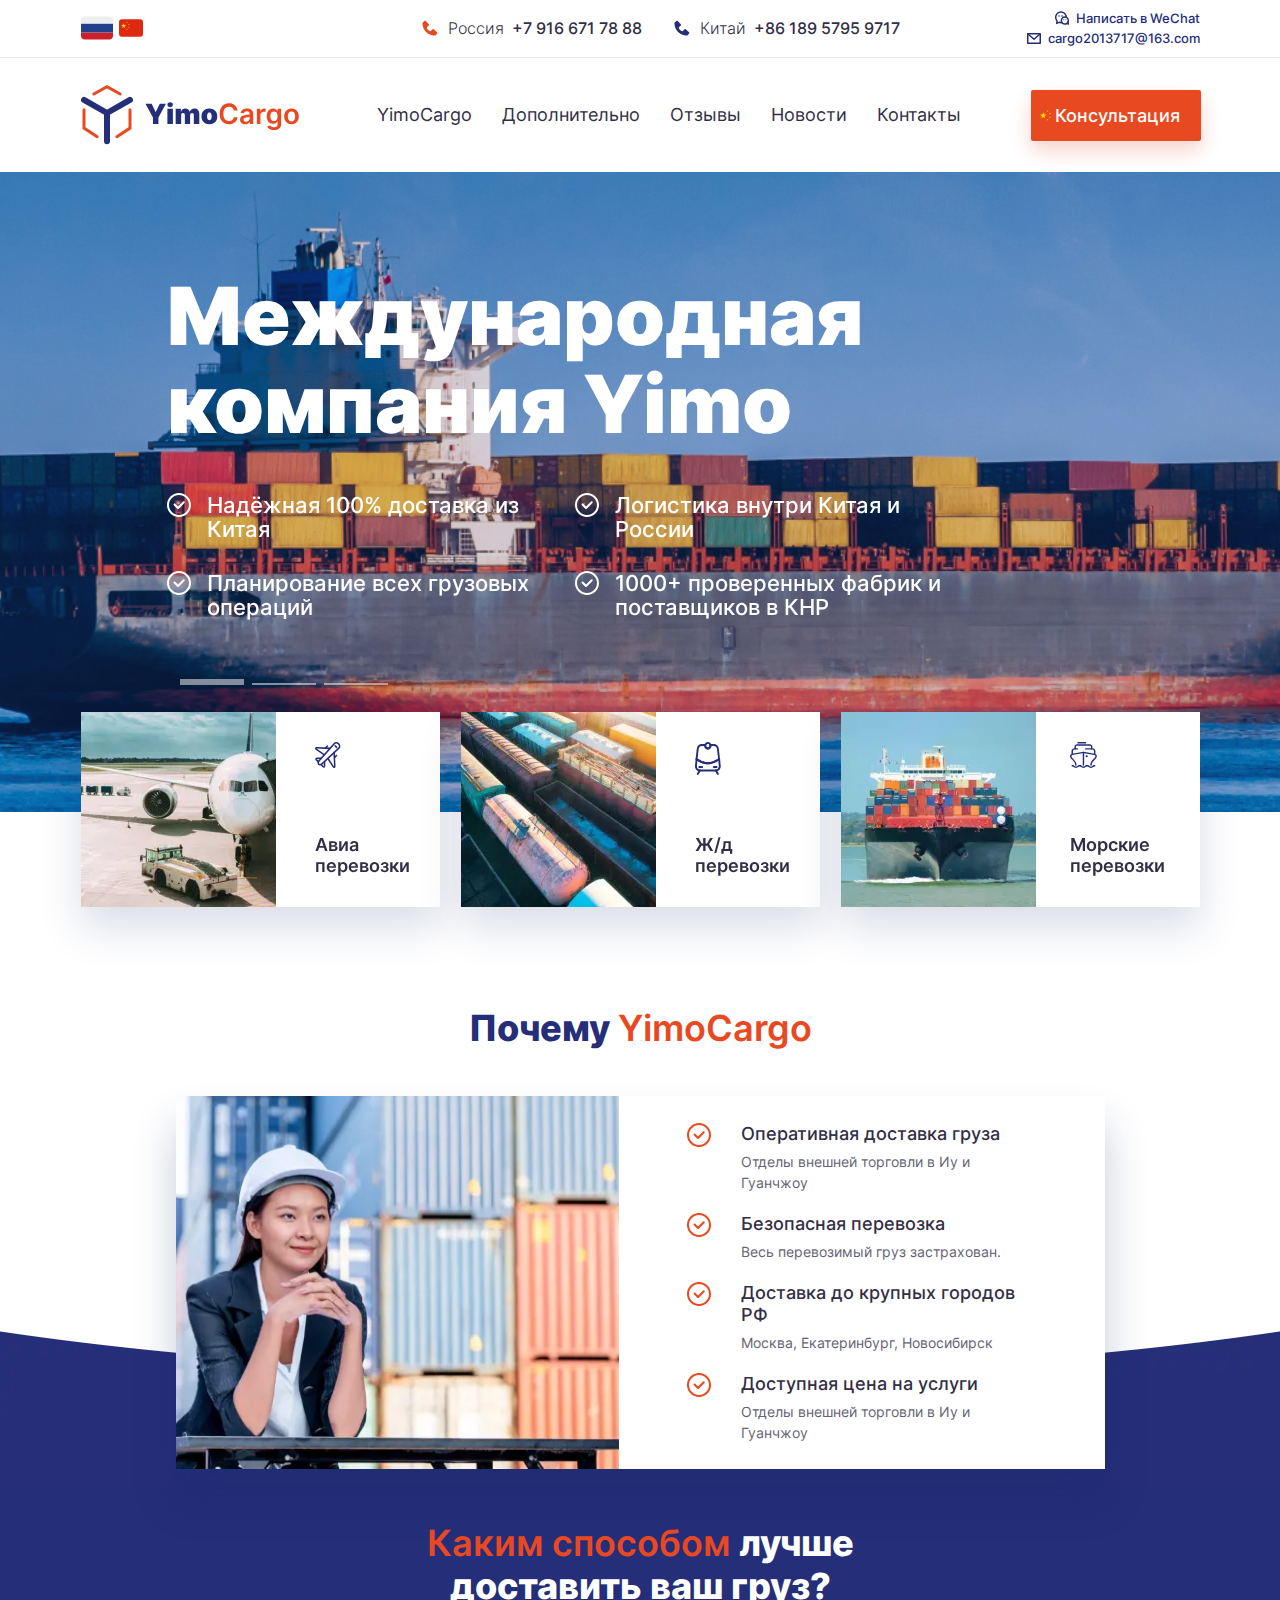
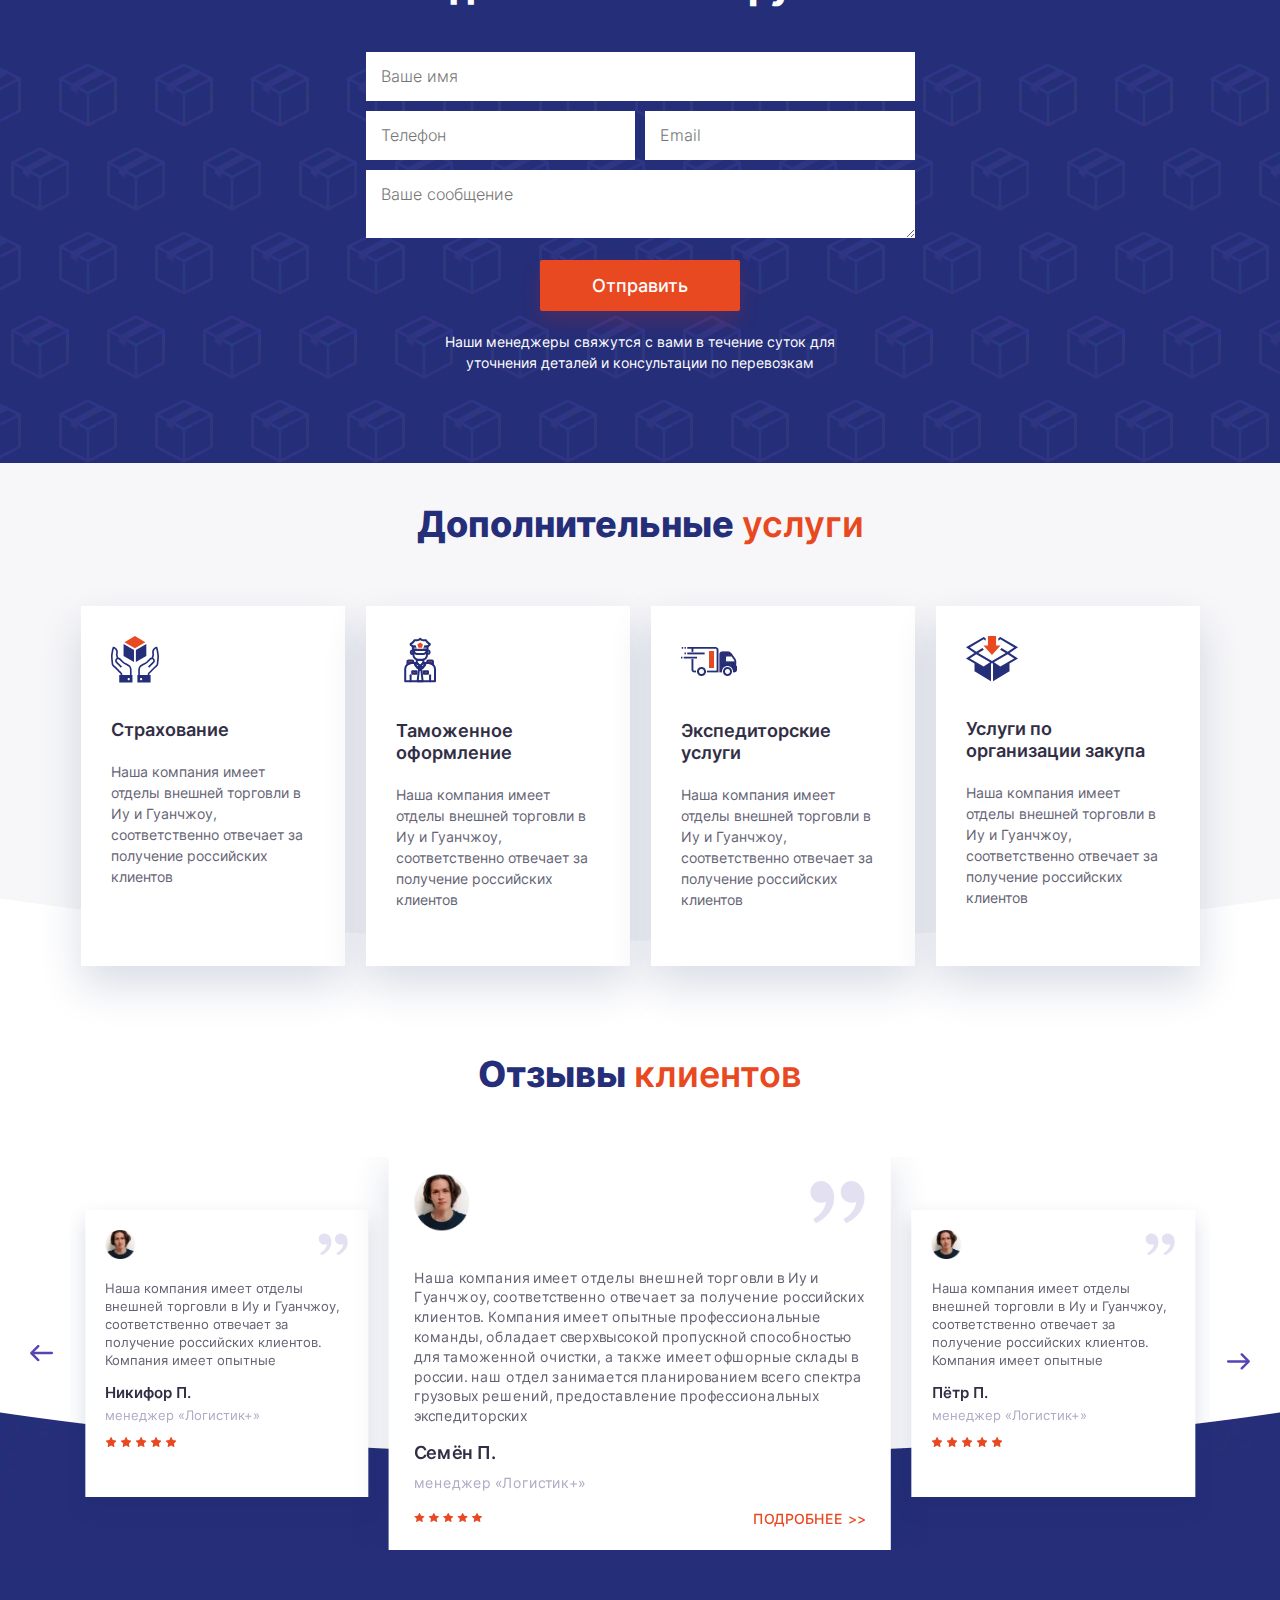
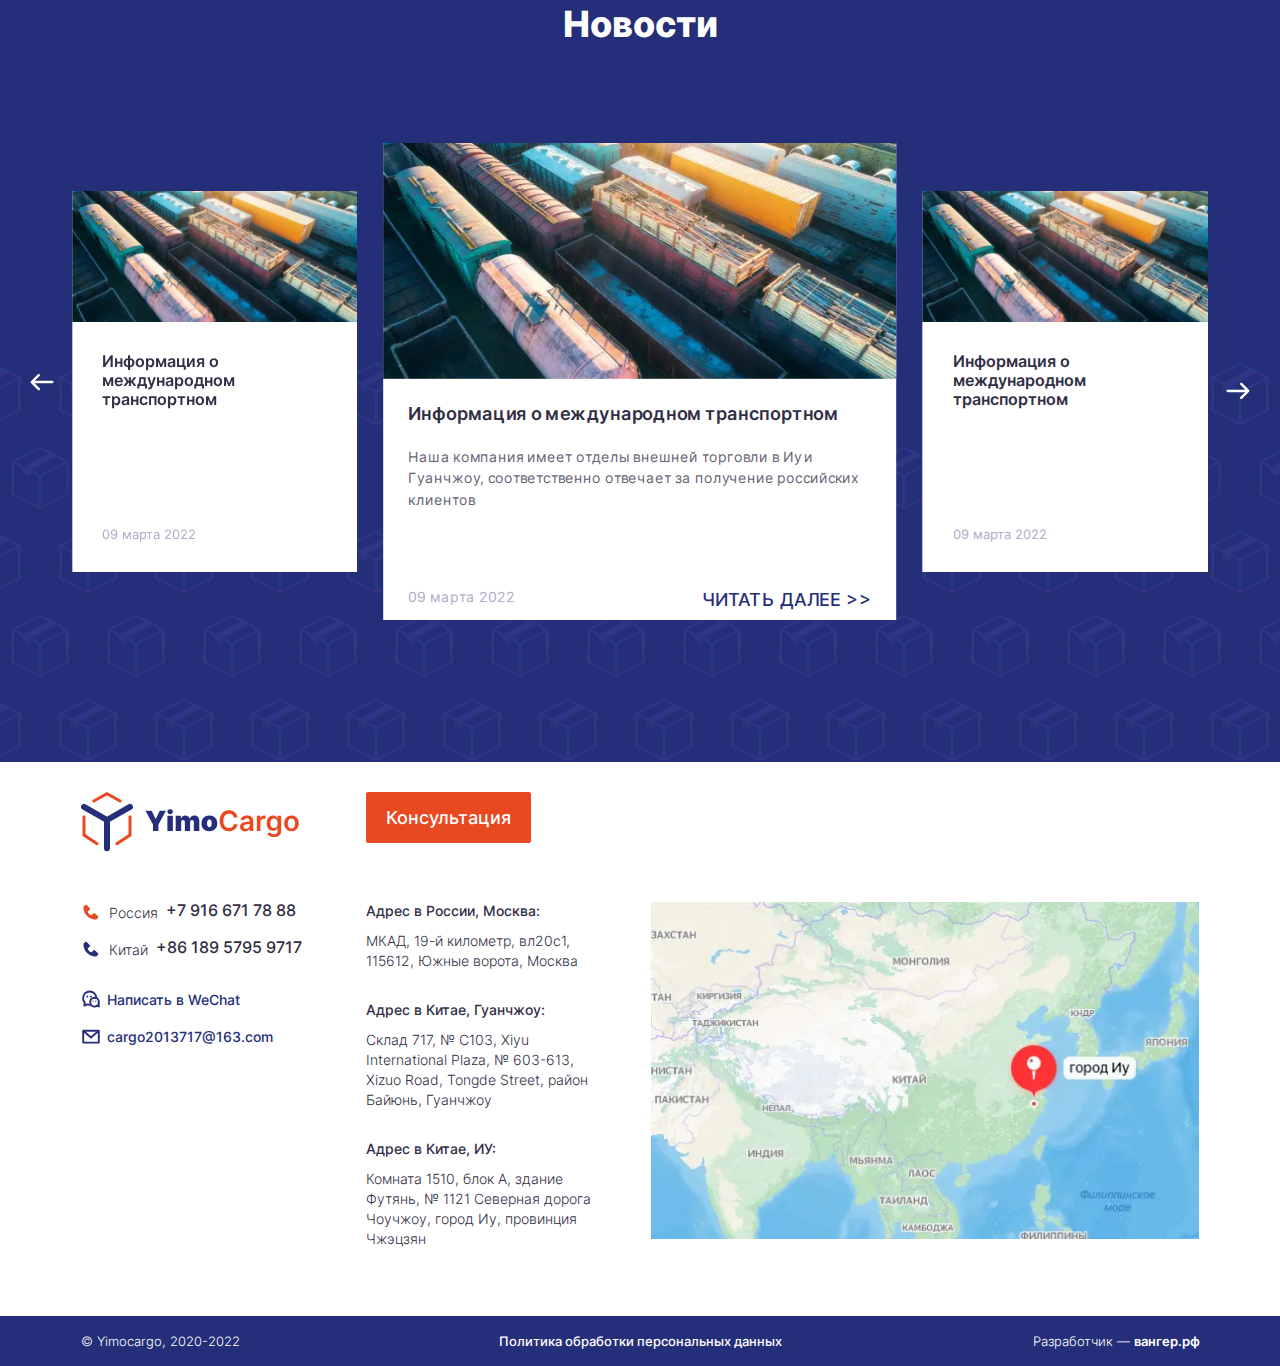
<file: index.html>
<!DOCTYPE html>
<html lang="en">
 <head>
	<meta charset="UTF-8">
	<meta http-equiv="X-UA-Compatible" content="IE=edge">
	<meta name="viewport" content="width=device-width, initial-scale=1.0">
	<link rel="stylesheet" href="css/style.min.css?_v=20220325115924">
	<title>Главная</title>
</head>

<body>
	
	<div class="wrapper">
		<!-- Header -->
<header class="header" id="header">
  <div class="header__top">
    <div class="container">
      <div class="row align-items-center">
        <div class="col-3 align-items-center">
          <div class="header__langs">
            <button class="header__lang active"><img src="img/header/russia.svg" alt="Language"></button>
            <button class="header__lang"><img src="img/header/china.svg" alt="Language"></button>
          </div>           
        </div>
        <div class="col-6">
          <ul class="header__phone-list d-lg-flex d-none justify-content-lg-center">
            <li class="header__phone-item">
              <div class="header__phone-title title_russia">Россия</div>
              <a href="tel:+79166717888" class="header__phone-link">+7 916 671 78 88</a>
            </li>
            <li class="header__phone-item">
              <div class="header__phone-title title_china">Китай</div>
              <a href="tel:+8618957959717" class="header__phone-link">+86 189 5795 9717</a>
            </li>
          </ul>
          <a class="logo-sm d-block d-lg-none" href="#"><img src="img/header/logo.svg" alt="logo" class="m-auto"></a>
        </div>
        <div class="col-3">
          <ul class="header__chat-list d-none d-lg-flex">
            <li class="header__chat-item wechat">
              <a href="#">Написать в WeChat</a>
            </li>
            <li class="header__chat-item mail">
            <a href="#">cargo2013717@163.com</a>
           </li>
          </ul>    
          <button class="burger d-flex d-lg-none" aria-label="Открыть меню" aria-expanded="false" data-burger id="toggle">
            <span class="burger__line"></span>
            <span class="burger__line"></span>
            <span class="burger__line"></span>
          </button>      
        </div>
      </div>
    </div>
  </div> 
  <div class="header__bottom">
    <div class="container">
      <div class="row align-items-center">
        <div class="d-lg-block d-none col-lg-2 col-xl-3">
          <a href="#"><img src="img/header/logo.svg" alt="logo"></a>
        </div>
        <div class="col-lg-8 col-xl-7">
          <nav class="header__nav">
            <ul class="header__nav-list d-none d-lg-flex">
              <li class="header__nav-item">
                <a href="#">YimoCargo</a>
              </li>
              <li class="header__nav-item">
                <a href="#">Дополнительно</a>
              </li>
              <li class="header__nav-item">
                <a href="#">Отзывы</a>
              </li>
              <li class="header__nav-item">
                <a href="#">Новости</a>
              </li>
              <li class="header__nav-item">
                <a href="#">Контакты</a>
              </li>
            </ul>
          </nav>
        </div>
        <div class="col-lg-2 col-xl-2">            
          <button class="btn-reset btn header__btn d-none d-lg-flex" data-graph-path="modal-order">Консультация</button>
        </div>
      </div>
    </div>
  </div> 
  <div class="overlay" id="overlay">
    <div class="header__menu-burger-wrapper" data-menu>
      <button class="header__menu-burger-close" data-menu-close><img src="img/header/burger-menu-close.svg" alt="burger-close"></button>
      <ul class="header__menu-burger-list">
        <li class="header__menu-burger-item"> <a href="#" data-menu-item data-scroll>YimoCargo</a></li>
        <li class="header__menu-burger-item"> <a href="#" data-menu-item data-scroll>Дополнительно</a></li>
        <li class="header__menu-burger-item"> <a href="#" data-menu-item data-scroll>Отзывы</a></li>
        <li class="header__menu-burger-item"> <a href="#" data-menu-item data-scroll>Новости</a></li>
        <li class="header__menu-burger-item"> <a href="#" data-menu-item data-scroll>Контакты</a></li>       
      </ul>
      <ul class="header__chat-burger-list">
        <li class="header__chat-item wechat">
          <a href="#">Написать в WeChat</a>
        </li>
        <li class="header__chat-item mail">
        <a href="#">cargo2013717@163.com</a>
       </li>
      </ul> 
      <ul class="header__phone-burger-list">
        <li class="header__phone-item">
          <div class="header__phone-title title_russia">Россия</div>
          <a href="tel:+79166717888" class="header__phone-link">+7 916 671 78 88</a>
        </li>
        <li class="header__phone-item">
          <div class="header__phone-title title_china">Китай</div>
          <a href="tel:+8618957959717" class="header__phone-link">+86 189 5795 9717</a>
        </li>
      </ul>   
      <button class="btn-reset btn header__btn" data-graph-path="modal-order">Консультация</button>      
    </div>
  </div> 
</header>

		<main>
			<!-- Intro -->
<section class="intro intro__slider" id="intro">
  <div class="swiper-wrapper">
    
    <div class="intro__slide swiper-slide"
      style="background: url('img/intro/intro-bg.png') no-repeat center center / cover;"><!-- SLIDE -->
      <div class="container">
        <div class="row">
          <div class="col-lg-8 offset-lg-1">
            <h1 data-animate="bottom" class="intro__title" data-animate>Международная компания Yimo</h1>
          </div>
        </div>
        <div class="row">
          <div class="col-lg-4 offset-lg-1">
            <ul data-animate="bottom" class="intro__list">
              <li class="intro__item">
                Надёжная 100% доставка из Китая
              </li>
              <li class="intro__item">
                Планирование всех грузовых операций
              </li>
            </ul>
          </div>
          <div class="col-lg-4">
            <ul data-animate="bottom" class="intro__list">
              <li class="intro__item">
                Логистика внутри
                Китая и России
              </li>
              <li class="intro__item">
                1000+ проверенных фабрик и поставщиков в КНР
              </li>
            </ul>
          </div>
        </div>      
      </div>
    </div><!-- /SLIDE -->

    <div class="intro__slide swiper-slide"
    style="background: url('img/intro/intro-bg.png') no-repeat center center / cover;"><!-- SLIDE -->
    <div class="container">
      <div class="row">
        <div class="col-lg-8 offset-lg-1">
          <h1 data-animate="bottom" class="intro__title">Международная компания Yimo</h1>
        </div>
      </div>
      <div class="row">
        <div class="col-lg-4 offset-lg-1">
          <ul data-animate="bottom" class="intro__list">
            <li class="intro__item">
              Надёжная 100% доставка из Китая
            </li>
            <li class="intro__item">
              Планирование всех грузовых операций
            </li>
          </ul>
        </div>
        <div class="col-lg-4">
          <ul data-animate="bottom" class="intro__list">
            <li class="intro__item">
              Логистика внутри
              Китая и России
            </li>
            <li class="intro__item">
              1000+ проверенных фабрик и поставщиков в КНР
            </li>
          </ul>
        </div>
      </div>
    </div>    
  </div><!-- /SLIDE -->

  <div class="intro__slide swiper-slide"
  style="background: url('img/intro/intro-bg.png') no-repeat center center / cover;"><!-- SLIDE -->
  <div class="container">
    <div class="row">
      <div class="col-lg-8 offset-lg-1">
        <h1 data-animate="bottom" class="intro__title">Международная компания Yimo</h1>
      </div>
    </div>
    <div class="row">
      <div class="col-lg-4 offset-lg-1">
        <ul data-animate="bottom" class="intro__list">
          <li class="intro__item">
            Надёжная 100% доставка из Китая
          </li>
          <li class="intro__item">
            Планирование всех грузовых операций
          </li>
        </ul>
      </div>
      <div class="col-lg-4">
        <ul data-animate="bottom" class="intro__list">
          <li class="intro__item">
            Логистика внутри
            Китая и России
          </li>
          <li class="intro__item">
            1000+ проверенных фабрик и поставщиков в КНР
          </li>
        </ul>
      </div>
    </div>
  </div>
</div><!-- /SLIDE -->

  </div>
  <div class="intro__pagination">
    <div class="container">
      <div class="row">
        <div class="col-lg-3 offset-lg-1">
          <div class="swiper-pagination"></div>
        </div>
      </div>
    </div>
  </div>
</section>




			<!-- Transport -->
<section class="transport" id="transport">
  <div class="container">
    <div class="row justify-content-center justify-content-lg-start">
      <div class="col-12 col-sm-6 col-lg-4">
        <div class="transport__card">
          <div class="transport__card-img"><picture><source srcset="img/transport/air1.webp" type="image/webp"><img src="img/transport/air1.png" alt="transport"></picture></div>
          <div class="transport__card-offer">
            <div class="transport__card-icon"><img src="img/transport/air.svg" alt="icon"></div>
            <h3 class="transport__card-title"> Авиа перевозки</h3>           
          </div>
        </div>
      </div>
      <div class="col-12 col-sm-6 col-lg-4">
        <div class="transport__card">
          <div class="transport__card-img"><picture><source srcset="img/transport/train1.webp" type="image/webp"><img src="img/transport/train1.png" alt="transport"></picture></div>
          <div class="transport__card-offer">
            <div class="transport__card-icon"><img src="img/transport/train.svg" alt="icon"></div>
            <h3 class="transport__card-title"> Ж/д
              перевозки</h3>           
          </div>
        </div>
      </div>
      <div class="col-12 col-sm-6 col-lg-4">
        <div class="transport__card">
          <div class="transport__card-img"><picture><source srcset="img/transport/ship1.webp" type="image/webp"><img src="img/transport/ship1.png" alt="transport"></picture></div>
          <div class="transport__card-offer">
            <div class="transport__card-icon"><img src="img/transport/ship.svg" alt="icon"></div>
            <h3 class="transport__card-title"> Морские
              перевозки</h3>           
          </div>
        </div>
      </div>
    </div>
  </div>
</section>
			<!-- Benefits -->
<section class="benefits" id="benefits">
  <div class="container">
    <div class="row text-center">
      <div class="col">
        <h2 class="benefits__title">Почему <span>YimoCargo</span></h2>
      </div>
    </div>
    <div class="row justify-content-center">
      <div class="col-lg-10">
        <div class="benefits__wrapper">
          <div class="row justify-content-start align-items-center w-100 margin-md-auto">
            <div class="col-lg-6"><picture><source srcset="img/benefits/benefit-image.webp" type="image/webp"><img class="m-auto w-100" src="img/benefits/benefit-image.png" alt="benefit-image"></picture></div>
            <div class="col-md-8 col-lg-6 bg-white benefits__inner">
              <ul class="benefits__list">
                <li class="benefits__item">
                  <div class="benefits__item-title">Оперативная доставка груза</div>
                  <div class="benefits__item-descr">Отделы внешней торговли в Иу и Гуанчжоу</div>
                </li>
                <li class="benefits__item">
                  <div class="benefits__item-title">Безопасная перевозка</div>
                  <div class="benefits__item-descr">Весь перевозимый груз застрахован.</div>
                </li>
                <li class="benefits__item">
                  <div class="benefits__item-title">Доставка до крупных городов РФ</div>
                  <div class="benefits__item-descr">Москва, Екатеринбург, Новосибирск</div>
                </li>
                 <li class="benefits__item">
                  <div class="benefits__item-title">Доступная цена на услуги</div>
                  <div class="benefits__item-descr">Отделы внешней торговли в Иу и Гуанчжоу</div>
                </li>
              </ul>
            </div>
          </div>
        </div>
      </div>
    </div>
  </div>
</section>
			<!-- Ways -->
<section class="ways" id="ways">
  <div class="container-fluid p-0">
    <div class="ways__bg-rounded"><picture><source srcset="img/ways/bg-rounded.webp" type="image/webp"><img src="img/ways/bg-rounded.png" alt=""></picture></div>
  </div>
  <div class="ways__wrapper">
    <div class="container">
      <div class="row justify-content-center text-center">
        <div class="col-lg-6">
          <h2 class="ways__title"><span>Каким способом </span>лучше<br>
            доставить ваш груз?</h2>
        </div>
      </div>
      <div class="row justify-content-center">
        <div class="col-lg-6">
          <form class="ways__form">
            <div class="row">
              <div class="col-lg-12">
                <input type="text" placeholder="Ваше имя">
              </div>
            </div>
            <div class="row">
              <div class="col-lg-6 pr-5">
                <input type="tel" placeholder="Телефон">
              </div>
              <div class="col-lg-6 pl-5">
                <input type="email" placeholder="Email">
              </div>
            </div>
            <div class="row">
              <div class="col-12">
                <textarea name="ways__text" id="ways__text" cols="5" rows="2" placeholder="Ваше сообщение"></textarea>
              </div>
            </div>
            <div class="row justify-content-center text-center">
              <div class="col-lg-6">
                <button type="submit" class="btn ways__btn">Отправить</button>
              </div>
            </div>
            <div class="row justify-content-center text-center">
              <div class="col-lg-10">
                <p class="ways__text">
                  Наши менеджеры свяжутся с вами в течение суток
                  для уточнения деталей и консультации по перевозкам
                </p>
              </div>
            </div>
          </form>
        </div>
      </div>
    </div>
  </div>

</section>
			<!-- Services -->
<section class="services" id="services">
  <div class="container">
    <div class="row text-center">
      <div class="col-12">
        <h2 class="services__title">Дополнительные <span>услуги</span></h2>
      </div>
    </div>
    <div class="row services__cards">
      <div class="col-sm-6 col-lg-3">
        <div class="services__item">
          <img src="img/services/serv-1.svg" alt="services-icon">
          <h3 class="services__item-title">Страхование</h3>
          <p class="services__item-text">Наша компания имеет отделы внешней торговли в Иу и Гуанчжоу, соответственно отвечает
            за получение российских клиентов</p>
        </div>
      </div>
      <div class="col-sm-6 col-lg-3">
        <div class="services__item">
          <img src="img/services/serv-2.svg" alt="services-icon">
          <h3 class="services__item-title">Таможенное оформление</h3>
          <p class="services__item-text">Наша компания имеет отделы внешней торговли в Иу и Гуанчжоу, соответственно отвечает
            за получение российских клиентов</p>
        </div>
      </div>
      <div class="col-sm-6 col-lg-3">
        <div class="services__item">
          <picture><source srcset="img/services/serv-3.webp" type="image/webp"><img src="img/services/serv-3.png" alt="services-icon"></picture>
          <h3 class="services__item-title">Экспедиторские услуги</h3>
          <p class="services__item-text">Наша компания имеет отделы внешней торговли в Иу и Гуанчжоу, соответственно отвечает
            за получение российских клиентов</p>
        </div>
      </div>
      <div class="col-sm-6 col-lg-3">
        <div class="services__item">
          <img src="img/services/serv-4.svg" alt="services-icon">
          <h3 class="services__item-title">Услуги по организации закупа</h3>
          <p class="services__item-text">Наша компания имеет отделы внешней торговли в Иу и Гуанчжоу, соответственно отвечает
            за получение российских клиентов</p>
        </div>
      </div>
    </div>
  </div>
</section>
			<!-- Reviews -->
<section class="reviews" id="reviews">
  <div class="container-fluid p-0">
    <div class="reviews__bg-rounded"><picture><source srcset="img/reviews/bg-rounded.webp" type="image/webp"><img src="img/reviews/bg-rounded.png" alt="rounded-img"></picture></div>
  </div>
  <div class="reviews__wrapper">
    <div class="container">
      <div class="row justify-content-center text-center">
        <div class="col-12">
          <h2 class="reviews__title">Отзывы <span>клиентов</span></h2>
        </div>
      </div>
    </div>

    <!-- <div class="row"> -->
    <!-- <div class="col-lg-12"> -->
    <div class="reviews__slider-container">
      <div class="reviews__slider swiper">
        <div class="swiper-wrapper">
          <div class="reviews__slide-wrapper swiper-slide">
            <div class="reviews__slide">
              <!-- SLIDE -->
              <div class="reviews__person">
                <picture><source srcset="img/reviews/man.webp" type="image/webp"><img src="img/reviews/man.png" alt="photo"></picture>
                <img class="reviews__icon" src="img/reviews/reviews-icon.svg" alt="icon">
              </div>
              <p class="reviews__text">
                Наша компания имеет отделы внешней торговли в Иу и Гуанчжоу, соответственно отвечает за получение
                российских клиентов. Компания имеет опытные профессиональные команды, обладает сверхвысокой пропускной
                способностью для таможенной очистки, а также имеет офшорные склады в россии. наш отдел занимается
                планированием всего спектра грузовых решений, предоставление профессиональных экспедиторских
              </p>
              <div class="reviews__name">Семён П.</div>
              <div class="reviews__work">менеджер «Логистик+»</div>
              <div class="reviews__btn-wrapper">
                <div class="reviews__stars">
                  <div class="reviews__star"><img src="img/reviews/star.svg" alt="star-img"></div>
                  <div class="reviews__star"><img src="img/reviews/star.svg" alt="star-img"></div>
                  <div class="reviews__star"><img src="img/reviews/star.svg" alt="star-img"></div>
                  <div class="reviews__star"><img src="img/reviews/star.svg" alt="star-img"></div>
                  <div class="reviews__star"><img src="img/reviews/star.svg" alt="star-img"></div>
                </div>
                <a href="#" class="reviews__btn">Подробнее</a>
              </div>
            </div><!-- /SLIDE -->
          </div>
          <div class="reviews__slide-wrapper swiper-slide">
            <div class="reviews__slide">
              <!-- SLIDE -->
              <div class="reviews__person">
                <picture><source srcset="img/reviews/man.webp" type="image/webp"><img src="img/reviews/man.png" alt="photo"></picture>
                <img class="reviews__icon" src="img/reviews/reviews-icon.svg" alt="icon">
              </div>
              <p class="reviews__text">
                Наша компания имеет отделы внешней торговли в Иу и Гуанчжоу, соответственно отвечает за получение
                российских клиентов. Компания имеет опытные профессиональные команды, обладает сверхвысокой пропускной
                способностью для таможенной очистки, а также имеет офшорные склады в россии. наш отдел занимается
                планированием всего спектра грузовых решений, предоставление профессиональных экспедиторских
              </p>
              <div class="reviews__name">Пётр П.</div>
              <div class="reviews__work">менеджер «Логистик+»</div>
              <div class="reviews__btn-wrapper">
                <div class="reviews__stars">
                  <div class="reviews__star"><img src="img/reviews/star.svg" alt="star-img"></div>
                  <div class="reviews__star"><img src="img/reviews/star.svg" alt="star-img"></div>
                  <div class="reviews__star"><img src="img/reviews/star.svg" alt="star-img"></div>
                  <div class="reviews__star"><img src="img/reviews/star.svg" alt="star-img"></div>
                  <div class="reviews__star"><img src="img/reviews/star.svg" alt="star-img"></div>
                </div>
                <a href="#" class="reviews__btn">Подробнее</a>
              </div>
            </div><!-- /SLIDE -->
          </div>
          <div class="reviews__slide-wrapper swiper-slide">
            <div class="reviews__slide">
              <!-- SLIDE -->
              <div class="reviews__person">
                <picture><source srcset="img/reviews/man.webp" type="image/webp"><img src="img/reviews/man.png" alt="photo"></picture>
                <img class="reviews__icon" src="img/reviews/reviews-icon.svg" alt="icon">
              </div>
              <p class="reviews__text">
                Наша компания имеет отделы внешней торговли в Иу и Гуанчжоу, соответственно отвечает за получение
                российских клиентов. Компания имеет опытные профессиональные команды, обладает сверхвысокой пропускной
                способностью для таможенной очистки, а также имеет офшорные склады в россии. наш отдел занимается
                планированием всего спектра грузовых решений, предоставление профессиональных экспедиторских
              </p>
              <div class="reviews__name">Игорь П.</div>
              <div class="reviews__work">менеджер «Логистик+»</div>
              <div class="reviews__btn-wrapper">
                <div class="reviews__stars">
                  <div class="reviews__star"><img src="img/reviews/star.svg" alt="star-img"></div>
                  <div class="reviews__star"><img src="img/reviews/star.svg" alt="star-img"></div>
                  <div class="reviews__star"><img src="img/reviews/star.svg" alt="star-img"></div>
                  <div class="reviews__star"><img src="img/reviews/star.svg" alt="star-img"></div>
                  <div class="reviews__star"><img src="img/reviews/star.svg" alt="star-img"></div>
                </div>
                <a href="#" class="reviews__btn">Подробнее</a>
              </div>
            </div><!-- /SLIDE -->
          </div>
          <div class="reviews__slide-wrapper swiper-slide">
            <div class="reviews__slide ">
              <!-- SLIDE -->
              <div class="reviews__person">
                <picture><source srcset="img/reviews/man.webp" type="image/webp"><img src="img/reviews/man.png" alt="photo"></picture>
                <img class="reviews__icon" src="img/reviews/reviews-icon.svg" alt="icon">
              </div>
              <p class="reviews__text">
                Наша компания имеет отделы внешней торговли в Иу и Гуанчжоу, соответственно отвечает за получение
                российских клиентов. Компания имеет опытные профессиональные команды, обладает сверхвысокой пропускной
                способностью для таможенной очистки, а также имеет офшорные склады в россии. наш отдел занимается
                планированием всего спектра грузовых решений, предоставление профессиональных экспедиторских
              </p>
              <div class="reviews__name">Илья П.</div>
              <div class="reviews__work">менеджер «Логистик+»</div>
              <div class="reviews__btn-wrapper">
                <div class="reviews__stars">
                  <div class="reviews__star"><img src="img/reviews/star.svg" alt="star-img"></div>
                  <div class="reviews__star"><img src="img/reviews/star.svg" alt="star-img"></div>
                  <div class="reviews__star"><img src="img/reviews/star.svg" alt="star-img"></div>
                  <div class="reviews__star"><img src="img/reviews/star.svg" alt="star-img"></div>
                  <div class="reviews__star"><img src="img/reviews/star.svg" alt="star-img"></div>
                </div>
                <a href="#" class="reviews__btn">Подробнее</a>
              </div>
            </div><!-- /SLIDE -->
          </div>
          <div class="reviews__slide-wrapper swiper-slide">
            <div class="reviews__slide">
              <!-- SLIDE -->
              <div class="reviews__person">
                <picture><source srcset="img/reviews/man.webp" type="image/webp"><img src="img/reviews/man.png" alt="photo"></picture>
                <img class="reviews__icon" src="img/reviews/reviews-icon.svg" alt="icon">
              </div>
              <p class="reviews__text">
                Наша компания имеет отделы внешней торговли в Иу и Гуанчжоу, соответственно отвечает за получение
                российских клиентов. Компания имеет опытные профессиональные команды, обладает сверхвысокой пропускной
                способностью для таможенной очистки, а также имеет офшорные склады в россии. наш отдел занимается
                планированием всего спектра грузовых решений, предоставление профессиональных экспедиторских
              </p>
              <div class="reviews__name">Олег П.</div>
              <div class="reviews__work">менеджер «Логистик+»</div>
              <div class="reviews__btn-wrapper">
                <div class="reviews__stars">
                  <div class="reviews__star"><img src="img/reviews/star.svg" alt="star-img"></div>
                  <div class="reviews__star"><img src="img/reviews/star.svg" alt="star-img"></div>
                  <div class="reviews__star"><img src="img/reviews/star.svg" alt="star-img"></div>
                  <div class="reviews__star"><img src="img/reviews/star.svg" alt="star-img"></div>
                  <div class="reviews__star"><img src="img/reviews/star.svg" alt="star-img"></div>
                </div>
                <a href="#" class="reviews__btn">Подробнее</a>
              </div>
            </div><!-- /SLIDE -->
          </div>
          <div class="reviews__slide-wrapper swiper-slide">
            <div class="reviews__slide">
              <!-- SLIDE -->
              <div class="reviews__person">
                <picture><source srcset="img/reviews/man.webp" type="image/webp"><img src="img/reviews/man.png" alt="photo"></picture>
                <img class="reviews__icon" src="img/reviews/reviews-icon.svg" alt="icon">
              </div>
              <p class="reviews__text">
                Наша компания имеет отделы внешней торговли в Иу и Гуанчжоу, соответственно отвечает за получение
                российских клиентов. Компания имеет опытные профессиональные команды, обладает сверхвысокой пропускной
                способностью для таможенной очистки, а также имеет офшорные склады в россии. наш отдел занимается
                планированием всего спектра грузовых решений, предоставление профессиональных экспедиторских
              </p>
              <div class="reviews__name">Никифор П.</div>
              <div class="reviews__work">менеджер «Логистик+»</div>
              <div class="reviews__btn-wrapper">
                <div class="reviews__stars">
                  <div class="reviews__star"><img src="img/reviews/star.svg" alt="star-img"></div>
                  <div class="reviews__star"><img src="img/reviews/star.svg" alt="star-img"></div>
                  <div class="reviews__star"><img src="img/reviews/star.svg" alt="star-img"></div>
                  <div class="reviews__star"><img src="img/reviews/star.svg" alt="star-img"></div>
                  <div class="reviews__star"><img src="img/reviews/star.svg" alt="star-img"></div>
                </div>
                <a href="#" class="reviews__btn">Подробнее</a>
              </div>
            </div><!-- /SLIDE -->
          </div>
        </div>
      </div>
      <div class="reviews-button-prev reviews__btn-nav"><img src="img/reviews/btn-prev.svg" alt="prev"></div>
      <div class="reviews-button-next reviews__btn-nav"><img src="img/reviews/btn-prev.svg" alt="next"></div>
    </div>
    <!-- </div> -->
    <!-- </div> -->
  </div><!-- reviews__wrapper-->
</section>
			<!-- News -->
<div class="news" id="news">
  <div class="container-fluid p-0">
    <div class="news__bg-rounded"><picture><source srcset="img/ways/bg-rounded.webp" type="image/webp"><img src="img/ways/bg-rounded.png" alt="rounded-img"></picture></div>
  </div>
  <div class="news__wrapper">
    <div class="container">
      <div class="row justify-content-center text-center">
        <div class="col-12">
          <h2 class="news__title">Новости</h2>
        </div>
      </div>
    </div>

    <!-- SLIDER-NEWS -->
    <div class="news__slider-container">
      <div class="news__slider swiper">
        <div class="swiper-wrapper">

          <div class="news__slide swiper-slide">
            <!-- SLIDE -->
            <div class="news__slide-img">
              <picture><source srcset="img/news/news-image.webp" type="image/webp"><img src="img/news/news-image.jpg" alt="news-image"></picture>
            </div>
            <div class="news__slide-offer">
              <div class="news__slide-title">
                Информация о международном транспортном
              </div>
              <p class="news__slide-text">
                Наша компания имеет отделы внешней торговли в Иу и Гуанчжоу, соответственно отвечает за получение
                российских клиентов
              </p>
              <div class="news__slide-inner">
                <div class="news__slide-date">09 марта 2022</div>
                <a class="news__slide-link" href="#">Читать далее >></a>
              </div>
            </div>
          </div><!-- /SLIDE -->
          <div class="news__slide swiper-slide">
            <!-- SLIDE -->
            <div class="news__slide-img">
              <picture><source srcset="img/news/news-image.webp" type="image/webp"><img src="img/news/news-image.jpg" alt="news-image"></picture>
            </div>
            <div class="news__slide-offer">
              <div class="news__slide-title">
                Информация о международном транспортном
              </div>
              <p class="news__slide-text">
                Наша компания имеет отделы внешней торговли в Иу и Гуанчжоу, соответственно отвечает за получение
                российских клиентов
              </p>
              <div class="news__slide-inner">
                <div class="news__slide-date">09 марта 2022</div>
                <a class="news__slide-link" href="#">Читать далее >></a>
              </div>
            </div>
          </div><!-- /SLIDE -->
          <div class="news__slide swiper-slide">
            <!-- SLIDE -->
            <div class="news__slide-img">
              <picture><source srcset="img/news/news-image.webp" type="image/webp"><img src="img/news/news-image.jpg" alt="news-image"></picture>
            </div>
            <div class="news__slide-offer">
              <div class="news__slide-title">
                Информация о международном транспортном
              </div>
              <p class="news__slide-text">
                Наша компания имеет отделы внешней торговли в Иу и Гуанчжоу, соответственно отвечает за получение
                российских клиентов
              </p>
              <div class="news__slide-inner">
                <div class="news__slide-date">09 марта 2022</div>
                <a class="news__slide-link" href="#">Читать далее >></a>
              </div>
            </div>
          </div><!-- /SLIDE -->
          <div class="news__slide swiper-slide">
            <!-- SLIDE -->
            <div class="news__slide-img">
              <picture><source srcset="img/news/news-image.webp" type="image/webp"><img src="img/news/news-image.jpg" alt="news-image"></picture>
            </div>
            <div class="news__slide-offer">
              <div class="news__slide-title">
                Информация о международном транспортном
              </div>
              <p class="news__slide-text">
                Наша компания имеет отделы внешней торговли в Иу и Гуанчжоу, соответственно отвечает за получение
                российских клиентов
              </p>
              <div class="news__slide-inner">
                <div class="news__slide-date">09 марта 2022</div>
                <a class="news__slide-link" href="#">Читать далее >></a>
              </div>
            </div>
          </div><!-- /SLIDE -->
          <div class="news__slide swiper-slide">
            <!-- SLIDE -->
            <div class="news__slide-img">
              <picture><source srcset="img/news/news-image.webp" type="image/webp"><img src="img/news/news-image.jpg" alt="news-image"></picture>
            </div>
            <div class="news__slide-offer">
              <div class="news__slide-title">
                Информация о международном транспортном
              </div>
              <p class="news__slide-text">
                Наша компания имеет отделы внешней торговли в Иу и Гуанчжоу, соответственно отвечает за получение
                российских клиентов
              </p>
              <div class="news__slide-inner">
                <div class="news__slide-date">09 марта 2022</div>
                <a class="news__slide-link" href="#">Читать далее >></a>
              </div>
            </div>
          </div><!-- /SLIDE -->
        </div>
      </div>
      <div class="news-button-next news__btn-nav"><img src="img/news/arrow-left.svg" alt="prev"></div>
      <div class="news-button-prev news__btn-nav"><img src="img/news/arrow-left.svg" alt="next"></div>
    </div>
  </div>
</div>


			<!-- Contacts -->
<section class="contacts" id="contacts">
  <div class="container">
    <div class="contacts__top">
      <div class="row">
        <div class="col-6 col-lg-3">
          <a href="#"><img src="img/header/logo.svg" alt="logo"></a>
        </div>
        <div class="col-6 col-lg-9">         
          <button class="btn-reset btn contacts__btn" data-graph-path="modal-order">Консультация</button>
        </div>
      </div>
    </div>
    <div class="contacts__bottom">
      <div class="row">
        <div class="col-sm-6 col-lg-3">
          <ul class="contacts__phone-list">
            <li class="contacts__phone-item">
              <div class="contacts__phone-title title_russia">Россия</div>
              <a href="tel:+79166717888" class="contacts__phone-link">+7 916 671 78 88</a>
            </li>
            <li class="contacts__phone-item">
              <div class="contacts__phone-title title_china">Китай</div>
              <a href="tel:+8618957959717" class="contacts__phone-link">+86 189 5795 9717</a>
            </li>
          </ul>
          <ul class="contacts__chat-list">
            <li class="contacts__chat-item wechat">
              <a href="#">Написать в WeChat</a>
            </li>
            <li class="contacts__chat-item mail">
             <a href="#">cargo2013717@163.com</a>
           </li>
          </ul>
        </div>
        <div class="col-sm-6 col-lg-3">
          <ul class="contacts__adress-list">
            <li class="contacts__adress-item">
              <div class="contacts__adress-title">
                Адрес в России, Москва:
              </div>
              <p class="contacts__adress-text">
                МКАД, 19-й километр, вл20с1, 115612, Южные ворота, Москва
              </p>
            </li>
            <li class="contacts__adress-item">
              <div class="contacts__adress-title">
                Адрес в Китае, Гуанчжоу:
              </div>
              <p class="contacts__adress-text">
                Склад 717, № C103, Xiyu International Plaza, № 603-613, Xizuo Road, Tongde Street, район Байюнь, Гуанчжоу
              </p>
            </li>
            <li class="contacts__adress-item">
              <div class="contacts__adress-title">
                Адрес в Китае, ИУ:
              </div>
              <p class="contacts__adress-text">
                Комната 1510, блок А, здание Футянь, № 1121 Северная дорога Чоучжоу, город Иу, провинция Чжэцзян
              </p>
            </li>
          </ul>
        </div>
        <div class="col-lg-6">
          <picture><source srcset="img/contacts/map-img.webp" type="image/webp"><img src="img/contacts/map-img.png" alt="map-image" class="contacts__map m-30"></picture>
        </div>
      </div>
    </div>
  </div>
</section>
		</main>
		<!-- Footer -->
<footer class="footer" id="footer">
  <div class="container">
    <div class="row text-center text-md-start">
      <div class="col-md-3">
        <div class="footer__copyright">
          © Yimocargo, 2020-2022
        </div>
      </div>
      <div class="col-md-6 text-center">
        <div class="footer__politics">Политика обработки персональных данных</div>
      </div>
      <div class="col-md-3 text-center text-md-end">
        <div class="footer__develop">Разработчик — <span>вангер.рф</span></div>
      </div>
    </div>
  </div>
</footer>
		<!-- Modal -->
<div class="graph-modal">
  <div class="graph-modal__container" role="dialog" aria-modal="true" data-graph-target="modal-order">
    <button class="btn-reset graph-modal__close" aria-label="Закрыть модальное окно"></button>
    <div class="graph-modal__content">
      <div class="graph-modal__title">
        Оставить заявку
      </div>
      <div class="graph-modal__input-wrapper name">
        <label for="modal-name">Ваше имя</label>
        <input type="text" id="modal-name">
      </div>
      <div class="graph-modal__input-wrapper phone">
        <label for="modal-phone">Ваш номер телефона</label>
        <input type="number" id="modal-phone">
      </div>
      <div class="graph-modal__input-wrapper email">
        <label for="modal-mail">Ваш e-mail</label>
        <input type="email" id="modal-mail">
      </div>   
       <div class="graph-modal__input-wrapper">
        <label for="modal__textarea">Комментарий</label>
         <textarea name="graph-textarea" id="modal__textarea" cols="30" rows="4" placeholder="Укажите здесь информацию о желаемой дате и времени звонка"></textarea>
       </div>
      <button class="graph-modal__btn btn btn_graph">Отправить заявку</button>     
    </div>
  </div>
</div>
	</div>

	<script src="js/app.min.js?_v=20220325115924"></script>
</body>

</html>
</file>
<file: css/style.min.css>
@charset "UTF-8";@font-face{font-family:swiper-icons;src:url("data:application/font-woff;charset=utf-8;base64, [base64]//wADZ2x5ZgAAAywAAADMAAAD2MHtryVoZWFkAAABbAAAADAAAAA2E2+eoWhoZWEAAAGcAAAAHwAAACQC9gDzaG10eAAAAigAAAAZAAAArgJkABFsb2NhAAAC0AAAAFoAAABaFQAUGG1heHAAAAG8AAAAHwAAACAAcABAbmFtZQAAA/gAAAE5AAACXvFdBwlwb3N0AAAFNAAAAGIAAACE5s74hXjaY2BkYGAAYpf5Hu/j+W2+MnAzMYDAzaX6QjD6/4//Bxj5GA8AuRwMYGkAPywL13jaY2BkYGA88P8Agx4j+/8fQDYfA1AEBWgDAIB2BOoAeNpjYGRgYNBh4GdgYgABEMnIABJzYNADCQAACWgAsQB42mNgYfzCOIGBlYGB0YcxjYGBwR1Kf2WQZGhhYGBiYGVmgAFGBiQQkOaawtDAoMBQxXjg/wEGPcYDDA4wNUA2CCgwsAAAO4EL6gAAeNpj2M0gyAACqxgGNWBkZ2D4/wMA+xkDdgAAAHjaY2BgYGaAYBkGRgYQiAHyGMF8FgYHIM3DwMHABGQrMOgyWDLEM1T9/w8UBfEMgLzE////P/5//f/V/xv+r4eaAAeMbAxwIUYmIMHEgKYAYjUcsDAwsLKxc3BycfPw8jEQA/[base64]/uznmfPFBNODM2K7MTQ45YEAZqGP81AmGGcF3iPqOop0r1SPTaTbVkfUe4HXj97wYE+yNwWYxwWu4v1ugWHgo3S1XdZEVqWM7ET0cfnLGxWfkgR42o2PvWrDMBSFj/IHLaF0zKjRgdiVMwScNRAoWUoH78Y2icB/yIY09An6AH2Bdu/UB+yxopYshQiEvnvu0dURgDt8QeC8PDw7Fpji3fEA4z/PEJ6YOB5hKh4dj3EvXhxPqH/SKUY3rJ7srZ4FZnh1PMAtPhwP6fl2PMJMPDgeQ4rY8YT6Gzao0eAEA409DuggmTnFnOcSCiEiLMgxCiTI6Cq5DZUd3Qmp10vO0LaLTd2cjN4fOumlc7lUYbSQcZFkutRG7g6JKZKy0RmdLY680CDnEJ+UMkpFFe1RN7nxdVpXrC4aTtnaurOnYercZg2YVmLN/d/gczfEimrE/fs/bOuq29Zmn8tloORaXgZgGa78yO9/cnXm2BpaGvq25Dv9S4E9+5SIc9PqupJKhYFSSl47+Qcr1mYNAAAAeNptw0cKwkAAAMDZJA8Q7OUJvkLsPfZ6zFVERPy8qHh2YER+3i/BP83vIBLLySsoKimrqKqpa2hp6+jq6RsYGhmbmJqZSy0sraxtbO3sHRydnEMU4uR6yx7JJXveP7WrDycAAAAAAAH//wACeNpjYGRgYOABYhkgZgJCZgZNBkYGLQZtIJsFLMYAAAw3ALgAeNolizEKgDAQBCchRbC2sFER0YD6qVQiBCv/H9ezGI6Z5XBAw8CBK/m5iQQVauVbXLnOrMZv2oLdKFa8Pjuru2hJzGabmOSLzNMzvutpB3N42mNgZGBg4GKQYzBhYMxJLMlj4GBgAYow/P/PAJJhLM6sSoWKfWCAAwDAjgbRAAB42mNgYGBkAIIbCZo5IPrmUn0hGA0AO8EFTQAA");font-weight:400;font-style:normal}:root{--swiper-theme-color:#007aff}.swiper{margin-left:auto;margin-right:auto;position:relative;overflow:hidden;list-style:none;padding:0;z-index:1}.swiper-vertical>.swiper-wrapper{-webkit-box-orient:vertical;-webkit-box-direction:normal;-ms-flex-direction:column;flex-direction:column}.swiper-wrapper{position:relative;width:100%;height:100%;z-index:1;display:-webkit-box;display:-ms-flexbox;display:flex;-webkit-transition-property:-webkit-transform;transition-property:-webkit-transform;-o-transition-property:transform;transition-property:transform;transition-property:transform,-webkit-transform;-webkit-box-sizing:content-box;box-sizing:content-box}.swiper-android .swiper-slide,.swiper-wrapper{-webkit-transform:translate3d(0,0,0);transform:translate3d(0,0,0)}.swiper-pointer-events{-ms-touch-action:pan-y;touch-action:pan-y}.swiper-pointer-events.swiper-vertical{-ms-touch-action:pan-x;touch-action:pan-x}.swiper-slide{-ms-flex-negative:0;flex-shrink:0;width:100%;height:100%;position:relative;-webkit-transition-property:-webkit-transform;transition-property:-webkit-transform;-o-transition-property:transform;transition-property:transform;transition-property:transform,-webkit-transform}.swiper-slide-invisible-blank{visibility:hidden}.swiper-autoheight,.swiper-autoheight .swiper-slide{height:auto}.swiper-autoheight .swiper-wrapper{-webkit-box-align:start;-ms-flex-align:start;align-items:flex-start;-webkit-transition-property:height,-webkit-transform;transition-property:height,-webkit-transform;-o-transition-property:transform,height;transition-property:transform,height;transition-property:transform,height,-webkit-transform}.swiper-backface-hidden .swiper-slide{-webkit-transform:translateZ(0);transform:translateZ(0);-webkit-backface-visibility:hidden;backface-visibility:hidden}.swiper-3d,.swiper-3d.swiper-css-mode .swiper-wrapper{-webkit-perspective:1200px;perspective:1200px}.swiper-3d .swiper-cube-shadow,.swiper-3d .swiper-slide,.swiper-3d .swiper-slide-shadow,.swiper-3d .swiper-slide-shadow-bottom,.swiper-3d .swiper-slide-shadow-left,.swiper-3d .swiper-slide-shadow-right,.swiper-3d .swiper-slide-shadow-top,.swiper-3d .swiper-wrapper{-webkit-transform-style:preserve-3d;transform-style:preserve-3d}.swiper-3d .swiper-slide-shadow,.swiper-3d .swiper-slide-shadow-bottom,.swiper-3d .swiper-slide-shadow-left,.swiper-3d .swiper-slide-shadow-right,.swiper-3d .swiper-slide-shadow-top{position:absolute;left:0;top:0;width:100%;height:100%;pointer-events:none;z-index:10}.swiper-3d .swiper-slide-shadow{background:rgba(0,0,0,.15)}.swiper-3d .swiper-slide-shadow-left{background-image:-webkit-gradient(linear,right top,left top,from(rgba(0,0,0,.5)),to(rgba(0,0,0,0)));background-image:-o-linear-gradient(right,rgba(0,0,0,.5),rgba(0,0,0,0));background-image:linear-gradient(to left,rgba(0,0,0,.5),rgba(0,0,0,0))}.swiper-3d .swiper-slide-shadow-right{background-image:-webkit-gradient(linear,left top,right top,from(rgba(0,0,0,.5)),to(rgba(0,0,0,0)));background-image:-o-linear-gradient(left,rgba(0,0,0,.5),rgba(0,0,0,0));background-image:linear-gradient(to right,rgba(0,0,0,.5),rgba(0,0,0,0))}.swiper-3d .swiper-slide-shadow-top{background-image:-webkit-gradient(linear,left bottom,left top,from(rgba(0,0,0,.5)),to(rgba(0,0,0,0)));background-image:-o-linear-gradient(bottom,rgba(0,0,0,.5),rgba(0,0,0,0));background-image:linear-gradient(to top,rgba(0,0,0,.5),rgba(0,0,0,0))}.swiper-3d .swiper-slide-shadow-bottom{background-image:-webkit-gradient(linear,left top,left bottom,from(rgba(0,0,0,.5)),to(rgba(0,0,0,0)));background-image:-o-linear-gradient(top,rgba(0,0,0,.5),rgba(0,0,0,0));background-image:linear-gradient(to bottom,rgba(0,0,0,.5),rgba(0,0,0,0))}.swiper-css-mode>.swiper-wrapper{overflow:auto;scrollbar-width:none;-ms-overflow-style:none}.swiper-css-mode>.swiper-wrapper::-webkit-scrollbar{display:none}.swiper-css-mode>.swiper-wrapper>.swiper-slide{scroll-snap-align:start start}.swiper-horizontal.swiper-css-mode>.swiper-wrapper{-ms-scroll-snap-type:x mandatory;scroll-snap-type:x mandatory}.swiper-vertical.swiper-css-mode>.swiper-wrapper{-ms-scroll-snap-type:y mandatory;scroll-snap-type:y mandatory}.swiper-centered>.swiper-wrapper::before{content:"";-ms-flex-negative:0;flex-shrink:0;-webkit-box-ordinal-group:10000;-ms-flex-order:9999;order:9999}.swiper-centered.swiper-horizontal>.swiper-wrapper>.swiper-slide:first-child{-webkit-margin-start:var(--swiper-centered-offset-before);margin-inline-start:var(--swiper-centered-offset-before)}.swiper-centered.swiper-horizontal>.swiper-wrapper::before{height:100%;min-height:1px;width:var(--swiper-centered-offset-after)}.swiper-centered.swiper-vertical>.swiper-wrapper>.swiper-slide:first-child{-webkit-margin-before:var(--swiper-centered-offset-before);margin-block-start:var(--swiper-centered-offset-before)}.swiper-centered.swiper-vertical>.swiper-wrapper::before{width:100%;min-width:1px;height:var(--swiper-centered-offset-after)}.swiper-centered>.swiper-wrapper>.swiper-slide{scroll-snap-align:center center}.swiper-virtual .swiper-slide{-webkit-backface-visibility:hidden;-webkit-transform:translateZ(0);transform:translateZ(0)}.swiper-virtual.swiper-css-mode .swiper-wrapper::after{content:"";position:absolute;left:0;top:0;pointer-events:none}.swiper-virtual.swiper-css-mode.swiper-horizontal .swiper-wrapper::after{height:1px;width:var(--swiper-virtual-size)}.swiper-virtual.swiper-css-mode.swiper-vertical .swiper-wrapper::after{width:1px;height:var(--swiper-virtual-size)}:root{--swiper-navigation-size:44px}.swiper-button-next,.swiper-button-prev{position:absolute;top:50%;width:calc(var(--swiper-navigation-size)/ 44 * 27);height:var(--swiper-navigation-size);margin-top:calc(0px - var(--swiper-navigation-size)/ 2);z-index:10;cursor:pointer;display:-webkit-box;display:-ms-flexbox;display:flex;-webkit-box-align:center;-ms-flex-align:center;align-items:center;-webkit-box-pack:center;-ms-flex-pack:center;justify-content:center;color:var(--swiper-navigation-color,var(--swiper-theme-color))}.swiper-button-next.swiper-button-disabled,.swiper-button-prev.swiper-button-disabled{opacity:.35;cursor:auto;pointer-events:none}.swiper-button-next:after,.swiper-button-prev:after{font-family:swiper-icons;font-size:var(--swiper-navigation-size);text-transform:none!important;letter-spacing:0;text-transform:none;font-variant:initial;line-height:1}.swiper-button-prev,.swiper-rtl .swiper-button-next{left:10px;right:auto}.swiper-button-prev:after,.swiper-rtl .swiper-button-next:after{content:"prev"}.swiper-button-next,.swiper-rtl .swiper-button-prev{right:10px;left:auto}.swiper-button-next:after,.swiper-rtl .swiper-button-prev:after{content:"next"}.swiper-button-lock{display:none}.swiper-pagination{position:absolute;text-align:center;-webkit-transition:.3s opacity;-o-transition:.3s opacity;transition:.3s opacity;-webkit-transform:translate3d(0,0,0);transform:translate3d(0,0,0);z-index:10}.swiper-pagination.swiper-pagination-hidden{opacity:0}.swiper-horizontal>.swiper-pagination-bullets,.swiper-pagination-bullets.swiper-pagination-horizontal,.swiper-pagination-custom,.swiper-pagination-fraction{bottom:10px;left:0;width:100%}.swiper-pagination-bullets-dynamic{overflow:hidden;font-size:0}.swiper-pagination-bullets-dynamic .swiper-pagination-bullet{-webkit-transform:scale(.33);-ms-transform:scale(.33);transform:scale(.33);position:relative}.swiper-pagination-bullets-dynamic .swiper-pagination-bullet-active{-webkit-transform:scale(1);-ms-transform:scale(1);transform:scale(1)}.swiper-pagination-bullets-dynamic .swiper-pagination-bullet-active-main{-webkit-transform:scale(1);-ms-transform:scale(1);transform:scale(1)}.swiper-pagination-bullets-dynamic .swiper-pagination-bullet-active-prev{-webkit-transform:scale(.66);-ms-transform:scale(.66);transform:scale(.66)}.swiper-pagination-bullets-dynamic .swiper-pagination-bullet-active-prev-prev{-webkit-transform:scale(.33);-ms-transform:scale(.33);transform:scale(.33)}.swiper-pagination-bullets-dynamic .swiper-pagination-bullet-active-next{-webkit-transform:scale(.66);-ms-transform:scale(.66);transform:scale(.66)}.swiper-pagination-bullets-dynamic .swiper-pagination-bullet-active-next-next{-webkit-transform:scale(.33);-ms-transform:scale(.33);transform:scale(.33)}.swiper-pagination-bullet{width:var(--swiper-pagination-bullet-width,var(--swiper-pagination-bullet-size,8px));height:var(--swiper-pagination-bullet-height,var(--swiper-pagination-bullet-size,8px));display:inline-block;border-radius:50%;background:var(--swiper-pagination-bullet-inactive-color,#000);opacity:var(--swiper-pagination-bullet-inactive-opacity,.2)}button.swiper-pagination-bullet{border:none;margin:0;padding:0;-webkit-box-shadow:none;box-shadow:none;-webkit-appearance:none;-moz-appearance:none;appearance:none}.swiper-pagination-clickable .swiper-pagination-bullet{cursor:pointer}.swiper-pagination-bullet:only-child{display:none!important}.swiper-pagination-bullet-active{opacity:var(--swiper-pagination-bullet-opacity,1);background:var(--swiper-pagination-color,var(--swiper-theme-color))}.swiper-pagination-vertical.swiper-pagination-bullets,.swiper-vertical>.swiper-pagination-bullets{right:10px;top:50%;-webkit-transform:translate3d(0,-50%,0);transform:translate3d(0,-50%,0)}.swiper-pagination-vertical.swiper-pagination-bullets .swiper-pagination-bullet,.swiper-vertical>.swiper-pagination-bullets .swiper-pagination-bullet{margin:var(--swiper-pagination-bullet-vertical-gap,6px) 0;display:block}.swiper-pagination-vertical.swiper-pagination-bullets.swiper-pagination-bullets-dynamic,.swiper-vertical>.swiper-pagination-bullets.swiper-pagination-bullets-dynamic{top:50%;-webkit-transform:translateY(-50%);-ms-transform:translateY(-50%);transform:translateY(-50%);width:8px}.swiper-pagination-vertical.swiper-pagination-bullets.swiper-pagination-bullets-dynamic .swiper-pagination-bullet,.swiper-vertical>.swiper-pagination-bullets.swiper-pagination-bullets-dynamic .swiper-pagination-bullet{display:inline-block;-webkit-transition:.2s top,.2s -webkit-transform;transition:.2s top,.2s -webkit-transform;-o-transition:.2s transform,.2s top;transition:.2s transform,.2s top;transition:.2s transform,.2s top,.2s -webkit-transform}.swiper-horizontal>.swiper-pagination-bullets .swiper-pagination-bullet,.swiper-pagination-horizontal.swiper-pagination-bullets .swiper-pagination-bullet{margin:0 var(--swiper-pagination-bullet-horizontal-gap,4px)}.swiper-horizontal>.swiper-pagination-bullets.swiper-pagination-bullets-dynamic,.swiper-pagination-horizontal.swiper-pagination-bullets.swiper-pagination-bullets-dynamic{left:50%;-webkit-transform:translateX(-50%);-ms-transform:translateX(-50%);transform:translateX(-50%);white-space:nowrap}.swiper-horizontal>.swiper-pagination-bullets.swiper-pagination-bullets-dynamic .swiper-pagination-bullet,.swiper-pagination-horizontal.swiper-pagination-bullets.swiper-pagination-bullets-dynamic .swiper-pagination-bullet{-webkit-transition:.2s left,.2s -webkit-transform;transition:.2s left,.2s -webkit-transform;-o-transition:.2s transform,.2s left;transition:.2s transform,.2s left;transition:.2s transform,.2s left,.2s -webkit-transform}.swiper-horizontal.swiper-rtl>.swiper-pagination-bullets-dynamic .swiper-pagination-bullet{-webkit-transition:.2s right,.2s -webkit-transform;transition:.2s right,.2s -webkit-transform;-o-transition:.2s transform,.2s right;transition:.2s transform,.2s right;transition:.2s transform,.2s right,.2s -webkit-transform}.swiper-pagination-progressbar{background:rgba(0,0,0,.25);position:absolute}.swiper-pagination-progressbar .swiper-pagination-progressbar-fill{background:var(--swiper-pagination-color,var(--swiper-theme-color));position:absolute;left:0;top:0;width:100%;height:100%;-webkit-transform:scale(0);-ms-transform:scale(0);transform:scale(0);-webkit-transform-origin:left top;-ms-transform-origin:left top;transform-origin:left top}.swiper-rtl .swiper-pagination-progressbar .swiper-pagination-progressbar-fill{-webkit-transform-origin:right top;-ms-transform-origin:right top;transform-origin:right top}.swiper-horizontal>.swiper-pagination-progressbar,.swiper-pagination-progressbar.swiper-pagination-horizontal,.swiper-pagination-progressbar.swiper-pagination-vertical.swiper-pagination-progressbar-opposite,.swiper-vertical>.swiper-pagination-progressbar.swiper-pagination-progressbar-opposite{width:100%;height:4px;left:0;top:0}.swiper-horizontal>.swiper-pagination-progressbar.swiper-pagination-progressbar-opposite,.swiper-pagination-progressbar.swiper-pagination-horizontal.swiper-pagination-progressbar-opposite,.swiper-pagination-progressbar.swiper-pagination-vertical,.swiper-vertical>.swiper-pagination-progressbar{width:4px;height:100%;left:0;top:0}.swiper-pagination-lock{display:none}.swiper-scrollbar{border-radius:10px;position:relative;-ms-touch-action:none;background:rgba(0,0,0,.1)}.swiper-horizontal>.swiper-scrollbar{position:absolute;left:1%;bottom:3px;z-index:50;height:5px;width:98%}.swiper-vertical>.swiper-scrollbar{position:absolute;right:3px;top:1%;z-index:50;width:5px;height:98%}.swiper-scrollbar-drag{height:100%;width:100%;position:relative;background:rgba(0,0,0,.5);border-radius:10px;left:0;top:0}.swiper-scrollbar-cursor-drag{cursor:move}.swiper-scrollbar-lock{display:none}.swiper-zoom-container{width:100%;height:100%;display:-webkit-box;display:-ms-flexbox;display:flex;-webkit-box-pack:center;-ms-flex-pack:center;justify-content:center;-webkit-box-align:center;-ms-flex-align:center;align-items:center;text-align:center}.swiper-zoom-container>canvas,.swiper-zoom-container>img,.swiper-zoom-container>svg{max-width:100%;max-height:100%;-o-object-fit:contain;object-fit:contain}.swiper-slide-zoomed{cursor:move}.swiper-lazy-preloader{width:42px;height:42px;position:absolute;left:50%;top:50%;margin-left:-21px;margin-top:-21px;z-index:10;-webkit-transform-origin:50%;-ms-transform-origin:50%;transform-origin:50%;-webkit-box-sizing:border-box;box-sizing:border-box;border:4px solid var(--swiper-preloader-color,var(--swiper-theme-color));border-radius:50%;border-top-color:transparent}.swiper-slide-visible .swiper-lazy-preloader{-webkit-animation:swiper-preloader-spin 1s infinite linear;animation:swiper-preloader-spin 1s infinite linear}.swiper-lazy-preloader-white{--swiper-preloader-color:#fff}.swiper-lazy-preloader-black{--swiper-preloader-color:#000}@-webkit-keyframes swiper-preloader-spin{100%{-webkit-transform:rotate(360deg);transform:rotate(360deg)}}@keyframes swiper-preloader-spin{100%{-webkit-transform:rotate(360deg);transform:rotate(360deg)}}.swiper .swiper-notification{position:absolute;left:0;top:0;pointer-events:none;opacity:0;z-index:-1000}.swiper-free-mode>.swiper-wrapper{-webkit-transition-timing-function:ease-out;-o-transition-timing-function:ease-out;transition-timing-function:ease-out;margin:0 auto}.swiper-grid>.swiper-wrapper{-ms-flex-wrap:wrap;flex-wrap:wrap}.swiper-grid-column>.swiper-wrapper{-ms-flex-wrap:wrap;flex-wrap:wrap;-webkit-box-orient:vertical;-webkit-box-direction:normal;-ms-flex-direction:column;flex-direction:column}.swiper-fade.swiper-free-mode .swiper-slide{-webkit-transition-timing-function:ease-out;-o-transition-timing-function:ease-out;transition-timing-function:ease-out}.swiper-fade .swiper-slide{pointer-events:none;-webkit-transition-property:opacity;-o-transition-property:opacity;transition-property:opacity}.swiper-fade .swiper-slide .swiper-slide{pointer-events:none}.swiper-fade .swiper-slide-active,.swiper-fade .swiper-slide-active .swiper-slide-active{pointer-events:auto}.swiper-cube{overflow:visible}.swiper-cube .swiper-slide{pointer-events:none;-webkit-backface-visibility:hidden;backface-visibility:hidden;z-index:1;visibility:hidden;-webkit-transform-origin:0 0;-ms-transform-origin:0 0;transform-origin:0 0;width:100%;height:100%}.swiper-cube .swiper-slide .swiper-slide{pointer-events:none}.swiper-cube.swiper-rtl .swiper-slide{-webkit-transform-origin:100% 0;-ms-transform-origin:100% 0;transform-origin:100% 0}.swiper-cube .swiper-slide-active,.swiper-cube .swiper-slide-active .swiper-slide-active{pointer-events:auto}.swiper-cube .swiper-slide-active,.swiper-cube .swiper-slide-next,.swiper-cube .swiper-slide-next+.swiper-slide,.swiper-cube .swiper-slide-prev{pointer-events:auto;visibility:visible}.swiper-cube .swiper-slide-shadow-bottom,.swiper-cube .swiper-slide-shadow-left,.swiper-cube .swiper-slide-shadow-right,.swiper-cube .swiper-slide-shadow-top{z-index:0;-webkit-backface-visibility:hidden;backface-visibility:hidden}.swiper-cube .swiper-cube-shadow{position:absolute;left:0;bottom:0;width:100%;height:100%;opacity:.6;z-index:0}.swiper-cube .swiper-cube-shadow:before{content:"";background:#000;position:absolute;left:0;top:0;bottom:0;right:0;-webkit-filter:blur(50px);filter:blur(50px)}.swiper-flip{overflow:visible}.swiper-flip .swiper-slide{pointer-events:none;-webkit-backface-visibility:hidden;backface-visibility:hidden;z-index:1}.swiper-flip .swiper-slide .swiper-slide{pointer-events:none}.swiper-flip .swiper-slide-active,.swiper-flip .swiper-slide-active .swiper-slide-active{pointer-events:auto}.swiper-flip .swiper-slide-shadow-bottom,.swiper-flip .swiper-slide-shadow-left,.swiper-flip .swiper-slide-shadow-right,.swiper-flip .swiper-slide-shadow-top{z-index:0;-webkit-backface-visibility:hidden;backface-visibility:hidden}.swiper-creative .swiper-slide{-webkit-backface-visibility:hidden;backface-visibility:hidden;overflow:hidden;-webkit-transition-property:opacity,height,-webkit-transform;transition-property:opacity,height,-webkit-transform;-o-transition-property:transform,opacity,height;transition-property:transform,opacity,height;transition-property:transform,opacity,height,-webkit-transform}.swiper-cards{overflow:visible}.swiper-cards .swiper-slide{-webkit-transform-origin:center bottom;-ms-transform-origin:center bottom;transform-origin:center bottom;-webkit-backface-visibility:hidden;backface-visibility:hidden;overflow:hidden}/*!
* Bootstrap v5.0.2 (https://getbootstrap.com/)
* Copyright 2011-2021 The Bootstrap Authors
* Copyright 2011-2021 Twitter, Inc.
* Licensed under MIT (https://github.com/twbs/bootstrap/blob/main/LICENSE)
*/:root{--bs-blue:#0d6efd;--bs-indigo:#6610f2;--bs-purple:#6f42c1;--bs-pink:#d63384;--bs-red:#dc3545;--bs-orange:#fd7e14;--bs-yellow:#ffc107;--bs-green:#198754;--bs-teal:#20c997;--bs-cyan:#0dcaf0;--bs-white:#fff;--bs-gray:#6c757d;--bs-gray-dark:#343a40;--bs-primary:#0d6efd;--bs-secondary:#6c757d;--bs-success:#198754;--bs-info:#0dcaf0;--bs-warning:#ffc107;--bs-danger:#dc3545;--bs-light:#f8f9fa;--bs-dark:#212529;--bs-font-sans-serif:system-ui,-apple-system,"Segoe UI",Roboto,"Helvetica Neue",Arial,"Noto Sans","Liberation Sans",sans-serif,"Apple Color Emoji","Segoe UI Emoji","Segoe UI Symbol","Noto Color Emoji";--bs-font-monospace:SFMono-Regular,Menlo,Monaco,Consolas,"Liberation Mono","Courier New",monospace;--bs-gradient:linear-gradient(180deg, rgba(255, 255, 255, 0.15), rgba(255, 255, 255, 0))}*,::after,::before{-webkit-box-sizing:border-box;box-sizing:border-box}body{margin:0;font-family:var(--bs-font-sans-serif);font-size:1rem;font-weight:400;line-height:1.5;color:#212529;background-color:#fff;-webkit-text-size-adjust:100%;-webkit-tap-highlight-color:transparent}hr{margin:1rem 0;color:inherit;background-color:currentColor;border:0;opacity:.25}hr:not([size]){height:1px}.h1,.h2,.h3,.h4,.h5,.h6,h1,h2,h3,h4,h5,h6{margin-top:0;margin-bottom:.5rem;font-weight:500;line-height:1.2}.h1,h1{font-size:calc(1.375rem + 1.5vw)}.h2,h2{font-size:calc(1.325rem + .9vw)}.h3,h3{font-size:calc(1.3rem + .6vw)}.h4,h4{font-size:calc(1.275rem + .3vw)}.h5,h5{font-size:1.25rem}.h6,h6{font-size:1rem}p{margin-top:0;margin-bottom:1rem}abbr[data-bs-original-title],abbr[title]{-webkit-text-decoration:underline dotted;text-decoration:underline dotted;cursor:help;-webkit-text-decoration-skip-ink:none;text-decoration-skip-ink:none}address{margin-bottom:1rem;font-style:normal;line-height:inherit}ol,ul{padding-left:2rem}dl,ol,ul{margin-top:0;margin-bottom:1rem}ol ol,ol ul,ul ol,ul ul{margin-bottom:0}dt{font-weight:700}dd{margin-bottom:.5rem;margin-left:0}blockquote{margin:0 0 1rem}b,strong{font-weight:bolder}.small,small{font-size:.875em}.mark,mark{padding:.2em;background-color:#fcf8e3}sub,sup{position:relative;font-size:.75em;line-height:0;vertical-align:baseline}sub{bottom:-.25em}sup{top:-.5em}a{color:#0d6efd;text-decoration:underline}a:hover{color:#0a58ca}a:not([href]):not([class]),a:not([href]):not([class]):hover{color:inherit;text-decoration:none}code,kbd,pre,samp{font-family:var(--bs-font-monospace);font-size:1em;direction:ltr;unicode-bidi:bidi-override}pre{display:block;margin-top:0;margin-bottom:1rem;overflow:auto;font-size:.875em}pre code{font-size:inherit;color:inherit;word-break:normal}code{font-size:.875em;color:#d63384;word-wrap:break-word}a>code{color:inherit}kbd{padding:.2rem .4rem;font-size:.875em;color:#fff;background-color:#212529;border-radius:.2rem}kbd kbd{padding:0;font-size:1em;font-weight:700}figure{margin:0 0 1rem}img,svg{vertical-align:middle}table{caption-side:bottom;border-collapse:collapse}caption{padding-top:.5rem;padding-bottom:.5rem;color:#6c757d;text-align:left}th{text-align:inherit;text-align:-webkit-match-parent}tbody,td,tfoot,th,thead,tr{border-color:inherit;border-style:solid;border-width:0}label{display:inline-block}button{border-radius:0}button:focus:not(:focus-visible){outline:0}button,input,optgroup,select,textarea{margin:0;font-family:inherit;font-size:inherit;line-height:inherit}button,select{text-transform:none}[role=button]{cursor:pointer}select{word-wrap:normal}select:disabled{opacity:1}[list]::-webkit-calendar-picker-indicator{display:none}[type=button],[type=reset],[type=submit],button{-webkit-appearance:button}[type=button]:not(:disabled),[type=reset]:not(:disabled),[type=submit]:not(:disabled),button:not(:disabled){cursor:pointer}::-moz-focus-inner{padding:0;border-style:none}textarea{resize:vertical}fieldset{min-width:0;padding:0;margin:0;border:0}legend{float:left;width:100%;padding:0;margin-bottom:.5rem;font-size:calc(1.275rem + .3vw);line-height:inherit}legend+*{clear:left}::-webkit-datetime-edit-day-field,::-webkit-datetime-edit-fields-wrapper,::-webkit-datetime-edit-hour-field,::-webkit-datetime-edit-minute,::-webkit-datetime-edit-month-field,::-webkit-datetime-edit-text,::-webkit-datetime-edit-year-field{padding:0}::-webkit-inner-spin-button{height:auto}[type=search]{outline-offset:-2px;-webkit-appearance:textfield}::-webkit-search-decoration{-webkit-appearance:none}::-webkit-color-swatch-wrapper{padding:0}::-webkit-file-upload-button{font:inherit}::file-selector-button{font:inherit}::-webkit-file-upload-button{font:inherit;-webkit-appearance:button}output{display:inline-block}iframe{border:0}summary{display:list-item;cursor:pointer}progress{vertical-align:baseline}[hidden]{display:none!important}.lead{font-size:1.25rem;font-weight:300}.display-1{font-size:calc(1.625rem + 4.5vw);font-weight:300;line-height:1.2}.display-2{font-size:calc(1.575rem + 3.9vw);font-weight:300;line-height:1.2}.display-3{font-size:calc(1.525rem + 3.3vw);font-weight:300;line-height:1.2}.display-4{font-size:calc(1.475rem + 2.7vw);font-weight:300;line-height:1.2}.display-5{font-size:calc(1.425rem + 2.1vw);font-weight:300;line-height:1.2}.display-6{font-size:calc(1.375rem + 1.5vw);font-weight:300;line-height:1.2}.list-unstyled{padding-left:0;list-style:none}.list-inline{padding-left:0;list-style:none}.list-inline-item{display:inline-block}.list-inline-item:not(:last-child){margin-right:.5rem}.initialism{font-size:.875em;text-transform:uppercase}.blockquote{margin-bottom:1rem;font-size:1.25rem}.blockquote>:last-child{margin-bottom:0}.blockquote-footer{margin-top:-1rem;margin-bottom:1rem;font-size:.875em;color:#6c757d}.blockquote-footer::before{content:"— "}.img-fluid{max-width:100%;height:auto}.img-thumbnail{padding:.25rem;background-color:#fff;border:1px solid #dee2e6;border-radius:.25rem;max-width:100%;height:auto}.figure{display:inline-block}.figure-img{margin-bottom:.5rem;line-height:1}.figure-caption{font-size:.875em;color:#6c757d}.container,.container-fluid,.container-lg,.container-md,.container-sm,.container-xl,.container-xxl{width:100%;padding-right:var(--bs-gutter-x,.75rem);padding-left:var(--bs-gutter-x,.75rem);margin-right:auto;margin-left:auto}.row{--bs-gutter-x:1.5rem;--bs-gutter-y:0;display:-webkit-box;display:-ms-flexbox;display:flex;-ms-flex-wrap:wrap;flex-wrap:wrap;margin-top:calc(var(--bs-gutter-y) * -1);margin-right:calc(var(--bs-gutter-x) * -.5);margin-left:calc(var(--bs-gutter-x) * -.5)}.row>*{-ms-flex-negative:0;flex-shrink:0;width:100%;max-width:100%;padding-right:calc(var(--bs-gutter-x) * .5);padding-left:calc(var(--bs-gutter-x) * .5);margin-top:var(--bs-gutter-y)}.col{-webkit-box-flex:1;-ms-flex:1 0 0%;flex:1 0 0%}.row-cols-auto>*{-webkit-box-flex:0;-ms-flex:0 0 auto;flex:0 0 auto;width:auto}.row-cols-1>*{-webkit-box-flex:0;-ms-flex:0 0 auto;flex:0 0 auto;width:100%}.row-cols-2>*{-webkit-box-flex:0;-ms-flex:0 0 auto;flex:0 0 auto;width:50%}.row-cols-3>*{-webkit-box-flex:0;-ms-flex:0 0 auto;flex:0 0 auto;width:33.3333333333%}.row-cols-4>*{-webkit-box-flex:0;-ms-flex:0 0 auto;flex:0 0 auto;width:25%}.row-cols-5>*{-webkit-box-flex:0;-ms-flex:0 0 auto;flex:0 0 auto;width:20%}.row-cols-6>*{-webkit-box-flex:0;-ms-flex:0 0 auto;flex:0 0 auto;width:16.6666666667%}.col-auto{-webkit-box-flex:0;-ms-flex:0 0 auto;flex:0 0 auto;width:auto}.col-1{-webkit-box-flex:0;-ms-flex:0 0 auto;flex:0 0 auto;width:8.33333333%}.col-2{-webkit-box-flex:0;-ms-flex:0 0 auto;flex:0 0 auto;width:16.66666667%}.col-3{-webkit-box-flex:0;-ms-flex:0 0 auto;flex:0 0 auto;width:25%}.col-4{-webkit-box-flex:0;-ms-flex:0 0 auto;flex:0 0 auto;width:33.33333333%}.col-5{-webkit-box-flex:0;-ms-flex:0 0 auto;flex:0 0 auto;width:41.66666667%}.col-6{-webkit-box-flex:0;-ms-flex:0 0 auto;flex:0 0 auto;width:50%}.col-7{-webkit-box-flex:0;-ms-flex:0 0 auto;flex:0 0 auto;width:58.33333333%}.col-8{-webkit-box-flex:0;-ms-flex:0 0 auto;flex:0 0 auto;width:66.66666667%}.col-9{-webkit-box-flex:0;-ms-flex:0 0 auto;flex:0 0 auto;width:75%}.col-10{-webkit-box-flex:0;-ms-flex:0 0 auto;flex:0 0 auto;width:83.33333333%}.col-11{-webkit-box-flex:0;-ms-flex:0 0 auto;flex:0 0 auto;width:91.66666667%}.col-12{-webkit-box-flex:0;-ms-flex:0 0 auto;flex:0 0 auto;width:100%}.offset-1{margin-left:8.33333333%}.offset-2{margin-left:16.66666667%}.offset-3{margin-left:25%}.offset-4{margin-left:33.33333333%}.offset-5{margin-left:41.66666667%}.offset-6{margin-left:50%}.offset-7{margin-left:58.33333333%}.offset-8{margin-left:66.66666667%}.offset-9{margin-left:75%}.offset-10{margin-left:83.33333333%}.offset-11{margin-left:91.66666667%}.g-0,.gx-0{--bs-gutter-x:0}.g-0,.gy-0{--bs-gutter-y:0}.g-1,.gx-1{--bs-gutter-x:0.25rem}.g-1,.gy-1{--bs-gutter-y:0.25rem}.g-2,.gx-2{--bs-gutter-x:0.5rem}.g-2,.gy-2{--bs-gutter-y:0.5rem}.g-3,.gx-3{--bs-gutter-x:1rem}.g-3,.gy-3{--bs-gutter-y:1rem}.g-4,.gx-4{--bs-gutter-x:1.5rem}.g-4,.gy-4{--bs-gutter-y:1.5rem}.g-5,.gx-5{--bs-gutter-x:3rem}.g-5,.gy-5{--bs-gutter-y:3rem}.table{--bs-table-bg:transparent;--bs-table-accent-bg:transparent;--bs-table-striped-color:#212529;--bs-table-striped-bg:rgba(0, 0, 0, 0.05);--bs-table-active-color:#212529;--bs-table-active-bg:rgba(0, 0, 0, 0.1);--bs-table-hover-color:#212529;--bs-table-hover-bg:rgba(0, 0, 0, 0.075);width:100%;margin-bottom:1rem;color:#212529;vertical-align:top;border-color:#dee2e6}.table>:not(caption)>*>*{padding:.5rem .5rem;background-color:var(--bs-table-bg);border-bottom-width:1px;-webkit-box-shadow:inset 0 0 0 9999px var(--bs-table-accent-bg);box-shadow:inset 0 0 0 9999px var(--bs-table-accent-bg)}.table>tbody{vertical-align:inherit}.table>thead{vertical-align:bottom}.table>:not(:last-child)>:last-child>*{border-bottom-color:currentColor}.caption-top{caption-side:top}.table-sm>:not(caption)>*>*{padding:.25rem .25rem}.table-bordered>:not(caption)>*{border-width:1px 0}.table-bordered>:not(caption)>*>*{border-width:0 1px}.table-borderless>:not(caption)>*>*{border-bottom-width:0}.table-striped>tbody>tr:nth-of-type(odd){--bs-table-accent-bg:var(--bs-table-striped-bg);color:var(--bs-table-striped-color)}.table-active{--bs-table-accent-bg:var(--bs-table-active-bg);color:var(--bs-table-active-color)}.table-hover>tbody>tr:hover{--bs-table-accent-bg:var(--bs-table-hover-bg);color:var(--bs-table-hover-color)}.table-primary{--bs-table-bg:#cfe2ff;--bs-table-striped-bg:#c5d7f2;--bs-table-striped-color:#000;--bs-table-active-bg:#bacbe6;--bs-table-active-color:#000;--bs-table-hover-bg:#bfd1ec;--bs-table-hover-color:#000;color:#000;border-color:#bacbe6}.table-secondary{--bs-table-bg:#e2e3e5;--bs-table-striped-bg:#d7d8da;--bs-table-striped-color:#000;--bs-table-active-bg:#cbccce;--bs-table-active-color:#000;--bs-table-hover-bg:#d1d2d4;--bs-table-hover-color:#000;color:#000;border-color:#cbccce}.table-success{--bs-table-bg:#d1e7dd;--bs-table-striped-bg:#c7dbd2;--bs-table-striped-color:#000;--bs-table-active-bg:#bcd0c7;--bs-table-active-color:#000;--bs-table-hover-bg:#c1d6cc;--bs-table-hover-color:#000;color:#000;border-color:#bcd0c7}.table-info{--bs-table-bg:#cff4fc;--bs-table-striped-bg:#c5e8ef;--bs-table-striped-color:#000;--bs-table-active-bg:#badce3;--bs-table-active-color:#000;--bs-table-hover-bg:#bfe2e9;--bs-table-hover-color:#000;color:#000;border-color:#badce3}.table-warning{--bs-table-bg:#fff3cd;--bs-table-striped-bg:#f2e7c3;--bs-table-striped-color:#000;--bs-table-active-bg:#e6dbb9;--bs-table-active-color:#000;--bs-table-hover-bg:#ece1be;--bs-table-hover-color:#000;color:#000;border-color:#e6dbb9}.table-danger{--bs-table-bg:#f8d7da;--bs-table-striped-bg:#eccccf;--bs-table-striped-color:#000;--bs-table-active-bg:#dfc2c4;--bs-table-active-color:#000;--bs-table-hover-bg:#e5c7ca;--bs-table-hover-color:#000;color:#000;border-color:#dfc2c4}.table-light{--bs-table-bg:#f8f9fa;--bs-table-striped-bg:#ecedee;--bs-table-striped-color:#000;--bs-table-active-bg:#dfe0e1;--bs-table-active-color:#000;--bs-table-hover-bg:#e5e6e7;--bs-table-hover-color:#000;color:#000;border-color:#dfe0e1}.table-dark{--bs-table-bg:#212529;--bs-table-striped-bg:#2c3034;--bs-table-striped-color:#fff;--bs-table-active-bg:#373b3e;--bs-table-active-color:#fff;--bs-table-hover-bg:#323539;--bs-table-hover-color:#fff;color:#fff;border-color:#373b3e}.table-responsive{overflow-x:auto;-webkit-overflow-scrolling:touch}.form-label{margin-bottom:.5rem}.col-form-label{padding-top:calc(.375rem + 1px);padding-bottom:calc(.375rem + 1px);margin-bottom:0;font-size:inherit;line-height:1.5}.col-form-label-lg{padding-top:calc(.5rem + 1px);padding-bottom:calc(.5rem + 1px);font-size:1.25rem}.col-form-label-sm{padding-top:calc(.25rem + 1px);padding-bottom:calc(.25rem + 1px);font-size:.875rem}.form-text{margin-top:.25rem;font-size:.875em;color:#6c757d}.form-control{display:block;width:100%;padding:.375rem .75rem;font-size:1rem;font-weight:400;line-height:1.5;color:#212529;background-color:#fff;background-clip:padding-box;border:1px solid #ced4da;-webkit-appearance:none;-moz-appearance:none;appearance:none;border-radius:.25rem;-webkit-transition:border-color .15s ease-in-out,-webkit-box-shadow .15s ease-in-out;transition:border-color .15s ease-in-out,-webkit-box-shadow .15s ease-in-out;-o-transition:border-color .15s ease-in-out,box-shadow .15s ease-in-out;transition:border-color .15s ease-in-out,box-shadow .15s ease-in-out;transition:border-color .15s ease-in-out,box-shadow .15s ease-in-out,-webkit-box-shadow .15s ease-in-out}.form-control[type=file]{overflow:hidden}.form-control[type=file]:not(:disabled):not([readonly]){cursor:pointer}.form-control:focus{color:#212529;background-color:#fff;border-color:#86b7fe;outline:0;-webkit-box-shadow:0 0 0 .25rem rgba(13,110,253,.25);box-shadow:0 0 0 .25rem rgba(13,110,253,.25)}.form-control::-webkit-date-and-time-value{height:1.5em}.form-control::-moz-placeholder{color:#6c757d;opacity:1}.form-control::-webkit-input-placeholder{color:#6c757d;opacity:1}.form-control:-ms-input-placeholder{color:#6c757d;opacity:1}.form-control::-ms-input-placeholder{color:#6c757d;opacity:1}.form-control::placeholder{color:#6c757d;opacity:1}.form-control:disabled,.form-control[readonly]{background-color:#e9ecef;opacity:1}.form-control::-webkit-file-upload-button{padding:.375rem .75rem;margin:-.375rem -.75rem;-webkit-margin-end:.75rem;margin-inline-end:.75rem;color:#212529;background-color:#e9ecef;pointer-events:none;border-color:inherit;border-style:solid;border-width:0;border-inline-end-width:1px;border-radius:0;-webkit-transition:color .15s ease-in-out,background-color .15s ease-in-out,border-color .15s ease-in-out,-webkit-box-shadow .15s ease-in-out;transition:color .15s ease-in-out,background-color .15s ease-in-out,border-color .15s ease-in-out,-webkit-box-shadow .15s ease-in-out;transition:color .15s ease-in-out,background-color .15s ease-in-out,border-color .15s ease-in-out,box-shadow .15s ease-in-out;transition:color .15s ease-in-out,background-color .15s ease-in-out,border-color .15s ease-in-out,box-shadow .15s ease-in-out,-webkit-box-shadow .15s ease-in-out}.form-control::file-selector-button{padding:.375rem .75rem;margin:-.375rem -.75rem;-webkit-margin-end:.75rem;margin-inline-end:.75rem;color:#212529;background-color:#e9ecef;pointer-events:none;border-color:inherit;border-style:solid;border-width:0;border-inline-end-width:1px;border-radius:0;-webkit-transition:color .15s ease-in-out,background-color .15s ease-in-out,border-color .15s ease-in-out,-webkit-box-shadow .15s ease-in-out;transition:color .15s ease-in-out,background-color .15s ease-in-out,border-color .15s ease-in-out,-webkit-box-shadow .15s ease-in-out;-o-transition:color .15s ease-in-out,background-color .15s ease-in-out,border-color .15s ease-in-out,box-shadow .15s ease-in-out;transition:color .15s ease-in-out,background-color .15s ease-in-out,border-color .15s ease-in-out,box-shadow .15s ease-in-out;transition:color .15s ease-in-out,background-color .15s ease-in-out,border-color .15s ease-in-out,box-shadow .15s ease-in-out,-webkit-box-shadow .15s ease-in-out}.form-control:hover:not(:disabled):not([readonly])::-webkit-file-upload-button{background-color:#dde0e3}.form-control:hover:not(:disabled):not([readonly])::file-selector-button{background-color:#dde0e3}.form-control::-webkit-file-upload-button{padding:.375rem .75rem;margin:-.375rem -.75rem;-webkit-margin-end:.75rem;margin-inline-end:.75rem;color:#212529;background-color:#e9ecef;pointer-events:none;border-color:inherit;border-style:solid;border-width:0;border-inline-end-width:1px;border-radius:0;-webkit-transition:color .15s ease-in-out,background-color .15s ease-in-out,border-color .15s ease-in-out,box-shadow .15s ease-in-out;-webkit-transition:color .15s ease-in-out,background-color .15s ease-in-out,border-color .15s ease-in-out,-webkit-box-shadow .15s ease-in-out;transition:color .15s ease-in-out,background-color .15s ease-in-out,border-color .15s ease-in-out,-webkit-box-shadow .15s ease-in-out;transition:color .15s ease-in-out,background-color .15s ease-in-out,border-color .15s ease-in-out,box-shadow .15s ease-in-out;transition:color .15s ease-in-out,background-color .15s ease-in-out,border-color .15s ease-in-out,box-shadow .15s ease-in-out,-webkit-box-shadow .15s ease-in-out}.form-control:hover:not(:disabled):not([readonly])::-webkit-file-upload-button{background-color:#dde0e3}.form-control-plaintext{display:block;width:100%;padding:.375rem 0;margin-bottom:0;line-height:1.5;color:#212529;background-color:transparent;border:solid transparent;border-width:1px 0}.form-control-plaintext.form-control-lg,.form-control-plaintext.form-control-sm{padding-right:0;padding-left:0}.form-control-sm{min-height:calc(1.5em + .5rem + 2px);padding:.25rem .5rem;font-size:.875rem;border-radius:.2rem}.form-control-sm::-webkit-file-upload-button{padding:.25rem .5rem;margin:-.25rem -.5rem;-webkit-margin-end:.5rem;margin-inline-end:.5rem}.form-control-sm::file-selector-button{padding:.25rem .5rem;margin:-.25rem -.5rem;-webkit-margin-end:.5rem;margin-inline-end:.5rem}.form-control-sm::-webkit-file-upload-button{padding:.25rem .5rem;margin:-.25rem -.5rem;-webkit-margin-end:.5rem;margin-inline-end:.5rem}.form-control-lg{min-height:calc(1.5em + 1rem + 2px);padding:.5rem 1rem;font-size:1.25rem;border-radius:.3rem}.form-control-lg::-webkit-file-upload-button{padding:.5rem 1rem;margin:-.5rem -1rem;-webkit-margin-end:1rem;margin-inline-end:1rem}.form-control-lg::file-selector-button{padding:.5rem 1rem;margin:-.5rem -1rem;-webkit-margin-end:1rem;margin-inline-end:1rem}.form-control-lg::-webkit-file-upload-button{padding:.5rem 1rem;margin:-.5rem -1rem;-webkit-margin-end:1rem;margin-inline-end:1rem}textarea.form-control{min-height:calc(1.5em + .75rem + 2px)}textarea.form-control-sm{min-height:calc(1.5em + .5rem + 2px)}textarea.form-control-lg{min-height:calc(1.5em + 1rem + 2px)}.form-control-color{max-width:3rem;height:auto;padding:.375rem}.form-control-color:not(:disabled):not([readonly]){cursor:pointer}.form-control-color::-moz-color-swatch{height:1.5em;border-radius:.25rem}.form-control-color::-webkit-color-swatch{height:1.5em;border-radius:.25rem}.form-select{display:block;width:100%;padding:.375rem 2.25rem .375rem .75rem;-moz-padding-start:calc(.75rem - 3px);font-size:1rem;font-weight:400;line-height:1.5;color:#212529;background-color:#fff;background-image:url("data:image/svg+xml,%3csvg xmlns='http://www.w3.org/2000/svg' viewBox='0 0 16 16'%3e%3cpath fill='none' stroke='%23343a40' stroke-linecap='round' stroke-linejoin='round' stroke-width='2' d='M2 5l6 6 6-6'/%3e%3c/svg%3e");background-repeat:no-repeat;background-position:right .75rem center;background-size:16px 12px;border:1px solid #ced4da;border-radius:.25rem;-webkit-transition:border-color .15s ease-in-out,-webkit-box-shadow .15s ease-in-out;transition:border-color .15s ease-in-out,-webkit-box-shadow .15s ease-in-out;-o-transition:border-color .15s ease-in-out,box-shadow .15s ease-in-out;transition:border-color .15s ease-in-out,box-shadow .15s ease-in-out;transition:border-color .15s ease-in-out,box-shadow .15s ease-in-out,-webkit-box-shadow .15s ease-in-out;-webkit-appearance:none;-moz-appearance:none;appearance:none}.form-select:focus{border-color:#86b7fe;outline:0;-webkit-box-shadow:0 0 0 .25rem rgba(13,110,253,.25);box-shadow:0 0 0 .25rem rgba(13,110,253,.25)}.form-select[multiple],.form-select[size]:not([size="1"]){padding-right:.75rem;background-image:none}.form-select:disabled{background-color:#e9ecef}.form-select:-moz-focusring{color:transparent;text-shadow:0 0 0 #212529}.form-select-sm{padding-top:.25rem;padding-bottom:.25rem;padding-left:.5rem;font-size:.875rem}.form-select-lg{padding-top:.5rem;padding-bottom:.5rem;padding-left:1rem;font-size:1.25rem}.form-check{display:block;min-height:1.5rem;padding-left:1.5em;margin-bottom:.125rem}.form-check .form-check-input{float:left;margin-left:-1.5em}.form-check-input{width:1em;height:1em;margin-top:.25em;vertical-align:top;background-color:#fff;background-repeat:no-repeat;background-position:center;background-size:contain;border:1px solid rgba(0,0,0,.25);-webkit-appearance:none;-moz-appearance:none;appearance:none;-webkit-print-color-adjust:exact;color-adjust:exact}.form-check-input[type=checkbox]{border-radius:.25em}.form-check-input[type=radio]{border-radius:50%}.form-check-input:active{-webkit-filter:brightness(90%);filter:brightness(90%)}.form-check-input:focus{border-color:#86b7fe;outline:0;-webkit-box-shadow:0 0 0 .25rem rgba(13,110,253,.25);box-shadow:0 0 0 .25rem rgba(13,110,253,.25)}.form-check-input:checked{background-color:#0d6efd;border-color:#0d6efd}.form-check-input:checked[type=checkbox]{background-image:url("data:image/svg+xml,%3csvg xmlns='http://www.w3.org/2000/svg' viewBox='0 0 20 20'%3e%3cpath fill='none' stroke='%23fff' stroke-linecap='round' stroke-linejoin='round' stroke-width='3' d='M6 10l3 3l6-6'/%3e%3c/svg%3e")}.form-check-input:checked[type=radio]{background-image:url("data:image/svg+xml,%3csvg xmlns='http://www.w3.org/2000/svg' viewBox='-4 -4 8 8'%3e%3ccircle r='2' fill='%23fff'/%3e%3c/svg%3e")}.form-check-input[type=checkbox]:indeterminate{background-color:#0d6efd;border-color:#0d6efd;background-image:url("data:image/svg+xml,%3csvg xmlns='http://www.w3.org/2000/svg' viewBox='0 0 20 20'%3e%3cpath fill='none' stroke='%23fff' stroke-linecap='round' stroke-linejoin='round' stroke-width='3' d='M6 10h8'/%3e%3c/svg%3e")}.form-check-input:disabled{pointer-events:none;-webkit-filter:none;filter:none;opacity:.5}.form-check-input:disabled~.form-check-label,.form-check-input[disabled]~.form-check-label{opacity:.5}.form-switch{padding-left:2.5em}.form-switch .form-check-input{width:2em;margin-left:-2.5em;background-image:url("data:image/svg+xml,%3csvg xmlns='http://www.w3.org/2000/svg' viewBox='-4 -4 8 8'%3e%3ccircle r='3' fill='rgba%280, 0, 0, 0.25%29'/%3e%3c/svg%3e");background-position:left center;border-radius:2em;-webkit-transition:background-position .15s ease-in-out;-o-transition:background-position .15s ease-in-out;transition:background-position .15s ease-in-out}.form-switch .form-check-input:focus{background-image:url("data:image/svg+xml,%3csvg xmlns='http://www.w3.org/2000/svg' viewBox='-4 -4 8 8'%3e%3ccircle r='3' fill='%2386b7fe'/%3e%3c/svg%3e")}.form-switch .form-check-input:checked{background-position:right center;background-image:url("data:image/svg+xml,%3csvg xmlns='http://www.w3.org/2000/svg' viewBox='-4 -4 8 8'%3e%3ccircle r='3' fill='%23fff'/%3e%3c/svg%3e")}.form-check-inline{display:inline-block;margin-right:1rem}.btn-check{position:absolute;clip:rect(0,0,0,0);pointer-events:none}.btn-check:disabled+.btn,.btn-check[disabled]+.btn{pointer-events:none;-webkit-filter:none;filter:none;opacity:.65}.form-range{width:100%;height:1.5rem;padding:0;background-color:transparent;-webkit-appearance:none;-moz-appearance:none;appearance:none}.form-range:focus{outline:0}.form-range:focus::-webkit-slider-thumb{-webkit-box-shadow:0 0 0 1px #fff,0 0 0 .25rem rgba(13,110,253,.25);box-shadow:0 0 0 1px #fff,0 0 0 .25rem rgba(13,110,253,.25)}.form-range:focus::-moz-range-thumb{box-shadow:0 0 0 1px #fff,0 0 0 .25rem rgba(13,110,253,.25)}.form-range::-moz-focus-outer{border:0}.form-range::-webkit-slider-thumb{width:1rem;height:1rem;margin-top:-.25rem;background-color:#0d6efd;border:0;border-radius:1rem;-webkit-transition:background-color .15s ease-in-out,border-color .15s ease-in-out,box-shadow .15s ease-in-out;-webkit-transition:background-color .15s ease-in-out,border-color .15s ease-in-out,-webkit-box-shadow .15s ease-in-out;transition:background-color .15s ease-in-out,border-color .15s ease-in-out,-webkit-box-shadow .15s ease-in-out;transition:background-color .15s ease-in-out,border-color .15s ease-in-out,box-shadow .15s ease-in-out;transition:background-color .15s ease-in-out,border-color .15s ease-in-out,box-shadow .15s ease-in-out,-webkit-box-shadow .15s ease-in-out;-webkit-appearance:none;appearance:none}.form-range::-webkit-slider-thumb:active{background-color:#b6d4fe}.form-range::-webkit-slider-runnable-track{width:100%;height:.5rem;color:transparent;cursor:pointer;background-color:#dee2e6;border-color:transparent;border-radius:1rem}.form-range::-moz-range-thumb{width:1rem;height:1rem;background-color:#0d6efd;border:0;border-radius:1rem;-moz-transition:background-color .15s ease-in-out,border-color .15s ease-in-out,box-shadow .15s ease-in-out;transition:background-color .15s ease-in-out,border-color .15s ease-in-out,box-shadow .15s ease-in-out;-moz-appearance:none;appearance:none}.form-range::-moz-range-thumb:active{background-color:#b6d4fe}.form-range::-moz-range-track{width:100%;height:.5rem;color:transparent;cursor:pointer;background-color:#dee2e6;border-color:transparent;border-radius:1rem}.form-range:disabled{pointer-events:none}.form-range:disabled::-webkit-slider-thumb{background-color:#adb5bd}.form-range:disabled::-moz-range-thumb{background-color:#adb5bd}.form-floating{position:relative}.form-floating>.form-control,.form-floating>.form-select{height:calc(3.5rem + 2px);line-height:1.25}.form-floating>label{position:absolute;top:0;left:0;height:100%;padding:1rem .75rem;pointer-events:none;border:1px solid transparent;-webkit-transform-origin:0 0;-ms-transform-origin:0 0;transform-origin:0 0;-webkit-transition:opacity .1s ease-in-out,-webkit-transform .1s ease-in-out;transition:opacity .1s ease-in-out,-webkit-transform .1s ease-in-out;-o-transition:opacity .1s ease-in-out,transform .1s ease-in-out;transition:opacity .1s ease-in-out,transform .1s ease-in-out;transition:opacity .1s ease-in-out,transform .1s ease-in-out,-webkit-transform .1s ease-in-out}.form-floating>.form-control{padding:1rem .75rem}.form-floating>.form-control::-moz-placeholder{color:transparent}.form-floating>.form-control::-webkit-input-placeholder{color:transparent}.form-floating>.form-control:-ms-input-placeholder{color:transparent}.form-floating>.form-control::-ms-input-placeholder{color:transparent}.form-floating>.form-control::placeholder{color:transparent}.form-floating>.form-control:not(:-moz-placeholder-shown){padding-top:1.625rem;padding-bottom:.625rem}.form-floating>.form-control:not(:-ms-input-placeholder){padding-top:1.625rem;padding-bottom:.625rem}.form-floating>.form-control:focus,.form-floating>.form-control:not(:placeholder-shown){padding-top:1.625rem;padding-bottom:.625rem}.form-floating>.form-control:-webkit-autofill{padding-top:1.625rem;padding-bottom:.625rem}.form-floating>.form-select{padding-top:1.625rem;padding-bottom:.625rem}.form-floating>.form-control:not(:-moz-placeholder-shown)~label{opacity:.65;transform:scale(.85) translateY(-.5rem) translateX(.15rem)}.form-floating>.form-control:not(:-ms-input-placeholder)~label{opacity:.65;-ms-transform:scale(.85) translateY(-.5rem) translateX(.15rem);transform:scale(.85) translateY(-.5rem) translateX(.15rem)}.form-floating>.form-control:focus~label,.form-floating>.form-control:not(:placeholder-shown)~label,.form-floating>.form-select~label{opacity:.65;-webkit-transform:scale(.85) translateY(-.5rem) translateX(.15rem);-ms-transform:scale(.85) translateY(-.5rem) translateX(.15rem);transform:scale(.85) translateY(-.5rem) translateX(.15rem)}.form-floating>.form-control:-webkit-autofill~label{opacity:.65;-webkit-transform:scale(.85) translateY(-.5rem) translateX(.15rem);transform:scale(.85) translateY(-.5rem) translateX(.15rem)}.input-group{position:relative;display:-webkit-box;display:-ms-flexbox;display:flex;-ms-flex-wrap:wrap;flex-wrap:wrap;-webkit-box-align:stretch;-ms-flex-align:stretch;align-items:stretch;width:100%}.input-group>.form-control,.input-group>.form-select{position:relative;-webkit-box-flex:1;-ms-flex:1 1 auto;flex:1 1 auto;width:1%;min-width:0}.input-group>.form-control:focus,.input-group>.form-select:focus{z-index:3}.input-group .btn{position:relative;z-index:2}.input-group .btn:focus{z-index:3}.input-group-text{display:-webkit-box;display:-ms-flexbox;display:flex;-webkit-box-align:center;-ms-flex-align:center;align-items:center;padding:.375rem .75rem;font-size:1rem;font-weight:400;line-height:1.5;color:#212529;text-align:center;white-space:nowrap;background-color:#e9ecef;border:1px solid #ced4da;border-radius:.25rem}.input-group-lg>.btn,.input-group-lg>.form-control,.input-group-lg>.form-select,.input-group-lg>.input-group-text{padding:.5rem 1rem;font-size:1.25rem;border-radius:.3rem}.input-group-sm>.btn,.input-group-sm>.form-control,.input-group-sm>.form-select,.input-group-sm>.input-group-text{padding:.25rem .5rem;font-size:.875rem;border-radius:.2rem}.input-group-lg>.form-select,.input-group-sm>.form-select{padding-right:3rem}.input-group:not(.has-validation)>.dropdown-toggle:nth-last-child(n+3),.input-group:not(.has-validation)>:not(:last-child):not(.dropdown-toggle):not(.dropdown-menu){border-top-right-radius:0;border-bottom-right-radius:0}.input-group.has-validation>.dropdown-toggle:nth-last-child(n+4),.input-group.has-validation>:nth-last-child(n+3):not(.dropdown-toggle):not(.dropdown-menu){border-top-right-radius:0;border-bottom-right-radius:0}.input-group>:not(:first-child):not(.dropdown-menu):not(.valid-tooltip):not(.valid-feedback):not(.invalid-tooltip):not(.invalid-feedback){margin-left:-1px;border-top-left-radius:0;border-bottom-left-radius:0}.valid-feedback{display:none;width:100%;margin-top:.25rem;font-size:.875em;color:#198754}.valid-tooltip{position:absolute;top:100%;z-index:5;display:none;max-width:100%;padding:.25rem .5rem;margin-top:.1rem;font-size:.875rem;color:#fff;background-color:rgba(25,135,84,.9);border-radius:.25rem}.is-valid~.valid-feedback,.is-valid~.valid-tooltip,.was-validated :valid~.valid-feedback,.was-validated :valid~.valid-tooltip{display:block}.form-control.is-valid,.was-validated .form-control:valid{border-color:#198754;padding-right:calc(1.5em + .75rem);background-image:url("data:image/svg+xml,%3csvg xmlns='http://www.w3.org/2000/svg' viewBox='0 0 8 8'%3e%3cpath fill='%23198754' d='M2.3 6.73L.6 4.53c-.4-1.04.46-1.4 1.1-.8l1.1 1.4 3.4-3.8c.6-.63 1.6-.27 1.2.7l-4 4.6c-.43.5-.8.4-1.1.1z'/%3e%3c/svg%3e");background-repeat:no-repeat;background-position:right calc(.375em + .1875rem) center;background-size:calc(.75em + .375rem) calc(.75em + .375rem)}.form-control.is-valid:focus,.was-validated .form-control:valid:focus{border-color:#198754;-webkit-box-shadow:0 0 0 .25rem rgba(25,135,84,.25);box-shadow:0 0 0 .25rem rgba(25,135,84,.25)}.was-validated textarea.form-control:valid,textarea.form-control.is-valid{padding-right:calc(1.5em + .75rem);background-position:top calc(.375em + .1875rem) right calc(.375em + .1875rem)}.form-select.is-valid,.was-validated .form-select:valid{border-color:#198754}.form-select.is-valid:not([multiple]):not([size]),.form-select.is-valid:not([multiple])[size="1"],.was-validated .form-select:valid:not([multiple]):not([size]),.was-validated .form-select:valid:not([multiple])[size="1"]{padding-right:4.125rem;background-image:url("data:image/svg+xml,%3csvg xmlns='http://www.w3.org/2000/svg' viewBox='0 0 16 16'%3e%3cpath fill='none' stroke='%23343a40' stroke-linecap='round' stroke-linejoin='round' stroke-width='2' d='M2 5l6 6 6-6'/%3e%3c/svg%3e"),url("data:image/svg+xml,%3csvg xmlns='http://www.w3.org/2000/svg' viewBox='0 0 8 8'%3e%3cpath fill='%23198754' d='M2.3 6.73L.6 4.53c-.4-1.04.46-1.4 1.1-.8l1.1 1.4 3.4-3.8c.6-.63 1.6-.27 1.2.7l-4 4.6c-.43.5-.8.4-1.1.1z'/%3e%3c/svg%3e");background-position:right .75rem center,center right 2.25rem;background-size:16px 12px,calc(.75em + .375rem) calc(.75em + .375rem)}.form-select.is-valid:focus,.was-validated .form-select:valid:focus{border-color:#198754;-webkit-box-shadow:0 0 0 .25rem rgba(25,135,84,.25);box-shadow:0 0 0 .25rem rgba(25,135,84,.25)}.form-check-input.is-valid,.was-validated .form-check-input:valid{border-color:#198754}.form-check-input.is-valid:checked,.was-validated .form-check-input:valid:checked{background-color:#198754}.form-check-input.is-valid:focus,.was-validated .form-check-input:valid:focus{-webkit-box-shadow:0 0 0 .25rem rgba(25,135,84,.25);box-shadow:0 0 0 .25rem rgba(25,135,84,.25)}.form-check-input.is-valid~.form-check-label,.was-validated .form-check-input:valid~.form-check-label{color:#198754}.form-check-inline .form-check-input~.valid-feedback{margin-left:.5em}.input-group .form-control.is-valid,.input-group .form-select.is-valid,.was-validated .input-group .form-control:valid,.was-validated .input-group .form-select:valid{z-index:1}.input-group .form-control.is-valid:focus,.input-group .form-select.is-valid:focus,.was-validated .input-group .form-control:valid:focus,.was-validated .input-group .form-select:valid:focus{z-index:3}.invalid-feedback{display:none;width:100%;margin-top:.25rem;font-size:.875em;color:#dc3545}.invalid-tooltip{position:absolute;top:100%;z-index:5;display:none;max-width:100%;padding:.25rem .5rem;margin-top:.1rem;font-size:.875rem;color:#fff;background-color:rgba(220,53,69,.9);border-radius:.25rem}.is-invalid~.invalid-feedback,.is-invalid~.invalid-tooltip,.was-validated :invalid~.invalid-feedback,.was-validated :invalid~.invalid-tooltip{display:block}.form-control.is-invalid,.was-validated .form-control:invalid{border-color:#dc3545;padding-right:calc(1.5em + .75rem);background-image:url("data:image/svg+xml,%3csvg xmlns='http://www.w3.org/2000/svg' viewBox='0 0 12 12' width='12' height='12' fill='none' stroke='%23dc3545'%3e%3ccircle cx='6' cy='6' r='4.5'/%3e%3cpath stroke-linejoin='round' d='M5.8 3.6h.4L6 6.5z'/%3e%3ccircle cx='6' cy='8.2' r='.6' fill='%23dc3545' stroke='none'/%3e%3c/svg%3e");background-repeat:no-repeat;background-position:right calc(.375em + .1875rem) center;background-size:calc(.75em + .375rem) calc(.75em + .375rem)}.form-control.is-invalid:focus,.was-validated .form-control:invalid:focus{border-color:#dc3545;-webkit-box-shadow:0 0 0 .25rem rgba(220,53,69,.25);box-shadow:0 0 0 .25rem rgba(220,53,69,.25)}.was-validated textarea.form-control:invalid,textarea.form-control.is-invalid{padding-right:calc(1.5em + .75rem);background-position:top calc(.375em + .1875rem) right calc(.375em + .1875rem)}.form-select.is-invalid,.was-validated .form-select:invalid{border-color:#dc3545}.form-select.is-invalid:not([multiple]):not([size]),.form-select.is-invalid:not([multiple])[size="1"],.was-validated .form-select:invalid:not([multiple]):not([size]),.was-validated .form-select:invalid:not([multiple])[size="1"]{padding-right:4.125rem;background-image:url("data:image/svg+xml,%3csvg xmlns='http://www.w3.org/2000/svg' viewBox='0 0 16 16'%3e%3cpath fill='none' stroke='%23343a40' stroke-linecap='round' stroke-linejoin='round' stroke-width='2' d='M2 5l6 6 6-6'/%3e%3c/svg%3e"),url("data:image/svg+xml,%3csvg xmlns='http://www.w3.org/2000/svg' viewBox='0 0 12 12' width='12' height='12' fill='none' stroke='%23dc3545'%3e%3ccircle cx='6' cy='6' r='4.5'/%3e%3cpath stroke-linejoin='round' d='M5.8 3.6h.4L6 6.5z'/%3e%3ccircle cx='6' cy='8.2' r='.6' fill='%23dc3545' stroke='none'/%3e%3c/svg%3e");background-position:right .75rem center,center right 2.25rem;background-size:16px 12px,calc(.75em + .375rem) calc(.75em + .375rem)}.form-select.is-invalid:focus,.was-validated .form-select:invalid:focus{border-color:#dc3545;-webkit-box-shadow:0 0 0 .25rem rgba(220,53,69,.25);box-shadow:0 0 0 .25rem rgba(220,53,69,.25)}.form-check-input.is-invalid,.was-validated .form-check-input:invalid{border-color:#dc3545}.form-check-input.is-invalid:checked,.was-validated .form-check-input:invalid:checked{background-color:#dc3545}.form-check-input.is-invalid:focus,.was-validated .form-check-input:invalid:focus{-webkit-box-shadow:0 0 0 .25rem rgba(220,53,69,.25);box-shadow:0 0 0 .25rem rgba(220,53,69,.25)}.form-check-input.is-invalid~.form-check-label,.was-validated .form-check-input:invalid~.form-check-label{color:#dc3545}.form-check-inline .form-check-input~.invalid-feedback{margin-left:.5em}.input-group .form-control.is-invalid,.input-group .form-select.is-invalid,.was-validated .input-group .form-control:invalid,.was-validated .input-group .form-select:invalid{z-index:2}.input-group .form-control.is-invalid:focus,.input-group .form-select.is-invalid:focus,.was-validated .input-group .form-control:invalid:focus,.was-validated .input-group .form-select:invalid:focus{z-index:3}.btn{display:inline-block;font-weight:400;line-height:1.5;color:#212529;text-align:center;text-decoration:none;vertical-align:middle;cursor:pointer;-webkit-user-select:none;-moz-user-select:none;-ms-user-select:none;user-select:none;background-color:transparent;border:1px solid transparent;padding:.375rem .75rem;font-size:1rem;border-radius:.25rem;-webkit-transition:color .15s ease-in-out,background-color .15s ease-in-out,border-color .15s ease-in-out,-webkit-box-shadow .15s ease-in-out;transition:color .15s ease-in-out,background-color .15s ease-in-out,border-color .15s ease-in-out,-webkit-box-shadow .15s ease-in-out;-o-transition:color .15s ease-in-out,background-color .15s ease-in-out,border-color .15s ease-in-out,box-shadow .15s ease-in-out;transition:color .15s ease-in-out,background-color .15s ease-in-out,border-color .15s ease-in-out,box-shadow .15s ease-in-out;transition:color .15s ease-in-out,background-color .15s ease-in-out,border-color .15s ease-in-out,box-shadow .15s ease-in-out,-webkit-box-shadow .15s ease-in-out}.btn:hover{color:#212529}.btn-check:focus+.btn,.btn:focus{outline:0;-webkit-box-shadow:0 0 0 .25rem rgba(13,110,253,.25);box-shadow:0 0 0 .25rem rgba(13,110,253,.25)}.btn.disabled,.btn:disabled,fieldset:disabled .btn{pointer-events:none;opacity:.65}.btn-primary{color:#fff;background-color:#0d6efd;border-color:#0d6efd}.btn-primary:hover{color:#fff;background-color:#0b5ed7;border-color:#0a58ca}.btn-check:focus+.btn-primary,.btn-primary:focus{color:#fff;background-color:#0b5ed7;border-color:#0a58ca;-webkit-box-shadow:0 0 0 .25rem rgba(49,132,253,.5);box-shadow:0 0 0 .25rem rgba(49,132,253,.5)}.btn-check:active+.btn-primary,.btn-check:checked+.btn-primary,.btn-primary.active,.btn-primary:active,.show>.btn-primary.dropdown-toggle{color:#fff;background-color:#0a58ca;border-color:#0a53be}.btn-check:active+.btn-primary:focus,.btn-check:checked+.btn-primary:focus,.btn-primary.active:focus,.btn-primary:active:focus,.show>.btn-primary.dropdown-toggle:focus{-webkit-box-shadow:0 0 0 .25rem rgba(49,132,253,.5);box-shadow:0 0 0 .25rem rgba(49,132,253,.5)}.btn-primary.disabled,.btn-primary:disabled{color:#fff;background-color:#0d6efd;border-color:#0d6efd}.btn-secondary{color:#fff;background-color:#6c757d;border-color:#6c757d}.btn-secondary:hover{color:#fff;background-color:#5c636a;border-color:#565e64}.btn-check:focus+.btn-secondary,.btn-secondary:focus{color:#fff;background-color:#5c636a;border-color:#565e64;-webkit-box-shadow:0 0 0 .25rem rgba(130,138,145,.5);box-shadow:0 0 0 .25rem rgba(130,138,145,.5)}.btn-check:active+.btn-secondary,.btn-check:checked+.btn-secondary,.btn-secondary.active,.btn-secondary:active,.show>.btn-secondary.dropdown-toggle{color:#fff;background-color:#565e64;border-color:#51585e}.btn-check:active+.btn-secondary:focus,.btn-check:checked+.btn-secondary:focus,.btn-secondary.active:focus,.btn-secondary:active:focus,.show>.btn-secondary.dropdown-toggle:focus{-webkit-box-shadow:0 0 0 .25rem rgba(130,138,145,.5);box-shadow:0 0 0 .25rem rgba(130,138,145,.5)}.btn-secondary.disabled,.btn-secondary:disabled{color:#fff;background-color:#6c757d;border-color:#6c757d}.btn-success{color:#fff;background-color:#198754;border-color:#198754}.btn-success:hover{color:#fff;background-color:#157347;border-color:#146c43}.btn-check:focus+.btn-success,.btn-success:focus{color:#fff;background-color:#157347;border-color:#146c43;-webkit-box-shadow:0 0 0 .25rem rgba(60,153,110,.5);box-shadow:0 0 0 .25rem rgba(60,153,110,.5)}.btn-check:active+.btn-success,.btn-check:checked+.btn-success,.btn-success.active,.btn-success:active,.show>.btn-success.dropdown-toggle{color:#fff;background-color:#146c43;border-color:#13653f}.btn-check:active+.btn-success:focus,.btn-check:checked+.btn-success:focus,.btn-success.active:focus,.btn-success:active:focus,.show>.btn-success.dropdown-toggle:focus{-webkit-box-shadow:0 0 0 .25rem rgba(60,153,110,.5);box-shadow:0 0 0 .25rem rgba(60,153,110,.5)}.btn-success.disabled,.btn-success:disabled{color:#fff;background-color:#198754;border-color:#198754}.btn-info{color:#000;background-color:#0dcaf0;border-color:#0dcaf0}.btn-info:hover{color:#000;background-color:#31d2f2;border-color:#25cff2}.btn-check:focus+.btn-info,.btn-info:focus{color:#000;background-color:#31d2f2;border-color:#25cff2;-webkit-box-shadow:0 0 0 .25rem rgba(11,172,204,.5);box-shadow:0 0 0 .25rem rgba(11,172,204,.5)}.btn-check:active+.btn-info,.btn-check:checked+.btn-info,.btn-info.active,.btn-info:active,.show>.btn-info.dropdown-toggle{color:#000;background-color:#3dd5f3;border-color:#25cff2}.btn-check:active+.btn-info:focus,.btn-check:checked+.btn-info:focus,.btn-info.active:focus,.btn-info:active:focus,.show>.btn-info.dropdown-toggle:focus{-webkit-box-shadow:0 0 0 .25rem rgba(11,172,204,.5);box-shadow:0 0 0 .25rem rgba(11,172,204,.5)}.btn-info.disabled,.btn-info:disabled{color:#000;background-color:#0dcaf0;border-color:#0dcaf0}.btn-warning{color:#000;background-color:#ffc107;border-color:#ffc107}.btn-warning:hover{color:#000;background-color:#ffca2c;border-color:#ffc720}.btn-check:focus+.btn-warning,.btn-warning:focus{color:#000;background-color:#ffca2c;border-color:#ffc720;-webkit-box-shadow:0 0 0 .25rem rgba(217,164,6,.5);box-shadow:0 0 0 .25rem rgba(217,164,6,.5)}.btn-check:active+.btn-warning,.btn-check:checked+.btn-warning,.btn-warning.active,.btn-warning:active,.show>.btn-warning.dropdown-toggle{color:#000;background-color:#ffcd39;border-color:#ffc720}.btn-check:active+.btn-warning:focus,.btn-check:checked+.btn-warning:focus,.btn-warning.active:focus,.btn-warning:active:focus,.show>.btn-warning.dropdown-toggle:focus{-webkit-box-shadow:0 0 0 .25rem rgba(217,164,6,.5);box-shadow:0 0 0 .25rem rgba(217,164,6,.5)}.btn-warning.disabled,.btn-warning:disabled{color:#000;background-color:#ffc107;border-color:#ffc107}.btn-danger{color:#fff;background-color:#dc3545;border-color:#dc3545}.btn-danger:hover{color:#fff;background-color:#bb2d3b;border-color:#b02a37}.btn-check:focus+.btn-danger,.btn-danger:focus{color:#fff;background-color:#bb2d3b;border-color:#b02a37;-webkit-box-shadow:0 0 0 .25rem rgba(225,83,97,.5);box-shadow:0 0 0 .25rem rgba(225,83,97,.5)}.btn-check:active+.btn-danger,.btn-check:checked+.btn-danger,.btn-danger.active,.btn-danger:active,.show>.btn-danger.dropdown-toggle{color:#fff;background-color:#b02a37;border-color:#a52834}.btn-check:active+.btn-danger:focus,.btn-check:checked+.btn-danger:focus,.btn-danger.active:focus,.btn-danger:active:focus,.show>.btn-danger.dropdown-toggle:focus{-webkit-box-shadow:0 0 0 .25rem rgba(225,83,97,.5);box-shadow:0 0 0 .25rem rgba(225,83,97,.5)}.btn-danger.disabled,.btn-danger:disabled{color:#fff;background-color:#dc3545;border-color:#dc3545}.btn-light{color:#000;background-color:#f8f9fa;border-color:#f8f9fa}.btn-light:hover{color:#000;background-color:#f9fafb;border-color:#f9fafb}.btn-check:focus+.btn-light,.btn-light:focus{color:#000;background-color:#f9fafb;border-color:#f9fafb;-webkit-box-shadow:0 0 0 .25rem rgba(211,212,213,.5);box-shadow:0 0 0 .25rem rgba(211,212,213,.5)}.btn-check:active+.btn-light,.btn-check:checked+.btn-light,.btn-light.active,.btn-light:active,.show>.btn-light.dropdown-toggle{color:#000;background-color:#f9fafb;border-color:#f9fafb}.btn-check:active+.btn-light:focus,.btn-check:checked+.btn-light:focus,.btn-light.active:focus,.btn-light:active:focus,.show>.btn-light.dropdown-toggle:focus{-webkit-box-shadow:0 0 0 .25rem rgba(211,212,213,.5);box-shadow:0 0 0 .25rem rgba(211,212,213,.5)}.btn-light.disabled,.btn-light:disabled{color:#000;background-color:#f8f9fa;border-color:#f8f9fa}.btn-dark{color:#fff;background-color:#212529;border-color:#212529}.btn-dark:hover{color:#fff;background-color:#1c1f23;border-color:#1a1e21}.btn-check:focus+.btn-dark,.btn-dark:focus{color:#fff;background-color:#1c1f23;border-color:#1a1e21;-webkit-box-shadow:0 0 0 .25rem rgba(66,70,73,.5);box-shadow:0 0 0 .25rem rgba(66,70,73,.5)}.btn-check:active+.btn-dark,.btn-check:checked+.btn-dark,.btn-dark.active,.btn-dark:active,.show>.btn-dark.dropdown-toggle{color:#fff;background-color:#1a1e21;border-color:#191c1f}.btn-check:active+.btn-dark:focus,.btn-check:checked+.btn-dark:focus,.btn-dark.active:focus,.btn-dark:active:focus,.show>.btn-dark.dropdown-toggle:focus{-webkit-box-shadow:0 0 0 .25rem rgba(66,70,73,.5);box-shadow:0 0 0 .25rem rgba(66,70,73,.5)}.btn-dark.disabled,.btn-dark:disabled{color:#fff;background-color:#212529;border-color:#212529}.btn-outline-primary{color:#0d6efd;border-color:#0d6efd}.btn-outline-primary:hover{color:#fff;background-color:#0d6efd;border-color:#0d6efd}.btn-check:focus+.btn-outline-primary,.btn-outline-primary:focus{-webkit-box-shadow:0 0 0 .25rem rgba(13,110,253,.5);box-shadow:0 0 0 .25rem rgba(13,110,253,.5)}.btn-check:active+.btn-outline-primary,.btn-check:checked+.btn-outline-primary,.btn-outline-primary.active,.btn-outline-primary.dropdown-toggle.show,.btn-outline-primary:active{color:#fff;background-color:#0d6efd;border-color:#0d6efd}.btn-check:active+.btn-outline-primary:focus,.btn-check:checked+.btn-outline-primary:focus,.btn-outline-primary.active:focus,.btn-outline-primary.dropdown-toggle.show:focus,.btn-outline-primary:active:focus{-webkit-box-shadow:0 0 0 .25rem rgba(13,110,253,.5);box-shadow:0 0 0 .25rem rgba(13,110,253,.5)}.btn-outline-primary.disabled,.btn-outline-primary:disabled{color:#0d6efd;background-color:transparent}.btn-outline-secondary{color:#6c757d;border-color:#6c757d}.btn-outline-secondary:hover{color:#fff;background-color:#6c757d;border-color:#6c757d}.btn-check:focus+.btn-outline-secondary,.btn-outline-secondary:focus{-webkit-box-shadow:0 0 0 .25rem rgba(108,117,125,.5);box-shadow:0 0 0 .25rem rgba(108,117,125,.5)}.btn-check:active+.btn-outline-secondary,.btn-check:checked+.btn-outline-secondary,.btn-outline-secondary.active,.btn-outline-secondary.dropdown-toggle.show,.btn-outline-secondary:active{color:#fff;background-color:#6c757d;border-color:#6c757d}.btn-check:active+.btn-outline-secondary:focus,.btn-check:checked+.btn-outline-secondary:focus,.btn-outline-secondary.active:focus,.btn-outline-secondary.dropdown-toggle.show:focus,.btn-outline-secondary:active:focus{-webkit-box-shadow:0 0 0 .25rem rgba(108,117,125,.5);box-shadow:0 0 0 .25rem rgba(108,117,125,.5)}.btn-outline-secondary.disabled,.btn-outline-secondary:disabled{color:#6c757d;background-color:transparent}.btn-outline-success{color:#198754;border-color:#198754}.btn-outline-success:hover{color:#fff;background-color:#198754;border-color:#198754}.btn-check:focus+.btn-outline-success,.btn-outline-success:focus{-webkit-box-shadow:0 0 0 .25rem rgba(25,135,84,.5);box-shadow:0 0 0 .25rem rgba(25,135,84,.5)}.btn-check:active+.btn-outline-success,.btn-check:checked+.btn-outline-success,.btn-outline-success.active,.btn-outline-success.dropdown-toggle.show,.btn-outline-success:active{color:#fff;background-color:#198754;border-color:#198754}.btn-check:active+.btn-outline-success:focus,.btn-check:checked+.btn-outline-success:focus,.btn-outline-success.active:focus,.btn-outline-success.dropdown-toggle.show:focus,.btn-outline-success:active:focus{-webkit-box-shadow:0 0 0 .25rem rgba(25,135,84,.5);box-shadow:0 0 0 .25rem rgba(25,135,84,.5)}.btn-outline-success.disabled,.btn-outline-success:disabled{color:#198754;background-color:transparent}.btn-outline-info{color:#0dcaf0;border-color:#0dcaf0}.btn-outline-info:hover{color:#000;background-color:#0dcaf0;border-color:#0dcaf0}.btn-check:focus+.btn-outline-info,.btn-outline-info:focus{-webkit-box-shadow:0 0 0 .25rem rgba(13,202,240,.5);box-shadow:0 0 0 .25rem rgba(13,202,240,.5)}.btn-check:active+.btn-outline-info,.btn-check:checked+.btn-outline-info,.btn-outline-info.active,.btn-outline-info.dropdown-toggle.show,.btn-outline-info:active{color:#000;background-color:#0dcaf0;border-color:#0dcaf0}.btn-check:active+.btn-outline-info:focus,.btn-check:checked+.btn-outline-info:focus,.btn-outline-info.active:focus,.btn-outline-info.dropdown-toggle.show:focus,.btn-outline-info:active:focus{-webkit-box-shadow:0 0 0 .25rem rgba(13,202,240,.5);box-shadow:0 0 0 .25rem rgba(13,202,240,.5)}.btn-outline-info.disabled,.btn-outline-info:disabled{color:#0dcaf0;background-color:transparent}.btn-outline-warning{color:#ffc107;border-color:#ffc107}.btn-outline-warning:hover{color:#000;background-color:#ffc107;border-color:#ffc107}.btn-check:focus+.btn-outline-warning,.btn-outline-warning:focus{-webkit-box-shadow:0 0 0 .25rem rgba(255,193,7,.5);box-shadow:0 0 0 .25rem rgba(255,193,7,.5)}.btn-check:active+.btn-outline-warning,.btn-check:checked+.btn-outline-warning,.btn-outline-warning.active,.btn-outline-warning.dropdown-toggle.show,.btn-outline-warning:active{color:#000;background-color:#ffc107;border-color:#ffc107}.btn-check:active+.btn-outline-warning:focus,.btn-check:checked+.btn-outline-warning:focus,.btn-outline-warning.active:focus,.btn-outline-warning.dropdown-toggle.show:focus,.btn-outline-warning:active:focus{-webkit-box-shadow:0 0 0 .25rem rgba(255,193,7,.5);box-shadow:0 0 0 .25rem rgba(255,193,7,.5)}.btn-outline-warning.disabled,.btn-outline-warning:disabled{color:#ffc107;background-color:transparent}.btn-outline-danger{color:#dc3545;border-color:#dc3545}.btn-outline-danger:hover{color:#fff;background-color:#dc3545;border-color:#dc3545}.btn-check:focus+.btn-outline-danger,.btn-outline-danger:focus{-webkit-box-shadow:0 0 0 .25rem rgba(220,53,69,.5);box-shadow:0 0 0 .25rem rgba(220,53,69,.5)}.btn-check:active+.btn-outline-danger,.btn-check:checked+.btn-outline-danger,.btn-outline-danger.active,.btn-outline-danger.dropdown-toggle.show,.btn-outline-danger:active{color:#fff;background-color:#dc3545;border-color:#dc3545}.btn-check:active+.btn-outline-danger:focus,.btn-check:checked+.btn-outline-danger:focus,.btn-outline-danger.active:focus,.btn-outline-danger.dropdown-toggle.show:focus,.btn-outline-danger:active:focus{-webkit-box-shadow:0 0 0 .25rem rgba(220,53,69,.5);box-shadow:0 0 0 .25rem rgba(220,53,69,.5)}.btn-outline-danger.disabled,.btn-outline-danger:disabled{color:#dc3545;background-color:transparent}.btn-outline-light{color:#f8f9fa;border-color:#f8f9fa}.btn-outline-light:hover{color:#000;background-color:#f8f9fa;border-color:#f8f9fa}.btn-check:focus+.btn-outline-light,.btn-outline-light:focus{-webkit-box-shadow:0 0 0 .25rem rgba(248,249,250,.5);box-shadow:0 0 0 .25rem rgba(248,249,250,.5)}.btn-check:active+.btn-outline-light,.btn-check:checked+.btn-outline-light,.btn-outline-light.active,.btn-outline-light.dropdown-toggle.show,.btn-outline-light:active{color:#000;background-color:#f8f9fa;border-color:#f8f9fa}.btn-check:active+.btn-outline-light:focus,.btn-check:checked+.btn-outline-light:focus,.btn-outline-light.active:focus,.btn-outline-light.dropdown-toggle.show:focus,.btn-outline-light:active:focus{-webkit-box-shadow:0 0 0 .25rem rgba(248,249,250,.5);box-shadow:0 0 0 .25rem rgba(248,249,250,.5)}.btn-outline-light.disabled,.btn-outline-light:disabled{color:#f8f9fa;background-color:transparent}.btn-outline-dark{color:#212529;border-color:#212529}.btn-outline-dark:hover{color:#fff;background-color:#212529;border-color:#212529}.btn-check:focus+.btn-outline-dark,.btn-outline-dark:focus{-webkit-box-shadow:0 0 0 .25rem rgba(33,37,41,.5);box-shadow:0 0 0 .25rem rgba(33,37,41,.5)}.btn-check:active+.btn-outline-dark,.btn-check:checked+.btn-outline-dark,.btn-outline-dark.active,.btn-outline-dark.dropdown-toggle.show,.btn-outline-dark:active{color:#fff;background-color:#212529;border-color:#212529}.btn-check:active+.btn-outline-dark:focus,.btn-check:checked+.btn-outline-dark:focus,.btn-outline-dark.active:focus,.btn-outline-dark.dropdown-toggle.show:focus,.btn-outline-dark:active:focus{-webkit-box-shadow:0 0 0 .25rem rgba(33,37,41,.5);box-shadow:0 0 0 .25rem rgba(33,37,41,.5)}.btn-outline-dark.disabled,.btn-outline-dark:disabled{color:#212529;background-color:transparent}.btn-link{font-weight:400;color:#0d6efd;text-decoration:underline}.btn-link:hover{color:#0a58ca}.btn-link.disabled,.btn-link:disabled{color:#6c757d}.btn-group-lg>.btn,.btn-lg{padding:.5rem 1rem;font-size:1.25rem;border-radius:.3rem}.btn-group-sm>.btn,.btn-sm{padding:.25rem .5rem;font-size:.875rem;border-radius:.2rem}.fade{-webkit-transition:opacity .15s linear;-o-transition:opacity .15s linear;transition:opacity .15s linear}.fade:not(.show){opacity:0}.collapse:not(.show){display:none}.collapsing{height:0;overflow:hidden;-webkit-transition:height .35s ease;-o-transition:height .35s ease;transition:height .35s ease}.dropdown,.dropend,.dropstart,.dropup{position:relative}.dropdown-toggle{white-space:nowrap}.dropdown-toggle::after{display:inline-block;margin-left:.255em;vertical-align:.255em;content:"";border-top:.3em solid;border-right:.3em solid transparent;border-bottom:0;border-left:.3em solid transparent}.dropdown-toggle:empty::after{margin-left:0}.dropdown-menu{position:absolute;z-index:1000;display:none;min-width:10rem;padding:.5rem 0;margin:0;font-size:1rem;color:#212529;text-align:left;list-style:none;background-color:#fff;background-clip:padding-box;border:1px solid rgba(0,0,0,.15);border-radius:.25rem}.dropdown-menu[data-bs-popper]{top:100%;left:0;margin-top:.125rem}.dropdown-menu-start{--bs-position:start}.dropdown-menu-start[data-bs-popper]{right:auto;left:0}.dropdown-menu-end{--bs-position:end}.dropdown-menu-end[data-bs-popper]{right:0;left:auto}.dropup .dropdown-menu[data-bs-popper]{top:auto;bottom:100%;margin-top:0;margin-bottom:.125rem}.dropup .dropdown-toggle::after{display:inline-block;margin-left:.255em;vertical-align:.255em;content:"";border-top:0;border-right:.3em solid transparent;border-bottom:.3em solid;border-left:.3em solid transparent}.dropup .dropdown-toggle:empty::after{margin-left:0}.dropend .dropdown-menu[data-bs-popper]{top:0;right:auto;left:100%;margin-top:0;margin-left:.125rem}.dropend .dropdown-toggle::after{display:inline-block;margin-left:.255em;vertical-align:.255em;content:"";border-top:.3em solid transparent;border-right:0;border-bottom:.3em solid transparent;border-left:.3em solid}.dropend .dropdown-toggle:empty::after{margin-left:0}.dropend .dropdown-toggle::after{vertical-align:0}.dropstart .dropdown-menu[data-bs-popper]{top:0;right:100%;left:auto;margin-top:0;margin-right:.125rem}.dropstart .dropdown-toggle::after{display:inline-block;margin-left:.255em;vertical-align:.255em;content:""}.dropstart .dropdown-toggle::after{display:none}.dropstart .dropdown-toggle::before{display:inline-block;margin-right:.255em;vertical-align:.255em;content:"";border-top:.3em solid transparent;border-right:.3em solid;border-bottom:.3em solid transparent}.dropstart .dropdown-toggle:empty::after{margin-left:0}.dropstart .dropdown-toggle::before{vertical-align:0}.dropdown-divider{height:0;margin:.5rem 0;overflow:hidden;border-top:1px solid rgba(0,0,0,.15)}.dropdown-item{display:block;width:100%;padding:.25rem 1rem;clear:both;font-weight:400;color:#212529;text-align:inherit;text-decoration:none;white-space:nowrap;background-color:transparent;border:0}.dropdown-item:focus,.dropdown-item:hover{color:#1e2125;background-color:#e9ecef}.dropdown-item.active,.dropdown-item:active{color:#fff;text-decoration:none;background-color:#0d6efd}.dropdown-item.disabled,.dropdown-item:disabled{color:#adb5bd;pointer-events:none;background-color:transparent}.dropdown-menu.show{display:block}.dropdown-header{display:block;padding:.5rem 1rem;margin-bottom:0;font-size:.875rem;color:#6c757d;white-space:nowrap}.dropdown-item-text{display:block;padding:.25rem 1rem;color:#212529}.dropdown-menu-dark{color:#dee2e6;background-color:#343a40;border-color:rgba(0,0,0,.15)}.dropdown-menu-dark .dropdown-item{color:#dee2e6}.dropdown-menu-dark .dropdown-item:focus,.dropdown-menu-dark .dropdown-item:hover{color:#fff;background-color:rgba(255,255,255,.15)}.dropdown-menu-dark .dropdown-item.active,.dropdown-menu-dark .dropdown-item:active{color:#fff;background-color:#0d6efd}.dropdown-menu-dark .dropdown-item.disabled,.dropdown-menu-dark .dropdown-item:disabled{color:#adb5bd}.dropdown-menu-dark .dropdown-divider{border-color:rgba(0,0,0,.15)}.dropdown-menu-dark .dropdown-item-text{color:#dee2e6}.dropdown-menu-dark .dropdown-header{color:#adb5bd}.btn-group,.btn-group-vertical{position:relative;display:-webkit-inline-box;display:-ms-inline-flexbox;display:inline-flex;vertical-align:middle}.btn-group-vertical>.btn,.btn-group>.btn{position:relative;-webkit-box-flex:1;-ms-flex:1 1 auto;flex:1 1 auto}.btn-group-vertical>.btn-check:checked+.btn,.btn-group-vertical>.btn-check:focus+.btn,.btn-group-vertical>.btn.active,.btn-group-vertical>.btn:active,.btn-group-vertical>.btn:focus,.btn-group-vertical>.btn:hover,.btn-group>.btn-check:checked+.btn,.btn-group>.btn-check:focus+.btn,.btn-group>.btn.active,.btn-group>.btn:active,.btn-group>.btn:focus,.btn-group>.btn:hover{z-index:1}.btn-toolbar{display:-webkit-box;display:-ms-flexbox;display:flex;-ms-flex-wrap:wrap;flex-wrap:wrap;-webkit-box-pack:start;-ms-flex-pack:start;justify-content:flex-start}.btn-toolbar .input-group{width:auto}.btn-group>.btn-group:not(:first-child),.btn-group>.btn:not(:first-child){margin-left:-1px}.btn-group>.btn-group:not(:last-child)>.btn,.btn-group>.btn:not(:last-child):not(.dropdown-toggle){border-top-right-radius:0;border-bottom-right-radius:0}.btn-group>.btn-group:not(:first-child)>.btn,.btn-group>.btn:nth-child(n+3),.btn-group>:not(.btn-check)+.btn{border-top-left-radius:0;border-bottom-left-radius:0}.dropdown-toggle-split{padding-right:.5625rem;padding-left:.5625rem}.dropdown-toggle-split::after,.dropend .dropdown-toggle-split::after,.dropup .dropdown-toggle-split::after{margin-left:0}.dropstart .dropdown-toggle-split::before{margin-right:0}.btn-group-sm>.btn+.dropdown-toggle-split,.btn-sm+.dropdown-toggle-split{padding-right:.375rem;padding-left:.375rem}.btn-group-lg>.btn+.dropdown-toggle-split,.btn-lg+.dropdown-toggle-split{padding-right:.75rem;padding-left:.75rem}.btn-group-vertical{-webkit-box-orient:vertical;-webkit-box-direction:normal;-ms-flex-direction:column;flex-direction:column;-webkit-box-align:start;-ms-flex-align:start;align-items:flex-start;-webkit-box-pack:center;-ms-flex-pack:center;justify-content:center}.btn-group-vertical>.btn,.btn-group-vertical>.btn-group{width:100%}.btn-group-vertical>.btn-group:not(:first-child),.btn-group-vertical>.btn:not(:first-child){margin-top:-1px}.btn-group-vertical>.btn-group:not(:last-child)>.btn,.btn-group-vertical>.btn:not(:last-child):not(.dropdown-toggle){border-bottom-right-radius:0;border-bottom-left-radius:0}.btn-group-vertical>.btn-group:not(:first-child)>.btn,.btn-group-vertical>.btn~.btn{border-top-left-radius:0;border-top-right-radius:0}.nav{display:-webkit-box;display:-ms-flexbox;display:flex;-ms-flex-wrap:wrap;flex-wrap:wrap;padding-left:0;margin-bottom:0;list-style:none}.nav-link{display:block;padding:.5rem 1rem;color:#0d6efd;text-decoration:none;-webkit-transition:color .15s ease-in-out,background-color .15s ease-in-out,border-color .15s ease-in-out;-o-transition:color .15s ease-in-out,background-color .15s ease-in-out,border-color .15s ease-in-out;transition:color .15s ease-in-out,background-color .15s ease-in-out,border-color .15s ease-in-out}.nav-link:focus,.nav-link:hover{color:#0a58ca}.nav-link.disabled{color:#6c757d;pointer-events:none;cursor:default}.nav-tabs{border-bottom:1px solid #dee2e6}.nav-tabs .nav-link{margin-bottom:-1px;background:0 0;border:1px solid transparent;border-top-left-radius:.25rem;border-top-right-radius:.25rem}.nav-tabs .nav-link:focus,.nav-tabs .nav-link:hover{border-color:#e9ecef #e9ecef #dee2e6;isolation:isolate}.nav-tabs .nav-link.disabled{color:#6c757d;background-color:transparent;border-color:transparent}.nav-tabs .nav-item.show .nav-link,.nav-tabs .nav-link.active{color:#495057;background-color:#fff;border-color:#dee2e6 #dee2e6 #fff}.nav-tabs .dropdown-menu{margin-top:-1px;border-top-left-radius:0;border-top-right-radius:0}.nav-pills .nav-link{background:0 0;border:0;border-radius:.25rem}.nav-pills .nav-link.active,.nav-pills .show>.nav-link{color:#fff;background-color:#0d6efd}.nav-fill .nav-item,.nav-fill>.nav-link{-webkit-box-flex:1;-ms-flex:1 1 auto;flex:1 1 auto;text-align:center}.nav-justified .nav-item,.nav-justified>.nav-link{-ms-flex-preferred-size:0;flex-basis:0;-webkit-box-flex:1;-ms-flex-positive:1;flex-grow:1;text-align:center}.nav-fill .nav-item .nav-link,.nav-justified .nav-item .nav-link{width:100%}.tab-content>.tab-pane{display:none}.tab-content>.active{display:block}.navbar{position:relative;display:-webkit-box;display:-ms-flexbox;display:flex;-ms-flex-wrap:wrap;flex-wrap:wrap;-webkit-box-align:center;-ms-flex-align:center;align-items:center;-webkit-box-pack:justify;-ms-flex-pack:justify;justify-content:space-between;padding-top:.5rem;padding-bottom:.5rem}.navbar>.container,.navbar>.container-fluid,.navbar>.container-lg,.navbar>.container-md,.navbar>.container-sm,.navbar>.container-xl,.navbar>.container-xxl{display:-webkit-box;display:-ms-flexbox;display:flex;-ms-flex-wrap:inherit;flex-wrap:inherit;-webkit-box-align:center;-ms-flex-align:center;align-items:center;-webkit-box-pack:justify;-ms-flex-pack:justify;justify-content:space-between}.navbar-brand{padding-top:.3125rem;padding-bottom:.3125rem;margin-right:1rem;font-size:1.25rem;text-decoration:none;white-space:nowrap}.navbar-nav{display:-webkit-box;display:-ms-flexbox;display:flex;-webkit-box-orient:vertical;-webkit-box-direction:normal;-ms-flex-direction:column;flex-direction:column;padding-left:0;margin-bottom:0;list-style:none}.navbar-nav .nav-link{padding-right:0;padding-left:0}.navbar-nav .dropdown-menu{position:static}.navbar-text{padding-top:.5rem;padding-bottom:.5rem}.navbar-collapse{-ms-flex-preferred-size:100%;flex-basis:100%;-webkit-box-flex:1;-ms-flex-positive:1;flex-grow:1;-webkit-box-align:center;-ms-flex-align:center;align-items:center}.navbar-toggler{padding:.25rem .75rem;font-size:1.25rem;line-height:1;background-color:transparent;border:1px solid transparent;border-radius:.25rem;-webkit-transition:-webkit-box-shadow .15s ease-in-out;transition:-webkit-box-shadow .15s ease-in-out;-o-transition:box-shadow .15s ease-in-out;transition:box-shadow .15s ease-in-out;transition:box-shadow .15s ease-in-out,-webkit-box-shadow .15s ease-in-out}.navbar-toggler:hover{text-decoration:none}.navbar-toggler:focus{text-decoration:none;outline:0;-webkit-box-shadow:0 0 0 .25rem;box-shadow:0 0 0 .25rem}.navbar-toggler-icon{display:inline-block;width:1.5em;height:1.5em;vertical-align:middle;background-repeat:no-repeat;background-position:center;background-size:100%}.navbar-nav-scroll{max-height:var(--bs-scroll-height,75vh);overflow-y:auto}.navbar-expand{-ms-flex-wrap:nowrap;flex-wrap:nowrap;-webkit-box-pack:start;-ms-flex-pack:start;justify-content:flex-start}.navbar-expand .navbar-nav{-webkit-box-orient:horizontal;-webkit-box-direction:normal;-ms-flex-direction:row;flex-direction:row}.navbar-expand .navbar-nav .dropdown-menu{position:absolute}.navbar-expand .navbar-nav .nav-link{padding-right:.5rem;padding-left:.5rem}.navbar-expand .navbar-nav-scroll{overflow:visible}.navbar-expand .navbar-collapse{display:-webkit-box!important;display:-ms-flexbox!important;display:flex!important;-ms-flex-preferred-size:auto;flex-basis:auto}.navbar-expand .navbar-toggler{display:none}.navbar-light .navbar-brand{color:rgba(0,0,0,.9)}.navbar-light .navbar-brand:focus,.navbar-light .navbar-brand:hover{color:rgba(0,0,0,.9)}.navbar-light .navbar-nav .nav-link{color:rgba(0,0,0,.55)}.navbar-light .navbar-nav .nav-link:focus,.navbar-light .navbar-nav .nav-link:hover{color:rgba(0,0,0,.7)}.navbar-light .navbar-nav .nav-link.disabled{color:rgba(0,0,0,.3)}.navbar-light .navbar-nav .nav-link.active,.navbar-light .navbar-nav .show>.nav-link{color:rgba(0,0,0,.9)}.navbar-light .navbar-toggler{color:rgba(0,0,0,.55);border-color:rgba(0,0,0,.1)}.navbar-light .navbar-toggler-icon{background-image:url("data:image/svg+xml,%3csvg xmlns='http://www.w3.org/2000/svg' viewBox='0 0 30 30'%3e%3cpath stroke='rgba%280, 0, 0, 0.55%29' stroke-linecap='round' stroke-miterlimit='10' stroke-width='2' d='M4 7h22M4 15h22M4 23h22'/%3e%3c/svg%3e")}.navbar-light .navbar-text{color:rgba(0,0,0,.55)}.navbar-light .navbar-text a,.navbar-light .navbar-text a:focus,.navbar-light .navbar-text a:hover{color:rgba(0,0,0,.9)}.navbar-dark .navbar-brand{color:#fff}.navbar-dark .navbar-brand:focus,.navbar-dark .navbar-brand:hover{color:#fff}.navbar-dark .navbar-nav .nav-link{color:rgba(255,255,255,.55)}.navbar-dark .navbar-nav .nav-link:focus,.navbar-dark .navbar-nav .nav-link:hover{color:rgba(255,255,255,.75)}.navbar-dark .navbar-nav .nav-link.disabled{color:rgba(255,255,255,.25)}.navbar-dark .navbar-nav .nav-link.active,.navbar-dark .navbar-nav .show>.nav-link{color:#fff}.navbar-dark .navbar-toggler{color:rgba(255,255,255,.55);border-color:rgba(255,255,255,.1)}.navbar-dark .navbar-toggler-icon{background-image:url("data:image/svg+xml,%3csvg xmlns='http://www.w3.org/2000/svg' viewBox='0 0 30 30'%3e%3cpath stroke='rgba%28255, 255, 255, 0.55%29' stroke-linecap='round' stroke-miterlimit='10' stroke-width='2' d='M4 7h22M4 15h22M4 23h22'/%3e%3c/svg%3e")}.navbar-dark .navbar-text{color:rgba(255,255,255,.55)}.navbar-dark .navbar-text a,.navbar-dark .navbar-text a:focus,.navbar-dark .navbar-text a:hover{color:#fff}.card{position:relative;display:-webkit-box;display:-ms-flexbox;display:flex;-webkit-box-orient:vertical;-webkit-box-direction:normal;-ms-flex-direction:column;flex-direction:column;min-width:0;word-wrap:break-word;background-color:#fff;background-clip:border-box;border:1px solid rgba(0,0,0,.125);border-radius:.25rem}.card>hr{margin-right:0;margin-left:0}.card>.list-group{border-top:inherit;border-bottom:inherit}.card>.list-group:first-child{border-top-width:0;border-top-left-radius:calc(.25rem - 1px);border-top-right-radius:calc(.25rem - 1px)}.card>.list-group:last-child{border-bottom-width:0;border-bottom-right-radius:calc(.25rem - 1px);border-bottom-left-radius:calc(.25rem - 1px)}.card>.card-header+.list-group,.card>.list-group+.card-footer{border-top:0}.card-body{-webkit-box-flex:1;-ms-flex:1 1 auto;flex:1 1 auto;padding:1rem 1rem}.card-title{margin-bottom:.5rem}.card-subtitle{margin-top:-.25rem;margin-bottom:0}.card-text:last-child{margin-bottom:0}.card-link:hover{text-decoration:none}.card-link+.card-link{margin-left:1rem}.card-header{padding:.5rem 1rem;margin-bottom:0;background-color:rgba(0,0,0,.03);border-bottom:1px solid rgba(0,0,0,.125)}.card-header:first-child{border-radius:calc(.25rem - 1px) calc(.25rem - 1px) 0 0}.card-footer{padding:.5rem 1rem;background-color:rgba(0,0,0,.03);border-top:1px solid rgba(0,0,0,.125)}.card-footer:last-child{border-radius:0 0 calc(.25rem - 1px) calc(.25rem - 1px)}.card-header-tabs{margin-right:-.5rem;margin-bottom:-.5rem;margin-left:-.5rem;border-bottom:0}.card-header-pills{margin-right:-.5rem;margin-left:-.5rem}.card-img-overlay{position:absolute;top:0;right:0;bottom:0;left:0;padding:1rem;border-radius:calc(.25rem - 1px)}.card-img,.card-img-bottom,.card-img-top{width:100%}.card-img,.card-img-top{border-top-left-radius:calc(.25rem - 1px);border-top-right-radius:calc(.25rem - 1px)}.card-img,.card-img-bottom{border-bottom-right-radius:calc(.25rem - 1px);border-bottom-left-radius:calc(.25rem - 1px)}.card-group>.card{margin-bottom:.75rem}.accordion-button{position:relative;display:-webkit-box;display:-ms-flexbox;display:flex;-webkit-box-align:center;-ms-flex-align:center;align-items:center;width:100%;padding:1rem 1.25rem;font-size:1rem;color:#212529;text-align:left;background-color:#fff;border:0;border-radius:0;overflow-anchor:none;-webkit-transition:color .15s ease-in-out,background-color .15s ease-in-out,border-color .15s ease-in-out,border-radius .15s ease,-webkit-box-shadow .15s ease-in-out;transition:color .15s ease-in-out,background-color .15s ease-in-out,border-color .15s ease-in-out,border-radius .15s ease,-webkit-box-shadow .15s ease-in-out;-o-transition:color .15s ease-in-out,background-color .15s ease-in-out,border-color .15s ease-in-out,box-shadow .15s ease-in-out,border-radius .15s ease;transition:color .15s ease-in-out,background-color .15s ease-in-out,border-color .15s ease-in-out,box-shadow .15s ease-in-out,border-radius .15s ease;transition:color .15s ease-in-out,background-color .15s ease-in-out,border-color .15s ease-in-out,box-shadow .15s ease-in-out,border-radius .15s ease,-webkit-box-shadow .15s ease-in-out}.accordion-button:not(.collapsed){color:#0c63e4;background-color:#e7f1ff;-webkit-box-shadow:inset 0 -1px 0 rgba(0,0,0,.125);box-shadow:inset 0 -1px 0 rgba(0,0,0,.125)}.accordion-button:not(.collapsed)::after{background-image:url("data:image/svg+xml,%3csvg xmlns='http://www.w3.org/2000/svg' viewBox='0 0 16 16' fill='%230c63e4'%3e%3cpath fill-rule='evenodd' d='M1.646 4.646a.5.5 0 0 1 .708 0L8 10.293l5.646-5.647a.5.5 0 0 1 .708.708l-6 6a.5.5 0 0 1-.708 0l-6-6a.5.5 0 0 1 0-.708z'/%3e%3c/svg%3e");-webkit-transform:rotate(-180deg);-ms-transform:rotate(-180deg);transform:rotate(-180deg)}.accordion-button::after{-ms-flex-negative:0;flex-shrink:0;width:1.25rem;height:1.25rem;margin-left:auto;content:"";background-image:url("data:image/svg+xml,%3csvg xmlns='http://www.w3.org/2000/svg' viewBox='0 0 16 16' fill='%23212529'%3e%3cpath fill-rule='evenodd' d='M1.646 4.646a.5.5 0 0 1 .708 0L8 10.293l5.646-5.647a.5.5 0 0 1 .708.708l-6 6a.5.5 0 0 1-.708 0l-6-6a.5.5 0 0 1 0-.708z'/%3e%3c/svg%3e");background-repeat:no-repeat;background-size:1.25rem;-webkit-transition:-webkit-transform .2s ease-in-out;transition:-webkit-transform .2s ease-in-out;-o-transition:transform .2s ease-in-out;transition:transform .2s ease-in-out;transition:transform .2s ease-in-out,-webkit-transform .2s ease-in-out}.accordion-button:hover{z-index:2}.accordion-button:focus{z-index:3;border-color:#86b7fe;outline:0;-webkit-box-shadow:0 0 0 .25rem rgba(13,110,253,.25);box-shadow:0 0 0 .25rem rgba(13,110,253,.25)}.accordion-header{margin-bottom:0}.accordion-item{background-color:#fff;border:1px solid rgba(0,0,0,.125)}.accordion-item:first-of-type{border-top-left-radius:.25rem;border-top-right-radius:.25rem}.accordion-item:first-of-type .accordion-button{border-top-left-radius:calc(.25rem - 1px);border-top-right-radius:calc(.25rem - 1px)}.accordion-item:not(:first-of-type){border-top:0}.accordion-item:last-of-type{border-bottom-right-radius:.25rem;border-bottom-left-radius:.25rem}.accordion-item:last-of-type .accordion-button.collapsed{border-bottom-right-radius:calc(.25rem - 1px);border-bottom-left-radius:calc(.25rem - 1px)}.accordion-item:last-of-type .accordion-collapse{border-bottom-right-radius:.25rem;border-bottom-left-radius:.25rem}.accordion-body{padding:1rem 1.25rem}.accordion-flush .accordion-collapse{border-width:0}.accordion-flush .accordion-item{border-right:0;border-left:0;border-radius:0}.accordion-flush .accordion-item:first-child{border-top:0}.accordion-flush .accordion-item:last-child{border-bottom:0}.accordion-flush .accordion-item .accordion-button{border-radius:0}.breadcrumb{display:-webkit-box;display:-ms-flexbox;display:flex;-ms-flex-wrap:wrap;flex-wrap:wrap;padding:0 0;margin-bottom:1rem;list-style:none}.breadcrumb-item+.breadcrumb-item{padding-left:.5rem}.breadcrumb-item+.breadcrumb-item::before{float:left;padding-right:.5rem;color:#6c757d;content:var(--bs-breadcrumb-divider, "/")}.breadcrumb-item.active{color:#6c757d}.pagination{display:-webkit-box;display:-ms-flexbox;display:flex;padding-left:0;list-style:none}.page-link{position:relative;display:block;color:#0d6efd;text-decoration:none;background-color:#fff;border:1px solid #dee2e6;-webkit-transition:color .15s ease-in-out,background-color .15s ease-in-out,border-color .15s ease-in-out,-webkit-box-shadow .15s ease-in-out;transition:color .15s ease-in-out,background-color .15s ease-in-out,border-color .15s ease-in-out,-webkit-box-shadow .15s ease-in-out;-o-transition:color .15s ease-in-out,background-color .15s ease-in-out,border-color .15s ease-in-out,box-shadow .15s ease-in-out;transition:color .15s ease-in-out,background-color .15s ease-in-out,border-color .15s ease-in-out,box-shadow .15s ease-in-out;transition:color .15s ease-in-out,background-color .15s ease-in-out,border-color .15s ease-in-out,box-shadow .15s ease-in-out,-webkit-box-shadow .15s ease-in-out}.page-link:hover{z-index:2;color:#0a58ca;background-color:#e9ecef;border-color:#dee2e6}.page-link:focus{z-index:3;color:#0a58ca;background-color:#e9ecef;outline:0;-webkit-box-shadow:0 0 0 .25rem rgba(13,110,253,.25);box-shadow:0 0 0 .25rem rgba(13,110,253,.25)}.page-item:not(:first-child) .page-link{margin-left:-1px}.page-item.active .page-link{z-index:3;color:#fff;background-color:#0d6efd;border-color:#0d6efd}.page-item.disabled .page-link{color:#6c757d;pointer-events:none;background-color:#fff;border-color:#dee2e6}.page-link{padding:.375rem .75rem}.page-item:first-child .page-link{border-top-left-radius:.25rem;border-bottom-left-radius:.25rem}.page-item:last-child .page-link{border-top-right-radius:.25rem;border-bottom-right-radius:.25rem}.pagination-lg .page-link{padding:.75rem 1.5rem;font-size:1.25rem}.pagination-lg .page-item:first-child .page-link{border-top-left-radius:.3rem;border-bottom-left-radius:.3rem}.pagination-lg .page-item:last-child .page-link{border-top-right-radius:.3rem;border-bottom-right-radius:.3rem}.pagination-sm .page-link{padding:.25rem .5rem;font-size:.875rem}.pagination-sm .page-item:first-child .page-link{border-top-left-radius:.2rem;border-bottom-left-radius:.2rem}.pagination-sm .page-item:last-child .page-link{border-top-right-radius:.2rem;border-bottom-right-radius:.2rem}.badge{display:inline-block;padding:.35em .65em;font-size:.75em;font-weight:700;line-height:1;color:#fff;text-align:center;white-space:nowrap;vertical-align:baseline;border-radius:.25rem}.badge:empty{display:none}.btn .badge{position:relative;top:-1px}.alert{position:relative;padding:1rem 1rem;margin-bottom:1rem;border:1px solid transparent;border-radius:.25rem}.alert-heading{color:inherit}.alert-link{font-weight:700}.alert-dismissible{padding-right:3rem}.alert-dismissible .btn-close{position:absolute;top:0;right:0;z-index:2;padding:1.25rem 1rem}.alert-primary{color:#084298;background-color:#cfe2ff;border-color:#b6d4fe}.alert-primary .alert-link{color:#06357a}.alert-secondary{color:#41464b;background-color:#e2e3e5;border-color:#d3d6d8}.alert-secondary .alert-link{color:#34383c}.alert-success{color:#0f5132;background-color:#d1e7dd;border-color:#badbcc}.alert-success .alert-link{color:#0c4128}.alert-info{color:#055160;background-color:#cff4fc;border-color:#b6effb}.alert-info .alert-link{color:#04414d}.alert-warning{color:#664d03;background-color:#fff3cd;border-color:#ffecb5}.alert-warning .alert-link{color:#523e02}.alert-danger{color:#842029;background-color:#f8d7da;border-color:#f5c2c7}.alert-danger .alert-link{color:#6a1a21}.alert-light{color:#636464;background-color:#fefefe;border-color:#fdfdfe}.alert-light .alert-link{color:#4f5050}.alert-dark{color:#141619;background-color:#d3d3d4;border-color:#bcbebf}.alert-dark .alert-link{color:#101214}@-webkit-keyframes progress-bar-stripes{0%{background-position-x:1rem}}@keyframes progress-bar-stripes{0%{background-position-x:1rem}}.progress{display:-webkit-box;display:-ms-flexbox;display:flex;height:1rem;overflow:hidden;font-size:.75rem;background-color:#e9ecef;border-radius:.25rem}.progress-bar{display:-webkit-box;display:-ms-flexbox;display:flex;-webkit-box-orient:vertical;-webkit-box-direction:normal;-ms-flex-direction:column;flex-direction:column;-webkit-box-pack:center;-ms-flex-pack:center;justify-content:center;overflow:hidden;color:#fff;text-align:center;white-space:nowrap;background-color:#0d6efd;-webkit-transition:width .6s ease;-o-transition:width .6s ease;transition:width .6s ease}.progress-bar-striped{background-image:-o-linear-gradient(45deg,rgba(255,255,255,.15) 25%,transparent 25%,transparent 50%,rgba(255,255,255,.15) 50%,rgba(255,255,255,.15) 75%,transparent 75%,transparent);background-image:linear-gradient(45deg,rgba(255,255,255,.15) 25%,transparent 25%,transparent 50%,rgba(255,255,255,.15) 50%,rgba(255,255,255,.15) 75%,transparent 75%,transparent);background-size:1rem 1rem}.progress-bar-animated{-webkit-animation:1s linear infinite progress-bar-stripes;animation:1s linear infinite progress-bar-stripes}.list-group{display:-webkit-box;display:-ms-flexbox;display:flex;-webkit-box-orient:vertical;-webkit-box-direction:normal;-ms-flex-direction:column;flex-direction:column;padding-left:0;margin-bottom:0;border-radius:.25rem}.list-group-numbered{list-style-type:none;counter-reset:section}.list-group-numbered>li::before{content:counters(section, ".") ". ";counter-increment:section}.list-group-item-action{width:100%;color:#495057;text-align:inherit}.list-group-item-action:focus,.list-group-item-action:hover{z-index:1;color:#495057;text-decoration:none;background-color:#f8f9fa}.list-group-item-action:active{color:#212529;background-color:#e9ecef}.list-group-item{position:relative;display:block;padding:.5rem 1rem;color:#212529;text-decoration:none;background-color:#fff;border:1px solid rgba(0,0,0,.125)}.list-group-item:first-child{border-top-left-radius:inherit;border-top-right-radius:inherit}.list-group-item:last-child{border-bottom-right-radius:inherit;border-bottom-left-radius:inherit}.list-group-item.disabled,.list-group-item:disabled{color:#6c757d;pointer-events:none;background-color:#fff}.list-group-item.active{z-index:2;color:#fff;background-color:#0d6efd;border-color:#0d6efd}.list-group-item+.list-group-item{border-top-width:0}.list-group-item+.list-group-item.active{margin-top:-1px;border-top-width:1px}.list-group-horizontal{-webkit-box-orient:horizontal;-webkit-box-direction:normal;-ms-flex-direction:row;flex-direction:row}.list-group-horizontal>.list-group-item:first-child{border-bottom-left-radius:.25rem;border-top-right-radius:0}.list-group-horizontal>.list-group-item:last-child{border-top-right-radius:.25rem;border-bottom-left-radius:0}.list-group-horizontal>.list-group-item.active{margin-top:0}.list-group-horizontal>.list-group-item+.list-group-item{border-top-width:1px;border-left-width:0}.list-group-horizontal>.list-group-item+.list-group-item.active{margin-left:-1px;border-left-width:1px}.list-group-flush{border-radius:0}.list-group-flush>.list-group-item{border-width:0 0 1px}.list-group-flush>.list-group-item:last-child{border-bottom-width:0}.list-group-item-primary{color:#084298;background-color:#cfe2ff}.list-group-item-primary.list-group-item-action:focus,.list-group-item-primary.list-group-item-action:hover{color:#084298;background-color:#bacbe6}.list-group-item-primary.list-group-item-action.active{color:#fff;background-color:#084298;border-color:#084298}.list-group-item-secondary{color:#41464b;background-color:#e2e3e5}.list-group-item-secondary.list-group-item-action:focus,.list-group-item-secondary.list-group-item-action:hover{color:#41464b;background-color:#cbccce}.list-group-item-secondary.list-group-item-action.active{color:#fff;background-color:#41464b;border-color:#41464b}.list-group-item-success{color:#0f5132;background-color:#d1e7dd}.list-group-item-success.list-group-item-action:focus,.list-group-item-success.list-group-item-action:hover{color:#0f5132;background-color:#bcd0c7}.list-group-item-success.list-group-item-action.active{color:#fff;background-color:#0f5132;border-color:#0f5132}.list-group-item-info{color:#055160;background-color:#cff4fc}.list-group-item-info.list-group-item-action:focus,.list-group-item-info.list-group-item-action:hover{color:#055160;background-color:#badce3}.list-group-item-info.list-group-item-action.active{color:#fff;background-color:#055160;border-color:#055160}.list-group-item-warning{color:#664d03;background-color:#fff3cd}.list-group-item-warning.list-group-item-action:focus,.list-group-item-warning.list-group-item-action:hover{color:#664d03;background-color:#e6dbb9}.list-group-item-warning.list-group-item-action.active{color:#fff;background-color:#664d03;border-color:#664d03}.list-group-item-danger{color:#842029;background-color:#f8d7da}.list-group-item-danger.list-group-item-action:focus,.list-group-item-danger.list-group-item-action:hover{color:#842029;background-color:#dfc2c4}.list-group-item-danger.list-group-item-action.active{color:#fff;background-color:#842029;border-color:#842029}.list-group-item-light{color:#636464;background-color:#fefefe}.list-group-item-light.list-group-item-action:focus,.list-group-item-light.list-group-item-action:hover{color:#636464;background-color:#e5e5e5}.list-group-item-light.list-group-item-action.active{color:#fff;background-color:#636464;border-color:#636464}.list-group-item-dark{color:#141619;background-color:#d3d3d4}.list-group-item-dark.list-group-item-action:focus,.list-group-item-dark.list-group-item-action:hover{color:#141619;background-color:#bebebf}.list-group-item-dark.list-group-item-action.active{color:#fff;background-color:#141619;border-color:#141619}.btn-close{-webkit-box-sizing:content-box;box-sizing:content-box;width:1em;height:1em;padding:.25em .25em;color:#000;background:transparent url("data:image/svg+xml,%3csvg xmlns='http://www.w3.org/2000/svg' viewBox='0 0 16 16' fill='%23000'%3e%3cpath d='M.293.293a1 1 0 011.414 0L8 6.586 14.293.293a1 1 0 111.414 1.414L9.414 8l6.293 6.293a1 1 0 01-1.414 1.414L8 9.414l-6.293 6.293a1 1 0 01-1.414-1.414L6.586 8 .293 1.707a1 1 0 010-1.414z'/%3e%3c/svg%3e") center/1em auto no-repeat;border:0;border-radius:.25rem;opacity:.5}.btn-close:hover{color:#000;text-decoration:none;opacity:.75}.btn-close:focus{outline:0;-webkit-box-shadow:0 0 0 .25rem rgba(13,110,253,.25);box-shadow:0 0 0 .25rem rgba(13,110,253,.25);opacity:1}.btn-close.disabled,.btn-close:disabled{pointer-events:none;-webkit-user-select:none;-moz-user-select:none;-ms-user-select:none;user-select:none;opacity:.25}.btn-close-white{-webkit-filter:invert(1) grayscale(100%) brightness(200%);filter:invert(1) grayscale(100%) brightness(200%)}.toast{width:350px;max-width:100%;font-size:.875rem;pointer-events:auto;background-color:rgba(255,255,255,.85);background-clip:padding-box;border:1px solid rgba(0,0,0,.1);-webkit-box-shadow:0 .5rem 1rem rgba(0,0,0,.15);box-shadow:0 .5rem 1rem rgba(0,0,0,.15);border-radius:.25rem}.toast:not(.showing):not(.show){opacity:0}.toast.hide{display:none}.toast-container{width:-webkit-max-content;width:-moz-max-content;width:max-content;max-width:100%;pointer-events:none}.toast-container>:not(:last-child){margin-bottom:.75rem}.toast-header{display:-webkit-box;display:-ms-flexbox;display:flex;-webkit-box-align:center;-ms-flex-align:center;align-items:center;padding:.5rem .75rem;color:#6c757d;background-color:rgba(255,255,255,.85);background-clip:padding-box;border-bottom:1px solid rgba(0,0,0,.05);border-top-left-radius:calc(.25rem - 1px);border-top-right-radius:calc(.25rem - 1px)}.toast-header .btn-close{margin-right:-.375rem;margin-left:.75rem}.toast-body{padding:.75rem;word-wrap:break-word}.modal{position:fixed;top:0;left:0;z-index:1060;display:none;width:100%;height:100%;overflow-x:hidden;overflow-y:auto;outline:0}.modal-dialog{position:relative;width:auto;margin:.5rem;pointer-events:none}.modal.fade .modal-dialog{-webkit-transition:-webkit-transform .3s ease-out;transition:-webkit-transform .3s ease-out;-o-transition:transform .3s ease-out;transition:transform .3s ease-out;transition:transform .3s ease-out,-webkit-transform .3s ease-out;-webkit-transform:translate(0,-50px);-ms-transform:translate(0,-50px);transform:translate(0,-50px)}.modal.show .modal-dialog{-webkit-transform:none;-ms-transform:none;transform:none}.modal.modal-static .modal-dialog{-webkit-transform:scale(1.02);-ms-transform:scale(1.02);transform:scale(1.02)}.modal-dialog-scrollable{height:calc(100% - 1rem)}.modal-dialog-scrollable .modal-content{max-height:100%;overflow:hidden}.modal-dialog-scrollable .modal-body{overflow-y:auto}.modal-dialog-centered{display:-webkit-box;display:-ms-flexbox;display:flex;-webkit-box-align:center;-ms-flex-align:center;align-items:center;min-height:calc(100% - 1rem)}.modal-content{position:relative;display:-webkit-box;display:-ms-flexbox;display:flex;-webkit-box-orient:vertical;-webkit-box-direction:normal;-ms-flex-direction:column;flex-direction:column;width:100%;pointer-events:auto;background-color:#fff;background-clip:padding-box;border:1px solid rgba(0,0,0,.2);border-radius:.3rem;outline:0}.modal-backdrop{position:fixed;top:0;left:0;z-index:1040;width:100vw;height:100vh;background-color:#000}.modal-backdrop.fade{opacity:0}.modal-backdrop.show{opacity:.5}.modal-header{display:-webkit-box;display:-ms-flexbox;display:flex;-ms-flex-negative:0;flex-shrink:0;-webkit-box-align:center;-ms-flex-align:center;align-items:center;-webkit-box-pack:justify;-ms-flex-pack:justify;justify-content:space-between;padding:1rem 1rem;border-bottom:1px solid #dee2e6;border-top-left-radius:calc(.3rem - 1px);border-top-right-radius:calc(.3rem - 1px)}.modal-header .btn-close{padding:.5rem .5rem;margin:-.5rem -.5rem -.5rem auto}.modal-title{margin-bottom:0;line-height:1.5}.modal-body{position:relative;-webkit-box-flex:1;-ms-flex:1 1 auto;flex:1 1 auto;padding:1rem}.modal-footer{display:-webkit-box;display:-ms-flexbox;display:flex;-ms-flex-wrap:wrap;flex-wrap:wrap;-ms-flex-negative:0;flex-shrink:0;-webkit-box-align:center;-ms-flex-align:center;align-items:center;-webkit-box-pack:end;-ms-flex-pack:end;justify-content:flex-end;padding:.75rem;border-top:1px solid #dee2e6;border-bottom-right-radius:calc(.3rem - 1px);border-bottom-left-radius:calc(.3rem - 1px)}.modal-footer>*{margin:.25rem}.modal-fullscreen{width:100vw;max-width:none;height:100%;margin:0}.modal-fullscreen .modal-content{height:100%;border:0;border-radius:0}.modal-fullscreen .modal-header{border-radius:0}.modal-fullscreen .modal-body{overflow-y:auto}.modal-fullscreen .modal-footer{border-radius:0}.tooltip{position:absolute;z-index:1080;display:block;margin:0;font-family:var(--bs-font-sans-serif);font-style:normal;font-weight:400;line-height:1.5;text-align:left;text-align:start;text-decoration:none;text-shadow:none;text-transform:none;letter-spacing:normal;word-break:normal;word-spacing:normal;white-space:normal;line-break:auto;font-size:.875rem;word-wrap:break-word;opacity:0}.tooltip.show{opacity:.9}.tooltip .tooltip-arrow{position:absolute;display:block;width:.8rem;height:.4rem}.tooltip .tooltip-arrow::before{position:absolute;content:"";border-color:transparent;border-style:solid}.bs-tooltip-auto[data-popper-placement^=top],.bs-tooltip-top{padding:.4rem 0}.bs-tooltip-auto[data-popper-placement^=top] .tooltip-arrow,.bs-tooltip-top .tooltip-arrow{bottom:0}.bs-tooltip-auto[data-popper-placement^=top] .tooltip-arrow::before,.bs-tooltip-top .tooltip-arrow::before{top:-1px;border-width:.4rem .4rem 0;border-top-color:#000}.bs-tooltip-auto[data-popper-placement^=right],.bs-tooltip-end{padding:0 .4rem}.bs-tooltip-auto[data-popper-placement^=right] .tooltip-arrow,.bs-tooltip-end .tooltip-arrow{left:0;width:.4rem;height:.8rem}.bs-tooltip-auto[data-popper-placement^=right] .tooltip-arrow::before,.bs-tooltip-end .tooltip-arrow::before{right:-1px;border-width:.4rem .4rem .4rem 0;border-right-color:#000}.bs-tooltip-auto[data-popper-placement^=bottom],.bs-tooltip-bottom{padding:.4rem 0}.bs-tooltip-auto[data-popper-placement^=bottom] .tooltip-arrow,.bs-tooltip-bottom .tooltip-arrow{top:0}.bs-tooltip-auto[data-popper-placement^=bottom] .tooltip-arrow::before,.bs-tooltip-bottom .tooltip-arrow::before{bottom:-1px;border-width:0 .4rem .4rem;border-bottom-color:#000}.bs-tooltip-auto[data-popper-placement^=left],.bs-tooltip-start{padding:0 .4rem}.bs-tooltip-auto[data-popper-placement^=left] .tooltip-arrow,.bs-tooltip-start .tooltip-arrow{right:0;width:.4rem;height:.8rem}.bs-tooltip-auto[data-popper-placement^=left] .tooltip-arrow::before,.bs-tooltip-start .tooltip-arrow::before{left:-1px;border-width:.4rem 0 .4rem .4rem;border-left-color:#000}.tooltip-inner{max-width:200px;padding:.25rem .5rem;color:#fff;text-align:center;background-color:#000;border-radius:.25rem}.popover{position:absolute;top:0;left:0;z-index:1070;display:block;max-width:276px;font-family:var(--bs-font-sans-serif);font-style:normal;font-weight:400;line-height:1.5;text-align:left;text-align:start;text-decoration:none;text-shadow:none;text-transform:none;letter-spacing:normal;word-break:normal;word-spacing:normal;white-space:normal;line-break:auto;font-size:.875rem;word-wrap:break-word;background-color:#fff;background-clip:padding-box;border:1px solid rgba(0,0,0,.2);border-radius:.3rem}.popover .popover-arrow{position:absolute;display:block;width:1rem;height:.5rem}.popover .popover-arrow::after,.popover .popover-arrow::before{position:absolute;display:block;content:"";border-color:transparent;border-style:solid}.bs-popover-auto[data-popper-placement^=top]>.popover-arrow,.bs-popover-top>.popover-arrow{bottom:calc(-.5rem - 1px)}.bs-popover-auto[data-popper-placement^=top]>.popover-arrow::before,.bs-popover-top>.popover-arrow::before{bottom:0;border-width:.5rem .5rem 0;border-top-color:rgba(0,0,0,.25)}.bs-popover-auto[data-popper-placement^=top]>.popover-arrow::after,.bs-popover-top>.popover-arrow::after{bottom:1px;border-width:.5rem .5rem 0;border-top-color:#fff}.bs-popover-auto[data-popper-placement^=right]>.popover-arrow,.bs-popover-end>.popover-arrow{left:calc(-.5rem - 1px);width:.5rem;height:1rem}.bs-popover-auto[data-popper-placement^=right]>.popover-arrow::before,.bs-popover-end>.popover-arrow::before{left:0;border-width:.5rem .5rem .5rem 0;border-right-color:rgba(0,0,0,.25)}.bs-popover-auto[data-popper-placement^=right]>.popover-arrow::after,.bs-popover-end>.popover-arrow::after{left:1px;border-width:.5rem .5rem .5rem 0;border-right-color:#fff}.bs-popover-auto[data-popper-placement^=bottom]>.popover-arrow,.bs-popover-bottom>.popover-arrow{top:calc(-.5rem - 1px)}.bs-popover-auto[data-popper-placement^=bottom]>.popover-arrow::before,.bs-popover-bottom>.popover-arrow::before{top:0;border-width:0 .5rem .5rem .5rem;border-bottom-color:rgba(0,0,0,.25)}.bs-popover-auto[data-popper-placement^=bottom]>.popover-arrow::after,.bs-popover-bottom>.popover-arrow::after{top:1px;border-width:0 .5rem .5rem .5rem;border-bottom-color:#fff}.bs-popover-auto[data-popper-placement^=bottom] .popover-header::before,.bs-popover-bottom .popover-header::before{position:absolute;top:0;left:50%;display:block;width:1rem;margin-left:-.5rem;content:"";border-bottom:1px solid #f0f0f0}.bs-popover-auto[data-popper-placement^=left]>.popover-arrow,.bs-popover-start>.popover-arrow{right:calc(-.5rem - 1px);width:.5rem;height:1rem}.bs-popover-auto[data-popper-placement^=left]>.popover-arrow::before,.bs-popover-start>.popover-arrow::before{right:0;border-width:.5rem 0 .5rem .5rem;border-left-color:rgba(0,0,0,.25)}.bs-popover-auto[data-popper-placement^=left]>.popover-arrow::after,.bs-popover-start>.popover-arrow::after{right:1px;border-width:.5rem 0 .5rem .5rem;border-left-color:#fff}.popover-header{padding:.5rem 1rem;margin-bottom:0;font-size:1rem;background-color:#f0f0f0;border-bottom:1px solid rgba(0,0,0,.2);border-top-left-radius:calc(.3rem - 1px);border-top-right-radius:calc(.3rem - 1px)}.popover-header:empty{display:none}.popover-body{padding:1rem 1rem;color:#212529}.carousel{position:relative}.carousel.pointer-event{-ms-touch-action:pan-y;touch-action:pan-y}.carousel-inner{position:relative;width:100%;overflow:hidden}.carousel-inner::after{display:block;clear:both;content:""}.carousel-item{position:relative;display:none;float:left;width:100%;margin-right:-100%;-webkit-backface-visibility:hidden;backface-visibility:hidden;-webkit-transition:-webkit-transform .6s ease-in-out;transition:-webkit-transform .6s ease-in-out;-o-transition:transform .6s ease-in-out;transition:transform .6s ease-in-out;transition:transform .6s ease-in-out,-webkit-transform .6s ease-in-out}.carousel-item-next,.carousel-item-prev,.carousel-item.active{display:block}.active.carousel-item-end,.carousel-item-next:not(.carousel-item-start){-webkit-transform:translateX(100%);-ms-transform:translateX(100%);transform:translateX(100%)}.active.carousel-item-start,.carousel-item-prev:not(.carousel-item-end){-webkit-transform:translateX(-100%);-ms-transform:translateX(-100%);transform:translateX(-100%)}.carousel-fade .carousel-item{opacity:0;-webkit-transition-property:opacity;-o-transition-property:opacity;transition-property:opacity;-webkit-transform:none;-ms-transform:none;transform:none}.carousel-fade .carousel-item-next.carousel-item-start,.carousel-fade .carousel-item-prev.carousel-item-end,.carousel-fade .carousel-item.active{z-index:1;opacity:1}.carousel-fade .active.carousel-item-end,.carousel-fade .active.carousel-item-start{z-index:0;opacity:0;-webkit-transition:opacity 0s .6s;-o-transition:opacity 0s .6s;transition:opacity 0s .6s}.carousel-control-next,.carousel-control-prev{position:absolute;top:0;bottom:0;z-index:1;display:-webkit-box;display:-ms-flexbox;display:flex;-webkit-box-align:center;-ms-flex-align:center;align-items:center;-webkit-box-pack:center;-ms-flex-pack:center;justify-content:center;width:15%;padding:0;color:#fff;text-align:center;background:0 0;border:0;opacity:.5;-webkit-transition:opacity .15s ease;-o-transition:opacity .15s ease;transition:opacity .15s ease}.carousel-control-next:focus,.carousel-control-next:hover,.carousel-control-prev:focus,.carousel-control-prev:hover{color:#fff;text-decoration:none;outline:0;opacity:.9}.carousel-control-prev{left:0}.carousel-control-next{right:0}.carousel-control-next-icon,.carousel-control-prev-icon{display:inline-block;width:2rem;height:2rem;background-repeat:no-repeat;background-position:50%;background-size:100% 100%}.carousel-control-prev-icon{background-image:url("data:image/svg+xml,%3csvg xmlns='http://www.w3.org/2000/svg' viewBox='0 0 16 16' fill='%23fff'%3e%3cpath d='M11.354 1.646a.5.5 0 0 1 0 .708L5.707 8l5.647 5.646a.5.5 0 0 1-.708.708l-6-6a.5.5 0 0 1 0-.708l6-6a.5.5 0 0 1 .708 0z'/%3e%3c/svg%3e")}.carousel-control-next-icon{background-image:url("data:image/svg+xml,%3csvg xmlns='http://www.w3.org/2000/svg' viewBox='0 0 16 16' fill='%23fff'%3e%3cpath d='M4.646 1.646a.5.5 0 0 1 .708 0l6 6a.5.5 0 0 1 0 .708l-6 6a.5.5 0 0 1-.708-.708L10.293 8 4.646 2.354a.5.5 0 0 1 0-.708z'/%3e%3c/svg%3e")}.carousel-indicators{position:absolute;right:0;bottom:0;left:0;z-index:2;display:-webkit-box;display:-ms-flexbox;display:flex;-webkit-box-pack:center;-ms-flex-pack:center;justify-content:center;padding:0;margin-right:15%;margin-bottom:1rem;margin-left:15%;list-style:none}.carousel-indicators [data-bs-target]{-webkit-box-sizing:content-box;box-sizing:content-box;-webkit-box-flex:0;-ms-flex:0 1 auto;flex:0 1 auto;width:30px;height:3px;padding:0;margin-right:3px;margin-left:3px;text-indent:-999px;cursor:pointer;background-color:#fff;background-clip:padding-box;border:0;border-top:10px solid transparent;border-bottom:10px solid transparent;opacity:.5;-webkit-transition:opacity .6s ease;-o-transition:opacity .6s ease;transition:opacity .6s ease}.carousel-indicators .active{opacity:1}.carousel-caption{position:absolute;right:15%;bottom:1.25rem;left:15%;padding-top:1.25rem;padding-bottom:1.25rem;color:#fff;text-align:center}.carousel-dark .carousel-control-next-icon,.carousel-dark .carousel-control-prev-icon{-webkit-filter:invert(1) grayscale(100);filter:invert(1) grayscale(100)}.carousel-dark .carousel-indicators [data-bs-target]{background-color:#000}.carousel-dark .carousel-caption{color:#000}@-webkit-keyframes spinner-border{to{-webkit-transform:rotate(360deg);transform:rotate(360deg)}}@keyframes spinner-border{to{-webkit-transform:rotate(360deg);transform:rotate(360deg)}}.spinner-border{display:inline-block;width:2rem;height:2rem;vertical-align:-.125em;border:.25em solid currentColor;border-right-color:transparent;border-radius:50%;-webkit-animation:.75s linear infinite spinner-border;animation:.75s linear infinite spinner-border}.spinner-border-sm{width:1rem;height:1rem;border-width:.2em}@-webkit-keyframes spinner-grow{0%{-webkit-transform:scale(0);transform:scale(0)}50%{opacity:1;-webkit-transform:none;transform:none}}@keyframes spinner-grow{0%{-webkit-transform:scale(0);transform:scale(0)}50%{opacity:1;-webkit-transform:none;transform:none}}.spinner-grow{display:inline-block;width:2rem;height:2rem;vertical-align:-.125em;background-color:currentColor;border-radius:50%;opacity:0;-webkit-animation:.75s linear infinite spinner-grow;animation:.75s linear infinite spinner-grow}.spinner-grow-sm{width:1rem;height:1rem}.offcanvas{position:fixed;bottom:0;z-index:1050;display:-webkit-box;display:-ms-flexbox;display:flex;-webkit-box-orient:vertical;-webkit-box-direction:normal;-ms-flex-direction:column;flex-direction:column;max-width:100%;visibility:hidden;background-color:#fff;background-clip:padding-box;outline:0;-webkit-transition:-webkit-transform .3s ease-in-out;transition:-webkit-transform .3s ease-in-out;-o-transition:transform .3s ease-in-out;transition:transform .3s ease-in-out;transition:transform .3s ease-in-out,-webkit-transform .3s ease-in-out}.offcanvas-header{display:-webkit-box;display:-ms-flexbox;display:flex;-webkit-box-align:center;-ms-flex-align:center;align-items:center;-webkit-box-pack:justify;-ms-flex-pack:justify;justify-content:space-between;padding:1rem 1rem}.offcanvas-header .btn-close{padding:.5rem .5rem;margin-top:-.5rem;margin-right:-.5rem;margin-bottom:-.5rem}.offcanvas-title{margin-bottom:0;line-height:1.5}.offcanvas-body{-webkit-box-flex:1;-ms-flex-positive:1;flex-grow:1;padding:1rem 1rem;overflow-y:auto}.offcanvas-start{top:0;left:0;width:400px;border-right:1px solid rgba(0,0,0,.2);-webkit-transform:translateX(-100%);-ms-transform:translateX(-100%);transform:translateX(-100%)}.offcanvas-end{top:0;right:0;width:400px;border-left:1px solid rgba(0,0,0,.2);-webkit-transform:translateX(100%);-ms-transform:translateX(100%);transform:translateX(100%)}.offcanvas-top{top:0;right:0;left:0;height:30vh;max-height:100%;border-bottom:1px solid rgba(0,0,0,.2);-webkit-transform:translateY(-100%);-ms-transform:translateY(-100%);transform:translateY(-100%)}.offcanvas-bottom{right:0;left:0;height:30vh;max-height:100%;border-top:1px solid rgba(0,0,0,.2);-webkit-transform:translateY(100%);-ms-transform:translateY(100%);transform:translateY(100%)}.offcanvas.show{-webkit-transform:none;-ms-transform:none;transform:none}.clearfix::after{display:block;clear:both;content:""}.link-primary{color:#0d6efd}.link-primary:focus,.link-primary:hover{color:#0a58ca}.link-secondary{color:#6c757d}.link-secondary:focus,.link-secondary:hover{color:#565e64}.link-success{color:#198754}.link-success:focus,.link-success:hover{color:#146c43}.link-info{color:#0dcaf0}.link-info:focus,.link-info:hover{color:#3dd5f3}.link-warning{color:#ffc107}.link-warning:focus,.link-warning:hover{color:#ffcd39}.link-danger{color:#dc3545}.link-danger:focus,.link-danger:hover{color:#b02a37}.link-light{color:#f8f9fa}.link-light:focus,.link-light:hover{color:#f9fafb}.link-dark{color:#212529}.link-dark:focus,.link-dark:hover{color:#1a1e21}.ratio{position:relative;width:100%}.ratio::before{display:block;padding-top:var(--bs-aspect-ratio);content:""}.ratio>*{position:absolute;top:0;left:0;width:100%;height:100%}.ratio-1x1{--bs-aspect-ratio:100%}.ratio-4x3{--bs-aspect-ratio:calc(3 / 4 * 100%)}.ratio-16x9{--bs-aspect-ratio:calc(9 / 16 * 100%)}.ratio-21x9{--bs-aspect-ratio:calc(9 / 21 * 100%)}.fixed-top{position:fixed;top:0;right:0;left:0;z-index:1030}.fixed-bottom{position:fixed;right:0;bottom:0;left:0;z-index:1030}.sticky-top{position:sticky;top:0;z-index:1020}.visually-hidden,.visually-hidden-focusable:not(:focus):not(:focus-within){position:absolute!important;width:1px!important;height:1px!important;padding:0!important;margin:-1px!important;overflow:hidden!important;clip:rect(0,0,0,0)!important;white-space:nowrap!important;border:0!important}.stretched-link::after{position:absolute;top:0;right:0;bottom:0;left:0;z-index:1;content:""}.text-truncate{overflow:hidden;-o-text-overflow:ellipsis;text-overflow:ellipsis;white-space:nowrap}.align-baseline{vertical-align:baseline!important}.align-top{vertical-align:top!important}.align-middle{vertical-align:middle!important}.align-bottom{vertical-align:bottom!important}.align-text-bottom{vertical-align:text-bottom!important}.align-text-top{vertical-align:text-top!important}.float-start{float:left!important}.float-end{float:right!important}.float-none{float:none!important}.overflow-auto{overflow:auto!important}.overflow-hidden{overflow:hidden!important}.overflow-visible{overflow:visible!important}.overflow-scroll{overflow:scroll!important}.d-inline{display:inline!important}.d-inline-block{display:inline-block!important}.d-block{display:block!important}.d-grid{display:-ms-grid!important;display:grid!important}.d-table{display:table!important}.d-table-row{display:table-row!important}.d-table-cell{display:table-cell!important}.d-flex{display:-webkit-box!important;display:-ms-flexbox!important;display:flex!important}.d-inline-flex{display:-webkit-inline-box!important;display:-ms-inline-flexbox!important;display:inline-flex!important}.d-none{display:none!important}.shadow{-webkit-box-shadow:0 .5rem 1rem rgba(0,0,0,.15)!important;box-shadow:0 .5rem 1rem rgba(0,0,0,.15)!important}.shadow-sm{-webkit-box-shadow:0 .125rem .25rem rgba(0,0,0,.075)!important;box-shadow:0 .125rem .25rem rgba(0,0,0,.075)!important}.shadow-lg{-webkit-box-shadow:0 1rem 3rem rgba(0,0,0,.175)!important;box-shadow:0 1rem 3rem rgba(0,0,0,.175)!important}.shadow-none{-webkit-box-shadow:none!important;box-shadow:none!important}.position-static{position:static!important}.position-relative{position:relative!important}.position-absolute{position:absolute!important}.position-fixed{position:fixed!important}.position-sticky{position:sticky!important}.top-0{top:0!important}.top-50{top:50%!important}.top-100{top:100%!important}.bottom-0{bottom:0!important}.bottom-50{bottom:50%!important}.bottom-100{bottom:100%!important}.start-0{left:0!important}.start-50{left:50%!important}.start-100{left:100%!important}.end-0{right:0!important}.end-50{right:50%!important}.end-100{right:100%!important}.translate-middle{-webkit-transform:translate(-50%,-50%)!important;-ms-transform:translate(-50%,-50%)!important;transform:translate(-50%,-50%)!important}.translate-middle-x{-webkit-transform:translateX(-50%)!important;-ms-transform:translateX(-50%)!important;transform:translateX(-50%)!important}.translate-middle-y{-webkit-transform:translateY(-50%)!important;-ms-transform:translateY(-50%)!important;transform:translateY(-50%)!important}.border{border:1px solid #dee2e6!important}.border-0{border:0!important}.border-top{border-top:1px solid #dee2e6!important}.border-top-0{border-top:0!important}.border-end{border-right:1px solid #dee2e6!important}.border-end-0{border-right:0!important}.border-bottom{border-bottom:1px solid #dee2e6!important}.border-bottom-0{border-bottom:0!important}.border-start{border-left:1px solid #dee2e6!important}.border-start-0{border-left:0!important}.border-primary{border-color:#0d6efd!important}.border-secondary{border-color:#6c757d!important}.border-success{border-color:#198754!important}.border-info{border-color:#0dcaf0!important}.border-warning{border-color:#ffc107!important}.border-danger{border-color:#dc3545!important}.border-light{border-color:#f8f9fa!important}.border-dark{border-color:#212529!important}.border-white{border-color:#fff!important}.border-1{border-width:1px!important}.border-2{border-width:2px!important}.border-3{border-width:3px!important}.border-4{border-width:4px!important}.border-5{border-width:5px!important}.w-25{width:25%!important}.w-50{width:50%!important}.w-75{width:75%!important}.w-100{width:100%!important}.w-auto{width:auto!important}.mw-100{max-width:100%!important}.vw-100{width:100vw!important}.min-vw-100{min-width:100vw!important}.h-25{height:25%!important}.h-50{height:50%!important}.h-75{height:75%!important}.h-100{height:100%!important}.h-auto{height:auto!important}.mh-100{max-height:100%!important}.vh-100{height:100vh!important}.min-vh-100{min-height:100vh!important}.flex-fill{-webkit-box-flex:1!important;-ms-flex:1 1 auto!important;flex:1 1 auto!important}.flex-row{-webkit-box-orient:horizontal!important;-webkit-box-direction:normal!important;-ms-flex-direction:row!important;flex-direction:row!important}.flex-column{-webkit-box-orient:vertical!important;-webkit-box-direction:normal!important;-ms-flex-direction:column!important;flex-direction:column!important}.flex-row-reverse{-webkit-box-orient:horizontal!important;-webkit-box-direction:reverse!important;-ms-flex-direction:row-reverse!important;flex-direction:row-reverse!important}.flex-column-reverse{-webkit-box-orient:vertical!important;-webkit-box-direction:reverse!important;-ms-flex-direction:column-reverse!important;flex-direction:column-reverse!important}.flex-grow-0{-webkit-box-flex:0!important;-ms-flex-positive:0!important;flex-grow:0!important}.flex-grow-1{-webkit-box-flex:1!important;-ms-flex-positive:1!important;flex-grow:1!important}.flex-shrink-0{-ms-flex-negative:0!important;flex-shrink:0!important}.flex-shrink-1{-ms-flex-negative:1!important;flex-shrink:1!important}.flex-wrap{-ms-flex-wrap:wrap!important;flex-wrap:wrap!important}.flex-nowrap{-ms-flex-wrap:nowrap!important;flex-wrap:nowrap!important}.flex-wrap-reverse{-ms-flex-wrap:wrap-reverse!important;flex-wrap:wrap-reverse!important}.gap-0{gap:0!important}.gap-1{gap:.25rem!important}.gap-2{gap:.5rem!important}.gap-3{gap:1rem!important}.gap-4{gap:1.5rem!important}.gap-5{gap:3rem!important}.justify-content-start{-webkit-box-pack:start!important;-ms-flex-pack:start!important;justify-content:flex-start!important}.justify-content-end{-webkit-box-pack:end!important;-ms-flex-pack:end!important;justify-content:flex-end!important}.justify-content-center{-webkit-box-pack:center!important;-ms-flex-pack:center!important;justify-content:center!important}.justify-content-between{-webkit-box-pack:justify!important;-ms-flex-pack:justify!important;justify-content:space-between!important}.justify-content-around{-ms-flex-pack:distribute!important;justify-content:space-around!important}.justify-content-evenly{-webkit-box-pack:space-evenly!important;-ms-flex-pack:space-evenly!important;justify-content:space-evenly!important}.align-items-start{-webkit-box-align:start!important;-ms-flex-align:start!important;align-items:flex-start!important}.align-items-end{-webkit-box-align:end!important;-ms-flex-align:end!important;align-items:flex-end!important}.align-items-center{-webkit-box-align:center!important;-ms-flex-align:center!important;align-items:center!important}.align-items-baseline{-webkit-box-align:baseline!important;-ms-flex-align:baseline!important;align-items:baseline!important}.align-items-stretch{-webkit-box-align:stretch!important;-ms-flex-align:stretch!important;align-items:stretch!important}.align-content-start{-ms-flex-line-pack:start!important;align-content:flex-start!important}.align-content-end{-ms-flex-line-pack:end!important;align-content:flex-end!important}.align-content-center{-ms-flex-line-pack:center!important;align-content:center!important}.align-content-between{-ms-flex-line-pack:justify!important;align-content:space-between!important}.align-content-around{-ms-flex-line-pack:distribute!important;align-content:space-around!important}.align-content-stretch{-ms-flex-line-pack:stretch!important;align-content:stretch!important}.align-self-auto{-ms-flex-item-align:auto!important;-ms-grid-row-align:auto!important;align-self:auto!important}.align-self-start{-ms-flex-item-align:start!important;align-self:flex-start!important}.align-self-end{-ms-flex-item-align:end!important;align-self:flex-end!important}.align-self-center{-ms-flex-item-align:center!important;-ms-grid-row-align:center!important;align-self:center!important}.align-self-baseline{-ms-flex-item-align:baseline!important;align-self:baseline!important}.align-self-stretch{-ms-flex-item-align:stretch!important;-ms-grid-row-align:stretch!important;align-self:stretch!important}.order-first{-webkit-box-ordinal-group:0!important;-ms-flex-order:-1!important;order:-1!important}.order-0{-webkit-box-ordinal-group:1!important;-ms-flex-order:0!important;order:0!important}.order-1{-webkit-box-ordinal-group:2!important;-ms-flex-order:1!important;order:1!important}.order-2{-webkit-box-ordinal-group:3!important;-ms-flex-order:2!important;order:2!important}.order-3{-webkit-box-ordinal-group:4!important;-ms-flex-order:3!important;order:3!important}.order-4{-webkit-box-ordinal-group:5!important;-ms-flex-order:4!important;order:4!important}.order-5{-webkit-box-ordinal-group:6!important;-ms-flex-order:5!important;order:5!important}.order-last{-webkit-box-ordinal-group:7!important;-ms-flex-order:6!important;order:6!important}.m-0{margin:0!important}.m-1{margin:.25rem!important}.m-2{margin:.5rem!important}.m-3{margin:1rem!important}.m-4{margin:1.5rem!important}.m-5{margin:3rem!important}.m-auto{margin:auto!important}.mx-0{margin-right:0!important;margin-left:0!important}.mx-1{margin-right:.25rem!important;margin-left:.25rem!important}.mx-2{margin-right:.5rem!important;margin-left:.5rem!important}.mx-3{margin-right:1rem!important;margin-left:1rem!important}.mx-4{margin-right:1.5rem!important;margin-left:1.5rem!important}.mx-5{margin-right:3rem!important;margin-left:3rem!important}.mx-auto{margin-right:auto!important;margin-left:auto!important}.my-0{margin-top:0!important;margin-bottom:0!important}.my-1{margin-top:.25rem!important;margin-bottom:.25rem!important}.my-2{margin-top:.5rem!important;margin-bottom:.5rem!important}.my-3{margin-top:1rem!important;margin-bottom:1rem!important}.my-4{margin-top:1.5rem!important;margin-bottom:1.5rem!important}.my-5{margin-top:3rem!important;margin-bottom:3rem!important}.my-auto{margin-top:auto!important;margin-bottom:auto!important}.mt-0{margin-top:0!important}.mt-1{margin-top:.25rem!important}.mt-2{margin-top:.5rem!important}.mt-3{margin-top:1rem!important}.mt-4{margin-top:1.5rem!important}.mt-5{margin-top:3rem!important}.mt-auto{margin-top:auto!important}.me-0{margin-right:0!important}.me-1{margin-right:.25rem!important}.me-2{margin-right:.5rem!important}.me-3{margin-right:1rem!important}.me-4{margin-right:1.5rem!important}.me-5{margin-right:3rem!important}.me-auto{margin-right:auto!important}.mb-0{margin-bottom:0!important}.mb-1{margin-bottom:.25rem!important}.mb-2{margin-bottom:.5rem!important}.mb-3{margin-bottom:1rem!important}.mb-4{margin-bottom:1.5rem!important}.mb-5{margin-bottom:3rem!important}.mb-auto{margin-bottom:auto!important}.ms-0{margin-left:0!important}.ms-1{margin-left:.25rem!important}.ms-2{margin-left:.5rem!important}.ms-3{margin-left:1rem!important}.ms-4{margin-left:1.5rem!important}.ms-5{margin-left:3rem!important}.ms-auto{margin-left:auto!important}.p-0{padding:0!important}.p-1{padding:.25rem!important}.p-2{padding:.5rem!important}.p-3{padding:1rem!important}.p-4{padding:1.5rem!important}.p-5{padding:3rem!important}.px-0{padding-right:0!important;padding-left:0!important}.px-1{padding-right:.25rem!important;padding-left:.25rem!important}.px-2{padding-right:.5rem!important;padding-left:.5rem!important}.px-3{padding-right:1rem!important;padding-left:1rem!important}.px-4{padding-right:1.5rem!important;padding-left:1.5rem!important}.px-5{padding-right:3rem!important;padding-left:3rem!important}.py-0{padding-top:0!important;padding-bottom:0!important}.py-1{padding-top:.25rem!important;padding-bottom:.25rem!important}.py-2{padding-top:.5rem!important;padding-bottom:.5rem!important}.py-3{padding-top:1rem!important;padding-bottom:1rem!important}.py-4{padding-top:1.5rem!important;padding-bottom:1.5rem!important}.py-5{padding-top:3rem!important;padding-bottom:3rem!important}.pt-0{padding-top:0!important}.pt-1{padding-top:.25rem!important}.pt-2{padding-top:.5rem!important}.pt-3{padding-top:1rem!important}.pt-4{padding-top:1.5rem!important}.pt-5{padding-top:3rem!important}.pe-0{padding-right:0!important}.pe-1{padding-right:.25rem!important}.pe-2{padding-right:.5rem!important}.pe-3{padding-right:1rem!important}.pe-4{padding-right:1.5rem!important}.pe-5{padding-right:3rem!important}.pb-0{padding-bottom:0!important}.pb-1{padding-bottom:.25rem!important}.pb-2{padding-bottom:.5rem!important}.pb-3{padding-bottom:1rem!important}.pb-4{padding-bottom:1.5rem!important}.pb-5{padding-bottom:3rem!important}.ps-0{padding-left:0!important}.ps-1{padding-left:.25rem!important}.ps-2{padding-left:.5rem!important}.ps-3{padding-left:1rem!important}.ps-4{padding-left:1.5rem!important}.ps-5{padding-left:3rem!important}.font-monospace{font-family:var(--bs-font-monospace)!important}.fs-1{font-size:calc(1.375rem + 1.5vw)!important}.fs-2{font-size:calc(1.325rem + .9vw)!important}.fs-3{font-size:calc(1.3rem + .6vw)!important}.fs-4{font-size:calc(1.275rem + .3vw)!important}.fs-5{font-size:1.25rem!important}.fs-6{font-size:1rem!important}.fst-italic{font-style:italic!important}.fst-normal{font-style:normal!important}.fw-light{font-weight:300!important}.fw-lighter{font-weight:lighter!important}.fw-normal{font-weight:400!important}.fw-bold{font-weight:700!important}.fw-bolder{font-weight:bolder!important}.lh-1{line-height:1!important}.lh-sm{line-height:1.25!important}.lh-base{line-height:1.5!important}.lh-lg{line-height:2!important}.text-start{text-align:left!important}.text-end{text-align:right!important}.text-center{text-align:center!important}.text-decoration-none{text-decoration:none!important}.text-decoration-underline{text-decoration:underline!important}.text-decoration-line-through{text-decoration:line-through!important}.text-lowercase{text-transform:lowercase!important}.text-uppercase{text-transform:uppercase!important}.text-capitalize{text-transform:capitalize!important}.text-wrap{white-space:normal!important}.text-nowrap{white-space:nowrap!important}.text-break{word-wrap:break-word!important;word-break:break-word!important}.text-primary{color:#0d6efd!important}.text-secondary{color:#6c757d!important}.text-success{color:#198754!important}.text-info{color:#0dcaf0!important}.text-warning{color:#ffc107!important}.text-danger{color:#dc3545!important}.text-light{color:#f8f9fa!important}.text-dark{color:#212529!important}.text-white{color:#fff!important}.text-body{color:#212529!important}.text-muted{color:#6c757d!important}.text-black-50{color:rgba(0,0,0,.5)!important}.text-white-50{color:rgba(255,255,255,.5)!important}.text-reset{color:inherit!important}.bg-primary{background-color:#0d6efd!important}.bg-secondary{background-color:#6c757d!important}.bg-success{background-color:#198754!important}.bg-info{background-color:#0dcaf0!important}.bg-warning{background-color:#ffc107!important}.bg-danger{background-color:#dc3545!important}.bg-light{background-color:#f8f9fa!important}.bg-dark{background-color:#212529!important}.bg-body{background-color:#fff!important}.bg-white{background-color:#fff!important}.bg-transparent{background-color:transparent!important}.bg-gradient{background-image:var(--bs-gradient)!important}.user-select-all{-webkit-user-select:all!important;-moz-user-select:all!important;user-select:all!important}.user-select-auto{-webkit-user-select:auto!important;-moz-user-select:auto!important;-ms-user-select:auto!important;user-select:auto!important}.user-select-none{-webkit-user-select:none!important;-moz-user-select:none!important;-ms-user-select:none!important;user-select:none!important}.pe-none{pointer-events:none!important}.pe-auto{pointer-events:auto!important}.rounded{border-radius:.25rem!important}.rounded-0{border-radius:0!important}.rounded-1{border-radius:.2rem!important}.rounded-2{border-radius:.25rem!important}.rounded-3{border-radius:.3rem!important}.rounded-circle{border-radius:50%!important}.rounded-pill{border-radius:50rem!important}.rounded-top{border-top-left-radius:.25rem!important;border-top-right-radius:.25rem!important}.rounded-end{border-top-right-radius:.25rem!important;border-bottom-right-radius:.25rem!important}.rounded-bottom{border-bottom-right-radius:.25rem!important;border-bottom-left-radius:.25rem!important}.rounded-start{border-bottom-left-radius:.25rem!important;border-top-left-radius:.25rem!important}.visible{visibility:visible!important}.invisible{visibility:hidden!important}.custom-checkbox__field:checked+.custom-checkbox__content::after{opacity:1}.custom-checkbox__field:focus+.custom-checkbox__content::before{outline:2px solid red;outline-offset:2px}.custom-checkbox__field:disabled+.custom-checkbox__content{opacity:.4;pointer-events:none}@font-face{font-family:Inter;font-display:swap;src:url(../fonts/Inter-Black.woff2) format("woff2"),url(../fonts/Inter-Black.woff) format("woff");font-weight:900;font-style:normal}@font-face{font-family:Inter;font-display:swap;src:url(../fonts/Inter-ExtraBold.woff2) format("woff2"),url(../fonts/Inter-ExtraBold.woff) format("woff");font-weight:800;font-style:normal}@font-face{font-family:Inter;font-display:swap;src:url(../fonts/Inter-Medium.woff2) format("woff2"),url(../fonts/Inter-Medium.woff) format("woff");font-weight:500;font-style:normal}@font-face{font-family:Inter;font-display:swap;src:url(../fonts/Inter-Regular.woff2) format("woff2"),url(../fonts/Inter-Regular.woff) format("woff");font-weight:400;font-style:normal}@font-face{font-family:Inter;font-display:swap;src:url(../fonts/Inter-Light.woff2) format("woff2"),url(../fonts/Inter-Light.woff) format("woff");font-weight:300;font-style:normal}@font-face{font-family:Inter;font-display:swap;src:url(../fonts/Inter-SemiBold.woff2) format("woff2"),url(../fonts/Inter-SemiBold.woff) format("woff");font-weight:600;font-style:normal}html{-webkit-box-sizing:border-box;box-sizing:border-box}*,::after,::before{-webkit-box-sizing:border-box;box-sizing:border-box}blockquote,body,dd,dl,figcaption,figure,h1,h2,h3,h4,h5,h6,li,ol,p,ul{margin:0;padding:0}input[type=range]{-webkit-appearance:none;width:100%}input[type=range]::-webkit-slider-thumb{-webkit-appearance:none}input[type=range]:focus{outline:0}input[type=range]::-ms-track{width:100%;cursor:pointer;background:0 0;border-color:transparent;color:transparent}ul[class]{list-style:none}ol,ul{list-style:none}img{max-width:100%;display:block}a{display:block;list-style:none;text-decoration:none;color:inherit}a:hover{color:inherit}button,input,select,textarea{font:inherit;outline:0;border:none;background-color:transparent;padding:0}a{text-decoration:none}*{-webkit-box-sizing:border-box;box-sizing:border-box}body,html{height:100%;width:100%;-webkit-box-sizing:border-box;box-sizing:border-box;padding:0;margin:0;line-height:1;color:#322e45;font-family:Inter,sans-serif;font-size:14px;font-weight:400;background-color:#fff}.wrapper{display:-webkit-box;display:-ms-flexbox;display:flex;-webkit-box-orient:vertical;-webkit-box-direction:normal;-ms-flex-direction:column;flex-direction:column;min-height:100%}.main{-webkit-box-flex:1;-ms-flex:1 0 auto;flex:1 0 auto}.footer{-webkit-box-flex:0;-ms-flex:0 0 auto;flex:0 0 auto}h1,h2,h3,h4,h5,h6{font-family:Inter,sans-serif;color:#322e45}h1{font-size:80px!important;font-weight:900;color:#fff;line-height:88px}h2{font-size:36px!important;font-weight:800;color:#252e79}h2 span{color:#e94921;font-weight:600}h3{color:#322e45;font-size:18px!important;font-weight:600}a{-webkit-transition:all .2s ease;-o-transition:all .2s ease;transition:all .2s ease}html{-webkit-box-sizing:border-box;box-sizing:border-box}*,:after,:before{-webkit-box-sizing:inherit;box-sizing:inherit}.disable-scroll{position:relative;overflow:hidden;height:100vh;position:fixed;left:0;top:0;width:100%}.graph-modal{--transition-time:0.3s;position:fixed;left:0;top:0;right:0;bottom:0;z-index:1000;background-color:rgba(0,0,0,.7);cursor:pointer;overflow-y:auto;overflow-x:hidden;text-align:center;opacity:0;visibility:hidden;-webkit-transition:opacity var(--transition-time),visibility var(--transition-time);-o-transition:opacity var(--transition-time),visibility var(--transition-time);transition:opacity var(--transition-time),visibility var(--transition-time)}.graph-modal:before{content:"";display:inline-block;vertical-align:middle;height:100%}.graph-modal__container{position:relative;width:1000px;margin:50px auto;display:inline-block;vertical-align:middle;background-color:#fff;border-radius:10px;padding:20px;cursor:default;text-align:left;display:none}.graph-modal__close{position:absolute;right:10px;top:10px;border:none;padding:0;width:20px;height:20px;background-color:transparent;background-image:url("data:image/svg+xml;charset=utf-8,%3Csvg xmlns='http://www.w3.org/2000/svg' viewBox='0 0 512.001 512.001'%3E%3Cpath d='M284.286 256.002L506.143 34.144c7.811-7.811 7.811-20.475 0-28.285-7.811-7.81-20.475-7.811-28.285 0L256 227.717 34.143 5.859c-7.811-7.811-20.475-7.811-28.285 0-7.81 7.811-7.811 20.475 0 28.285l221.857 221.857L5.858 477.859c-7.811 7.811-7.811 20.475 0 28.285a19.938 19.938 0 0014.143 5.857 19.94 19.94 0 0014.143-5.857L256 284.287l221.857 221.857c3.905 3.905 9.024 5.857 14.143 5.857s10.237-1.952 14.143-5.857c7.811-7.811 7.811-20.475 0-28.285L284.286 256.002z'/%3E%3C/svg%3E");cursor:pointer}.graph-modal.is-open{opacity:1;visibility:visible;-webkit-transition:opacity var(--transition-time),visibility var(--transition-time);-o-transition:opacity var(--transition-time),visibility var(--transition-time);transition:opacity var(--transition-time),visibility var(--transition-time)}.graph-modal__container.graph-modal-open{display:inline-block}.fade{opacity:0}.fade,.fade.animate-open{-webkit-transition:opacity var(--transition-time);-o-transition:opacity var(--transition-time);transition:opacity var(--transition-time)}.fade.animate-open{opacity:1}.fadeInUp{opacity:0;-webkit-transform:translateY(-100px);-ms-transform:translateY(-100px);transform:translateY(-100px)}.fadeInUp,.fadeInUp.animate-open{-webkit-transition:opacity var(--transition-time),-webkit-transform var(--transition-time);transition:opacity var(--transition-time),-webkit-transform var(--transition-time);-o-transition:transform var(--transition-time),opacity var(--transition-time);transition:transform var(--transition-time),opacity var(--transition-time);transition:transform var(--transition-time),opacity var(--transition-time),-webkit-transform var(--transition-time)}.fadeInUp.animate-open{opacity:1;-webkit-transform:translateY(0);-ms-transform:translateY(0);transform:translateY(0)}.btn{padding:11px 0;font-weight:500;font-size:18px;color:#fff;background-color:#e94921;-webkit-box-shadow:0 10px 20px rgba(222,41,16,.2);box-shadow:0 10px 20px rgba(222,41,16,.2);border-radius:2px;-webkit-transition:all .3s ease;-o-transition:all .3s ease;transition:all .3s ease}.btn:hover{-webkit-box-shadow:2px 10px 10px rgba(222,41,16,.2);box-shadow:2px 10px 10px rgba(222,41,16,.2);background-color:#ee6f4f}.btn:active{-webkit-box-shadow:0 5px 5px rgba(222,41,16,.2);box-shadow:0 5px 5px rgba(222,41,16,.2)}.btn:focus{-webkit-box-shadow:0 5px 5px rgba(222,41,16,.2);box-shadow:0 5px 5px rgba(222,41,16,.2)}.header__btn{width:170px;display:-webkit-box;display:-ms-flexbox;display:flex}.header__btn::before{content:"";display:block;width:19px;height:19px;background:url(../img/header/stairs-btn.svg) no-repeat center center/cover;margin-right:4px}.header__btn:hover{color:#fff}.ways__btn{width:200px;margin-top:10px;margin-bottom:20px}.ways__btn:hover{color:#fff}.contacts__btn{width:165px;-webkit-box-shadow:none;box-shadow:none}.contacts__btn:hover{color:#fff;-webkit-box-shadow:none;box-shadow:none}.graph-modal__btn:hover{color:#fff}.burger{position:relative;border-radius:10px;width:44px;height:44px;border:none;display:none;margin-left:auto}.burger__line{position:absolute;left:50%;top:50%;border-radius:100px;width:20px;height:2px;background-color:#000;-webkit-transform:translateX(-50%) translateY(-50%);-ms-transform:translateX(-50%) translateY(-50%);transform:translateX(-50%) translateY(-50%)}.burger__line:first-child{margin-top:-7px}.burger__line:last-child{margin-top:7px}.burger-close{position:absolute;right:var(--container-offset);top:30px;border:1px solid rgba(255,255,255,.08);border-radius:10px;width:44px;height:44px;background-image:url(../img/close.svg);background-position:center;background-size:14px 12px;background-repeat:no-repeat}.burger.main-page .burger__line{background-color:#fff}.header__menu-burger-close{display:-webkit-box;display:-ms-flexbox;display:flex;margin-left:auto}.header{padding:10px 0 0;position:fixed;background-color:#fff;width:100%;z-index:5}.header__top{border-bottom:1px solid #e4e5ef;padding-bottom:11px}.header__bottom{padding-top:27px;padding-bottom:27px}.header__lang:not(:last-child){margin-right:6px}.header__lang.active img{width:32px;height:32px}.header__lang img{width:24px;height:24px}.header__langs{display:-webkit-box;display:-ms-flexbox;display:flex;-webkit-box-align:center;-ms-flex-align:center;align-items:center}.header__phone-list{-webkit-box-align:center;-ms-flex-align:center;align-items:center;padding-left:40px}.header__phone-item{display:-webkit-box;display:-ms-flexbox;display:flex;-webkit-box-align:center;-ms-flex-align:center;align-items:center}.header__phone-item a{font-weight:500;font-size:16px;line-height:19px}.header__phone-item a:hover{opacity:.8}.header__phone-item:not(:last-child){margin-right:30px}.header__phone-title{font-weight:300;font-size:16px;display:-webkit-box;display:-ms-flexbox;display:flex;-webkit-box-align:center;-ms-flex-align:center;align-items:center;margin-right:8px}.header__phone-title::before{content:"";width:20px;height:20px;display:block;margin-right:8px}.header__phone-title.title_russia::before{background:url(../img/header/red-phone.svg) no-repeat center center/cover}.header__phone-title.title_china::before{background:url(../img/header/blue-phone.svg) no-repeat center center/cover}.header__chat-list{-webkit-box-orient:vertical;-webkit-box-direction:normal;-ms-flex-direction:column;flex-direction:column;-webkit-box-align:end;-ms-flex-align:end;align-items:flex-end;-webkit-align-items:flex-end}.header__chat-item a{color:#252e79;font-size:13px;line-height:16px;font-weight:500;display:-webkit-box;display:-ms-flexbox;display:flex;-webkit-box-align:center;-ms-flex-align:center;align-items:center}.header__chat-item a::before{display:block;content:"";width:16px;height:16px;margin-right:6px}.header__chat-item a:hover{opacity:.5}.header__chat-item:not(:last-child){margin-bottom:4px}.header__chat-item.wechat a::before{background:url(../img/header/chat.svg) no-repeat center center/cover}.header__chat-item.mail a::before{background:url(../img/header/mail.svg) no-repeat center center/cover}.header__nav-list{-webkit-box-pack:center;-ms-flex-pack:center;justify-content:center;padding-right:37px}.header__nav-item a{font-size:18px;line-height:22px}.header__nav-item a:hover{opacity:.7}.header__nav-item:not(:last-child){margin-right:30px}.overlay{position:fixed;background:#fff;top:0;right:0;width:320px;height:0%;opacity:0;visibility:hidden;-webkit-transition:opacity .35s,visibility .35s;-o-transition:opacity .35s,visibility .35s;transition:opacity .35s,visibility .35s;overflow:hidden;z-index:777777}.overlay.open{opacity:1;visibility:visible;height:410px;width:300px;padding-left:35px;padding-top:30px;padding-right:39px;overflow-y:auto;z-index:3;-webkit-box-shadow:1px 4px 8px 0 rgba(34,60,80,.2);box-shadow:1px 4px 8px 0 rgba(34,60,80,.2)}.header__menu-burger-wrapper a{color:#322e45}.header__menu-burger-item{margin-bottom:10px;text-transform:uppercase;font-weight:500}.header__menu-burger-list{margin-bottom:20px;border-bottom:1px solid #656374;padding-bottom:10px}.header__chat-burger-list{margin-bottom:15px}.header__phone-burger-list{margin-bottom:15px}.header__phone-burger-list .header__phone-title{font-size:13px}.header__phone-burger-list .header__phone-item a{font-size:13px}.header__menu-burger-close{margin-bottom:30px;cursor:pointer}[data-animate]{opacity:0;-webkit-transition:all 1.8s ease-out;-o-transition:all 1.8s ease-out;transition:all 1.8s ease-out}[data-animate=bottom]{-webkit-transform:translate3d(0,15px,0);transform:translate3d(0,15px,0)}.intro{position:relative;z-index:0;height:640px;top:172px;margin-bottom:172px}.intro__slider{width:100%;position:relative;overflow:hidden}.intro__slide{padding:100px 0}.intro__title{margin-bottom:45px}.intro__item{font-weight:500;font-size:22px;line-height:24px;color:#fff;position:relative;padding-left:40px}.intro__item:not(:last-child){margin-bottom:30px}.intro__item::before{position:absolute;top:0;left:0;content:"";display:block;background-size:21px 20px;width:24px;height:24px;background:url(../img/intro/check-arrow.svg) no-repeat center center/cover;margin-right:15px}.intro__pagination{position:absolute;width:100%;bottom:125px}.swiper-pagination{position:relative;bottom:unset!important;text-align:start}.swiper-pagination-bullet{background:rgba(255,255,255,.5);width:64px;height:2px;-webkit-transition:all .5s ease;-o-transition:all .5s ease;transition:all .5s ease;border-radius:0;opacity:1}.swiper-pagination-bullet-active{height:6px}.swiper-pagination-bullet:not(:last-child){margin-right:4px}.intro__slide.swiper-slide-active [data-animate]{opacity:1;-webkit-transform:none;-ms-transform:none;transform:none}.transport{z-index:1;position:relative;top:-100px}.transport__card{height:195px;-webkit-box-shadow:0 20px 40px rgba(17,41,102,.16);box-shadow:0 20px 40px rgba(17,41,102,.16);display:-webkit-box;display:-ms-flexbox;display:flex;background-color:#fff}.transport__card-img{width:100%}.transport__card-icon{width:27px}.transport__card-offer{padding:30px;display:-webkit-box;display:-ms-flexbox;display:flex;-webkit-box-orient:vertical;-webkit-box-direction:normal;-ms-flex-direction:column;flex-direction:column;-webkit-box-pack:justify;-ms-flex-pack:justify;justify-content:space-between}.benefits{position:relative}.benefits__wrapper{-webkit-box-shadow:0 30px 40px rgba(17,41,102,.24);box-shadow:0 30px 40px rgba(17,41,102,.24);position:relative;z-index:2;background-color:#fff}.benefits__title{margin-bottom:46px}.benefits__list{padding:20px 47px 20px 47px}.benefits__item{position:relative;padding-left:54px}.benefits__item-title{font-weight:500;font-size:18px;line-height:22px;margin-bottom:6px}.benefits__item-descr{font-size:14px;line-height:21px;color:#656374}.benefits__item:not(:last-child){margin-bottom:20px}.benefits__item::before{content:"";position:absolute;left:0;top:0;width:24px;height:24px;background:url(../img/benefits/benefits-check.svg) no-repeat center center/cover}.bg-white{background-color:#fff}.ways{position:relative;top:-180px;margin-bottom:-180px;z-index:0;background-color:transparent}.no-webp .ways__wrapper{background-image:url(../img/ways/cubes.png)}.ways__wrapper{background-color:#252e79;padding-bottom:70px;background-size:auto;background-position:bottom center;padding-top:36px;padding-bottom:90px;background-repeat:repeat-x;-webkit-background-size:auto;-webkit-background-repeat:repeat-x;-webkit-background-position:bottom center}.ways__title{color:#fff;margin-bottom:44px}.ways__form input,.ways__form textarea{background-color:#fff;width:100%;padding:15px;font-weight:300;font-size:16px;line-height:19px;color:#322e45;font-family:inherit;margin-bottom:10px}.ways__text{line-height:21px;text-align:center;color:#fff}.ways__bg-rounded{height:197px}.ways__bg-rounded img{width:100%;height:100%}.pr-5{padding-right:5px}.pl-5{padding-left:5px}.services{background-color:#f7f7f9;padding-top:40px}.services__title{margin-bottom:60px}.services__cards{position:relative;z-index:1}.services__item{min-height:360px;background-color:#fff;padding:30px;-webkit-box-shadow:0 20px 40px rgba(17,41,102,.16);box-shadow:0 20px 40px rgba(17,41,102,.16)}.services__item-title{margin-top:36px;margin-bottom:20px}.services__item-text{color:#656374;line-height:21px}.reviews{position:relative;padding-top:70px;background-color:transparent;top:-180px;margin-bottom:-180px}.reviews__title{margin-bottom:60px}.reviews__slider-container{width:1220px;margin:0 auto;position:relative}.reviews__slider{width:1140px;padding:38px 0}.reviews__slider .swiper-wrapper{-webkit-box-align:center;-ms-flex-align:center;align-items:center}.reviews__slide-wrapper{padding:15px;-webkit-box-sizing:border-box;box-sizing:border-box;-webkit-transition:.5s;-o-transition:.5s;transition:.5s}.reviews__slide-wrapper.swiper-slide-active{padding:17px;-webkit-transform:scale(1.8);-ms-transform:scale(1.8);transform:scale(1.8);-webkit-transition:.5s;-o-transition:.5s;transition:.5s;height:auto}.reviews__slide-wrapper.swiper-slide-active .reviews__person img:nth-child(1){width:36px}.reviews__slide-wrapper.swiper-slide-active .reviews__person img:nth-child(2){width:31px}.reviews__slide-wrapper.swiper-slide-active .reviews__text{line-height:11px;font-size:8px;max-height:100%}.reviews__slide-wrapper.swiper-slide-active .reviews__person{margin-bottom:21px}.reviews__slide-wrapper.swiper-slide-active .reviews__name{margin-top:7px;font-size:10px;line-height:14px}.reviews__slide-wrapper.swiper-slide-active .reviews__work{margin-bottom:4px;margin-top:2px;font-size:8px}.reviews__slide-wrapper.swiper-slide-active .reviews__slide{padding:14px;background-color:#fff}.reviews__slide-wrapper.swiper-slide-active .reviews__star:not(:last-child){margin-right:2px}.reviews__slide-wrapper.swiper-slide-active .reviews__star img{width:6px}.reviews__slide-wrapper.swiper-slide-active .reviews__btn{display:-webkit-box;display:-ms-flexbox;display:flex;font-size:8px}.reviews__slide{-webkit-box-sizing:border-box;box-sizing:border-box;background-color:#fff;padding:20px 20px 50px 20px;-webkit-box-shadow:0 10px 20px rgba(17,41,102,.16);box-shadow:0 10px 20px rgba(17,41,102,.16)}.reviews__person{display:-webkit-box;display:-ms-flexbox;display:flex;-webkit-box-pack:justify;-ms-flex-pack:justify;justify-content:space-between;margin-bottom:20px}.reviews__person img:nth-child(1){width:42px}.reviews__person img:nth-child(2){width:30px}.reviews__text{line-height:18px;font-size:13px;color:#656374;max-height:90px;overflow:hidden}.reviews__icon{opacity:.2}.reviews__stars{display:-webkit-box;display:-ms-flexbox;display:flex}.reviews__name{margin-top:14px;font-weight:600;font-size:15px;line-height:19px}.reviews__work{margin-top:5px;margin-bottom:14px;font-size:13px;line-height:16px;color:#b0abc7}.reviews__star:not(:last-child){margin-right:4px}.reviews__btn-wrapper{display:-webkit-box;display:-ms-flexbox;display:flex;-webkit-box-pack:justify;-ms-flex-pack:justify;justify-content:space-between;-webkit-box-align:center;-ms-flex-align:center;align-items:center}.reviews__btn{font-weight:500;font-size:13px;line-height:16px;color:#e94921;text-transform:uppercase;display:none;-webkit-transition:all .5s ease;-o-transition:all .5s ease;transition:all .5s ease}.reviews__btn::after{content:">>";display:block;margin-left:3px}.reviews__btn:hover{color:#f08267}.reviews__btn-nav{position:absolute;top:50%;-webkit-transform:translateY(-50%);-ms-transform:translateY(-50%);transform:translateY(-50%)}.reviews-button-prev{cursor:pointer;left:0}.reviews-button-next{cursor:pointer;right:0;-webkit-transform:rotate(180deg);-ms-transform:rotate(180deg);transform:rotate(180deg)}.reviews__btn-nav{-webkit-transition:opacity .3s linear;-o-transition:opacity .3s linear;transition:opacity .3s linear}.reviews__btn-nav:hover{opacity:.7}.reviews__bg-rounded{height:197px}.reviews__bg-rounded img{width:100%;height:100%}.news{position:relative;background-color:transparent;top:-180px;margin-bottom:-180px}.news__title{margin-bottom:45px;color:#fff}.no-webp .news__wrapper{background-image:url(../img/ways/cubes.png)}.news__wrapper{background-color:#252e79;background-size:auto;background-position:bottom center;padding-top:36px;padding-bottom:90px;background-repeat:repeat-x;-webkit-background-size:auto;-webkit-background-repeat:repeat-x;-webkit-background-position:bottom center}.news__slider{width:1136px;padding:100px 0}.news__slider-container{width:1220px;margin:0 auto;position:relative}.news .swiper-wrapper{-webkit-box-align:center;-ms-flex-align:center;align-items:center}.news__slide{background-color:#fff;-webkit-transition:.5s;-o-transition:.5s;transition:.5s}.news__slide-img{height:131px}.news__slide-img img{width:100%;height:100%;-o-object-fit:cover;object-fit:cover}.news__slide-offer{padding:30px;display:-webkit-box;display:-ms-flexbox;display:flex;-webkit-box-orient:vertical;-webkit-box-direction:normal;-ms-flex-direction:column;flex-direction:column;-webkit-box-pack:justify;-ms-flex-pack:justify;justify-content:space-between;height:190px}.news__slide-title{font-weight:600;font-size:16px;line-height:19px}.news__slide-inner{display:-webkit-box;display:-ms-flexbox;display:flex;-webkit-box-pack:justify;-ms-flex-pack:justify;justify-content:space-between;-webkit-box-align:center;-ms-flex-align:center;align-items:center}.news__slide-date{font-size:13px;line-height:16px;color:#b0abc7}.news__slide-link{display:none;font-weight:500;font-size:13px;line-height:16px;text-transform:uppercase;color:#252e79}.news__slide-text{display:none;margin-top:20px;margin-bottom:40px;line-height:10px;color:#656374}.news__slide.swiper-slide-active{-webkit-transform:scale(1.8);-ms-transform:scale(1.8);transform:scale(1.8);-webkit-transition:.5s;-o-transition:.5s;transition:.5s;height:265px;opacity:1;-webkit-transition:-webkit-transform .5s;transition:-webkit-transform .5s;-o-transition:transform .5s;transition:transform .5s;transition:transform .5s,-webkit-transform .5s}.news__slide.swiper-slide-active .news__slide-offer{height:71px;padding:14px}.news__slide.swiper-slide-active .news__slide-link{display:block}.news__slide.swiper-slide-active .news__slide-text{display:block;font-size:7.6px;line-height:12px;margin-top:14px}.news__slide.swiper-slide-active .news__slide-title{font-size:10px;line-height:10px}.news__slide.swiper-slide-active .news__slide-date{font-size:7.5px}.news__slide.swiper-slide-active .news__slide-link{font-size:10px}.news__btn-nav{position:absolute;cursor:pointer;-webkit-transition:opacity .3s linear;-o-transition:opacity .3s linear;transition:opacity .3s linear;top:50%;-webkit-transform:translateY(-50%);-ms-transform:translateY(-50%);transform:translateY(-50%)}.news__btn-nav:hover{opacity:.7}.news__bg-rounded{height:197px}.news__bg-rounded img{width:100%;height:100%}.news-button-prev{left:0}.news-button-next{right:0;-webkit-transform:rotate(180deg);-ms-transform:rotate(180deg);transform:rotate(180deg)}.contacts{padding-top:30px;padding-bottom:67px}.contacts__top{margin-bottom:50px}.contacts__phone-list{margin-bottom:30px}.contacts__phone-title{font-weight:300;line-height:17px;display:-webkit-box;display:-ms-flexbox;display:flex;-webkit-box-align:center;-ms-flex-align:center;align-items:center;margin-right:8px}.contacts__phone-title::before{content:"";width:20px;height:20px;display:block;margin-right:8px}.contacts__phone-title.title_russia::before{background:url(../img/header/red-phone.svg) no-repeat center center/cover}.contacts__phone-title.title_china::before{background:url(../img/header/blue-phone.svg) no-repeat center center/cover}.contacts__phone-item{display:-webkit-box;display:-ms-flexbox;display:flex}.contacts__phone-item a{font-weight:500;font-size:16px;line-height:17px}.contacts__phone-item a:hover{opacity:.8}.contacts__phone-item:not(:last-child){margin-bottom:17px}.contacts__chat-item a{color:#252e79;font-size:14px;line-height:17px;font-weight:500;display:-webkit-box;display:-ms-flexbox;display:flex;-webkit-box-align:center;-ms-flex-align:center;align-items:center}.contacts__chat-item a::before{display:block;content:"";width:20px;height:20px;margin-right:6px}.contacts__chat-item a:hover{opacity:.5}.contacts__chat-item:not(:last-child){margin-bottom:17px}.contacts__chat-item.wechat a::before{background:url(../img/header/chat.svg) no-repeat center center/cover}.contacts__chat-item.mail a::before{background:url(../img/header/mail.svg) no-repeat center center/cover}.contacts__adress-item{max-width:240px}.contacts__adress-item:not(:last-child){margin-bottom:30px}.contacts__adress-title{font-weight:500;line-height:17px;color:#322e45;margin-bottom:12px}.contacts__adress-text{font-weight:300;line-height:20px}.footer{padding:17px 0;background:#252e79}.footer__copyright{font-weight:300;font-size:13px;line-height:16px;color:#fff}.footer__politics{font-weight:500;font-size:13px;line-height:16px;color:#fff}.footer__develop{font-weight:300;font-size:13px;line-height:16px;color:#fff}.footer__develop span{font-weight:600}.graph-modal__container{padding:40px 50px 45px 50px;width:500px;border-radius:0}.graph-modal__title{font-size:26px;line-height:150%;text-align:center;font-weight:500;letter-spacing:.02em;color:#262728;margin-bottom:15px}.graph-modal input,.graph-modal textarea{border:1px solid #dadbdc;width:100%;color:#322e45}.graph-modal input::-webkit-input-placeholder,.graph-modal textarea::-webkit-input-placeholder{color:#b0abc7}.graph-modal input::-moz-placeholder,.graph-modal textarea::-moz-placeholder{color:#b0abc7}.graph-modal input:-ms-input-placeholder,.graph-modal textarea:-ms-input-placeholder{color:#b0abc7}.graph-modal input::-ms-input-placeholder,.graph-modal textarea::-ms-input-placeholder{color:#b0abc7}.graph-modal input::placeholder,.graph-modal textarea::placeholder{color:#b0abc7}.graph-modal label{font-size:12px;display:block;line-height:150%;letter-spacing:.02em;text-transform:uppercase;color:#656374;margin-bottom:5px}.graph-modal__btn{width:100%;margin-bottom:25px}.graph-modal__welcome{text-align:center}.graph-modal__welcome span{display:block;font-size:12px;line-height:150%;letter-spacing:.02em;text-transform:uppercase}.graph-modal__welcome span:not(:last-child){margin-bottom:21px}.graph-modal textarea{font-weight:400;letter-spacing:.01em;font-family:Inter,sans-serif}.graph-modal__input-wrapper{position:relative;margin-bottom:20px}.graph-modal__input-wrapper input,.graph-modal__input-wrapper textarea{padding:15px 10px 15px 20px}.graph-modal__input-dates{display:-webkit-box;display:-ms-flexbox;display:flex;-webkit-box-pack:justify;-ms-flex-pack:justify;justify-content:space-between}.graph-modal__input-date{width:185px}.graph-modal__close{background-image:url(../img/modal/btn-close.svg);background-repeat:no-repeat;background-position:center}@media (min-width:576px){.container,.container-sm{max-width:540px}.col-sm{-webkit-box-flex:1;-ms-flex:1 0 0%;flex:1 0 0%}.row-cols-sm-auto>*{-webkit-box-flex:0;-ms-flex:0 0 auto;flex:0 0 auto;width:auto}.row-cols-sm-1>*{-webkit-box-flex:0;-ms-flex:0 0 auto;flex:0 0 auto;width:100%}.row-cols-sm-2>*{-webkit-box-flex:0;-ms-flex:0 0 auto;flex:0 0 auto;width:50%}.row-cols-sm-3>*{-webkit-box-flex:0;-ms-flex:0 0 auto;flex:0 0 auto;width:33.3333333333%}.row-cols-sm-4>*{-webkit-box-flex:0;-ms-flex:0 0 auto;flex:0 0 auto;width:25%}.row-cols-sm-5>*{-webkit-box-flex:0;-ms-flex:0 0 auto;flex:0 0 auto;width:20%}.row-cols-sm-6>*{-webkit-box-flex:0;-ms-flex:0 0 auto;flex:0 0 auto;width:16.6666666667%}.col-sm-auto{-webkit-box-flex:0;-ms-flex:0 0 auto;flex:0 0 auto;width:auto}.col-sm-1{-webkit-box-flex:0;-ms-flex:0 0 auto;flex:0 0 auto;width:8.33333333%}.col-sm-2{-webkit-box-flex:0;-ms-flex:0 0 auto;flex:0 0 auto;width:16.66666667%}.col-sm-3{-webkit-box-flex:0;-ms-flex:0 0 auto;flex:0 0 auto;width:25%}.col-sm-4{-webkit-box-flex:0;-ms-flex:0 0 auto;flex:0 0 auto;width:33.33333333%}.col-sm-5{-webkit-box-flex:0;-ms-flex:0 0 auto;flex:0 0 auto;width:41.66666667%}.col-sm-6{-webkit-box-flex:0;-ms-flex:0 0 auto;flex:0 0 auto;width:50%}.col-sm-7{-webkit-box-flex:0;-ms-flex:0 0 auto;flex:0 0 auto;width:58.33333333%}.col-sm-8{-webkit-box-flex:0;-ms-flex:0 0 auto;flex:0 0 auto;width:66.66666667%}.col-sm-9{-webkit-box-flex:0;-ms-flex:0 0 auto;flex:0 0 auto;width:75%}.col-sm-10{-webkit-box-flex:0;-ms-flex:0 0 auto;flex:0 0 auto;width:83.33333333%}.col-sm-11{-webkit-box-flex:0;-ms-flex:0 0 auto;flex:0 0 auto;width:91.66666667%}.col-sm-12{-webkit-box-flex:0;-ms-flex:0 0 auto;flex:0 0 auto;width:100%}.offset-sm-0{margin-left:0}.offset-sm-1{margin-left:8.33333333%}.offset-sm-2{margin-left:16.66666667%}.offset-sm-3{margin-left:25%}.offset-sm-4{margin-left:33.33333333%}.offset-sm-5{margin-left:41.66666667%}.offset-sm-6{margin-left:50%}.offset-sm-7{margin-left:58.33333333%}.offset-sm-8{margin-left:66.66666667%}.offset-sm-9{margin-left:75%}.offset-sm-10{margin-left:83.33333333%}.offset-sm-11{margin-left:91.66666667%}.g-sm-0,.gx-sm-0{--bs-gutter-x:0}.g-sm-0,.gy-sm-0{--bs-gutter-y:0}.g-sm-1,.gx-sm-1{--bs-gutter-x:0.25rem}.g-sm-1,.gy-sm-1{--bs-gutter-y:0.25rem}.g-sm-2,.gx-sm-2{--bs-gutter-x:0.5rem}.g-sm-2,.gy-sm-2{--bs-gutter-y:0.5rem}.g-sm-3,.gx-sm-3{--bs-gutter-x:1rem}.g-sm-3,.gy-sm-3{--bs-gutter-y:1rem}.g-sm-4,.gx-sm-4{--bs-gutter-x:1.5rem}.g-sm-4,.gy-sm-4{--bs-gutter-y:1.5rem}.g-sm-5,.gx-sm-5{--bs-gutter-x:3rem}.g-sm-5,.gy-sm-5{--bs-gutter-y:3rem}.dropdown-menu-sm-start{--bs-position:start}.dropdown-menu-sm-start[data-bs-popper]{right:auto;left:0}.dropdown-menu-sm-end{--bs-position:end}.dropdown-menu-sm-end[data-bs-popper]{right:0;left:auto}.navbar-expand-sm{-ms-flex-wrap:nowrap;flex-wrap:nowrap;-webkit-box-pack:start;-ms-flex-pack:start;justify-content:flex-start}.navbar-expand-sm .navbar-nav{-webkit-box-orient:horizontal;-webkit-box-direction:normal;-ms-flex-direction:row;flex-direction:row}.navbar-expand-sm .navbar-nav .dropdown-menu{position:absolute}.navbar-expand-sm .navbar-nav .nav-link{padding-right:.5rem;padding-left:.5rem}.navbar-expand-sm .navbar-nav-scroll{overflow:visible}.navbar-expand-sm .navbar-collapse{display:-webkit-box!important;display:-ms-flexbox!important;display:flex!important;-ms-flex-preferred-size:auto;flex-basis:auto}.navbar-expand-sm .navbar-toggler{display:none}.card-group{display:-webkit-box;display:-ms-flexbox;display:flex;-webkit-box-orient:horizontal;-webkit-box-direction:normal;-ms-flex-flow:row wrap;flex-flow:row wrap}.card-group>.card{-webkit-box-flex:1;-ms-flex:1 0 0%;flex:1 0 0%;margin-bottom:0}.card-group>.card+.card{margin-left:0;border-left:0}.card-group>.card:not(:last-child){border-top-right-radius:0;border-bottom-right-radius:0}.card-group>.card:not(:last-child) .card-header,.card-group>.card:not(:last-child) .card-img-top{border-top-right-radius:0}.card-group>.card:not(:last-child) .card-footer,.card-group>.card:not(:last-child) .card-img-bottom{border-bottom-right-radius:0}.card-group>.card:not(:first-child){border-top-left-radius:0;border-bottom-left-radius:0}.card-group>.card:not(:first-child) .card-header,.card-group>.card:not(:first-child) .card-img-top{border-top-left-radius:0}.card-group>.card:not(:first-child) .card-footer,.card-group>.card:not(:first-child) .card-img-bottom{border-bottom-left-radius:0}.list-group-horizontal-sm{-webkit-box-orient:horizontal;-webkit-box-direction:normal;-ms-flex-direction:row;flex-direction:row}.list-group-horizontal-sm>.list-group-item:first-child{border-bottom-left-radius:.25rem;border-top-right-radius:0}.list-group-horizontal-sm>.list-group-item:last-child{border-top-right-radius:.25rem;border-bottom-left-radius:0}.list-group-horizontal-sm>.list-group-item.active{margin-top:0}.list-group-horizontal-sm>.list-group-item+.list-group-item{border-top-width:1px;border-left-width:0}.list-group-horizontal-sm>.list-group-item+.list-group-item.active{margin-left:-1px;border-left-width:1px}.modal-dialog{max-width:500px;margin:1.75rem auto}.modal-dialog-scrollable{height:calc(100% - 3.5rem)}.modal-dialog-centered{min-height:calc(100% - 3.5rem)}.modal-sm{max-width:300px}.sticky-sm-top{position:sticky;top:0;z-index:1020}.float-sm-start{float:left!important}.float-sm-end{float:right!important}.float-sm-none{float:none!important}.d-sm-inline{display:inline!important}.d-sm-inline-block{display:inline-block!important}.d-sm-block{display:block!important}.d-sm-grid{display:-ms-grid!important;display:grid!important}.d-sm-table{display:table!important}.d-sm-table-row{display:table-row!important}.d-sm-table-cell{display:table-cell!important}.d-sm-flex{display:-webkit-box!important;display:-ms-flexbox!important;display:flex!important}.d-sm-inline-flex{display:-webkit-inline-box!important;display:-ms-inline-flexbox!important;display:inline-flex!important}.d-sm-none{display:none!important}.flex-sm-fill{-webkit-box-flex:1!important;-ms-flex:1 1 auto!important;flex:1 1 auto!important}.flex-sm-row{-webkit-box-orient:horizontal!important;-webkit-box-direction:normal!important;-ms-flex-direction:row!important;flex-direction:row!important}.flex-sm-column{-webkit-box-orient:vertical!important;-webkit-box-direction:normal!important;-ms-flex-direction:column!important;flex-direction:column!important}.flex-sm-row-reverse{-webkit-box-orient:horizontal!important;-webkit-box-direction:reverse!important;-ms-flex-direction:row-reverse!important;flex-direction:row-reverse!important}.flex-sm-column-reverse{-webkit-box-orient:vertical!important;-webkit-box-direction:reverse!important;-ms-flex-direction:column-reverse!important;flex-direction:column-reverse!important}.flex-sm-grow-0{-webkit-box-flex:0!important;-ms-flex-positive:0!important;flex-grow:0!important}.flex-sm-grow-1{-webkit-box-flex:1!important;-ms-flex-positive:1!important;flex-grow:1!important}.flex-sm-shrink-0{-ms-flex-negative:0!important;flex-shrink:0!important}.flex-sm-shrink-1{-ms-flex-negative:1!important;flex-shrink:1!important}.flex-sm-wrap{-ms-flex-wrap:wrap!important;flex-wrap:wrap!important}.flex-sm-nowrap{-ms-flex-wrap:nowrap!important;flex-wrap:nowrap!important}.flex-sm-wrap-reverse{-ms-flex-wrap:wrap-reverse!important;flex-wrap:wrap-reverse!important}.gap-sm-0{gap:0!important}.gap-sm-1{gap:.25rem!important}.gap-sm-2{gap:.5rem!important}.gap-sm-3{gap:1rem!important}.gap-sm-4{gap:1.5rem!important}.gap-sm-5{gap:3rem!important}.justify-content-sm-start{-webkit-box-pack:start!important;-ms-flex-pack:start!important;justify-content:flex-start!important}.justify-content-sm-end{-webkit-box-pack:end!important;-ms-flex-pack:end!important;justify-content:flex-end!important}.justify-content-sm-center{-webkit-box-pack:center!important;-ms-flex-pack:center!important;justify-content:center!important}.justify-content-sm-between{-webkit-box-pack:justify!important;-ms-flex-pack:justify!important;justify-content:space-between!important}.justify-content-sm-around{-ms-flex-pack:distribute!important;justify-content:space-around!important}.justify-content-sm-evenly{-webkit-box-pack:space-evenly!important;-ms-flex-pack:space-evenly!important;justify-content:space-evenly!important}.align-items-sm-start{-webkit-box-align:start!important;-ms-flex-align:start!important;align-items:flex-start!important}.align-items-sm-end{-webkit-box-align:end!important;-ms-flex-align:end!important;align-items:flex-end!important}.align-items-sm-center{-webkit-box-align:center!important;-ms-flex-align:center!important;align-items:center!important}.align-items-sm-baseline{-webkit-box-align:baseline!important;-ms-flex-align:baseline!important;align-items:baseline!important}.align-items-sm-stretch{-webkit-box-align:stretch!important;-ms-flex-align:stretch!important;align-items:stretch!important}.align-content-sm-start{-ms-flex-line-pack:start!important;align-content:flex-start!important}.align-content-sm-end{-ms-flex-line-pack:end!important;align-content:flex-end!important}.align-content-sm-center{-ms-flex-line-pack:center!important;align-content:center!important}.align-content-sm-between{-ms-flex-line-pack:justify!important;align-content:space-between!important}.align-content-sm-around{-ms-flex-line-pack:distribute!important;align-content:space-around!important}.align-content-sm-stretch{-ms-flex-line-pack:stretch!important;align-content:stretch!important}.align-self-sm-auto{-ms-flex-item-align:auto!important;-ms-grid-row-align:auto!important;align-self:auto!important}.align-self-sm-start{-ms-flex-item-align:start!important;align-self:flex-start!important}.align-self-sm-end{-ms-flex-item-align:end!important;align-self:flex-end!important}.align-self-sm-center{-ms-flex-item-align:center!important;-ms-grid-row-align:center!important;align-self:center!important}.align-self-sm-baseline{-ms-flex-item-align:baseline!important;align-self:baseline!important}.align-self-sm-stretch{-ms-flex-item-align:stretch!important;-ms-grid-row-align:stretch!important;align-self:stretch!important}.order-sm-first{-webkit-box-ordinal-group:0!important;-ms-flex-order:-1!important;order:-1!important}.order-sm-0{-webkit-box-ordinal-group:1!important;-ms-flex-order:0!important;order:0!important}.order-sm-1{-webkit-box-ordinal-group:2!important;-ms-flex-order:1!important;order:1!important}.order-sm-2{-webkit-box-ordinal-group:3!important;-ms-flex-order:2!important;order:2!important}.order-sm-3{-webkit-box-ordinal-group:4!important;-ms-flex-order:3!important;order:3!important}.order-sm-4{-webkit-box-ordinal-group:5!important;-ms-flex-order:4!important;order:4!important}.order-sm-5{-webkit-box-ordinal-group:6!important;-ms-flex-order:5!important;order:5!important}.order-sm-last{-webkit-box-ordinal-group:7!important;-ms-flex-order:6!important;order:6!important}.m-sm-0{margin:0!important}.m-sm-1{margin:.25rem!important}.m-sm-2{margin:.5rem!important}.m-sm-3{margin:1rem!important}.m-sm-4{margin:1.5rem!important}.m-sm-5{margin:3rem!important}.m-sm-auto{margin:auto!important}.mx-sm-0{margin-right:0!important;margin-left:0!important}.mx-sm-1{margin-right:.25rem!important;margin-left:.25rem!important}.mx-sm-2{margin-right:.5rem!important;margin-left:.5rem!important}.mx-sm-3{margin-right:1rem!important;margin-left:1rem!important}.mx-sm-4{margin-right:1.5rem!important;margin-left:1.5rem!important}.mx-sm-5{margin-right:3rem!important;margin-left:3rem!important}.mx-sm-auto{margin-right:auto!important;margin-left:auto!important}.my-sm-0{margin-top:0!important;margin-bottom:0!important}.my-sm-1{margin-top:.25rem!important;margin-bottom:.25rem!important}.my-sm-2{margin-top:.5rem!important;margin-bottom:.5rem!important}.my-sm-3{margin-top:1rem!important;margin-bottom:1rem!important}.my-sm-4{margin-top:1.5rem!important;margin-bottom:1.5rem!important}.my-sm-5{margin-top:3rem!important;margin-bottom:3rem!important}.my-sm-auto{margin-top:auto!important;margin-bottom:auto!important}.mt-sm-0{margin-top:0!important}.mt-sm-1{margin-top:.25rem!important}.mt-sm-2{margin-top:.5rem!important}.mt-sm-3{margin-top:1rem!important}.mt-sm-4{margin-top:1.5rem!important}.mt-sm-5{margin-top:3rem!important}.mt-sm-auto{margin-top:auto!important}.me-sm-0{margin-right:0!important}.me-sm-1{margin-right:.25rem!important}.me-sm-2{margin-right:.5rem!important}.me-sm-3{margin-right:1rem!important}.me-sm-4{margin-right:1.5rem!important}.me-sm-5{margin-right:3rem!important}.me-sm-auto{margin-right:auto!important}.mb-sm-0{margin-bottom:0!important}.mb-sm-1{margin-bottom:.25rem!important}.mb-sm-2{margin-bottom:.5rem!important}.mb-sm-3{margin-bottom:1rem!important}.mb-sm-4{margin-bottom:1.5rem!important}.mb-sm-5{margin-bottom:3rem!important}.mb-sm-auto{margin-bottom:auto!important}.ms-sm-0{margin-left:0!important}.ms-sm-1{margin-left:.25rem!important}.ms-sm-2{margin-left:.5rem!important}.ms-sm-3{margin-left:1rem!important}.ms-sm-4{margin-left:1.5rem!important}.ms-sm-5{margin-left:3rem!important}.ms-sm-auto{margin-left:auto!important}.p-sm-0{padding:0!important}.p-sm-1{padding:.25rem!important}.p-sm-2{padding:.5rem!important}.p-sm-3{padding:1rem!important}.p-sm-4{padding:1.5rem!important}.p-sm-5{padding:3rem!important}.px-sm-0{padding-right:0!important;padding-left:0!important}.px-sm-1{padding-right:.25rem!important;padding-left:.25rem!important}.px-sm-2{padding-right:.5rem!important;padding-left:.5rem!important}.px-sm-3{padding-right:1rem!important;padding-left:1rem!important}.px-sm-4{padding-right:1.5rem!important;padding-left:1.5rem!important}.px-sm-5{padding-right:3rem!important;padding-left:3rem!important}.py-sm-0{padding-top:0!important;padding-bottom:0!important}.py-sm-1{padding-top:.25rem!important;padding-bottom:.25rem!important}.py-sm-2{padding-top:.5rem!important;padding-bottom:.5rem!important}.py-sm-3{padding-top:1rem!important;padding-bottom:1rem!important}.py-sm-4{padding-top:1.5rem!important;padding-bottom:1.5rem!important}.py-sm-5{padding-top:3rem!important;padding-bottom:3rem!important}.pt-sm-0{padding-top:0!important}.pt-sm-1{padding-top:.25rem!important}.pt-sm-2{padding-top:.5rem!important}.pt-sm-3{padding-top:1rem!important}.pt-sm-4{padding-top:1.5rem!important}.pt-sm-5{padding-top:3rem!important}.pe-sm-0{padding-right:0!important}.pe-sm-1{padding-right:.25rem!important}.pe-sm-2{padding-right:.5rem!important}.pe-sm-3{padding-right:1rem!important}.pe-sm-4{padding-right:1.5rem!important}.pe-sm-5{padding-right:3rem!important}.pb-sm-0{padding-bottom:0!important}.pb-sm-1{padding-bottom:.25rem!important}.pb-sm-2{padding-bottom:.5rem!important}.pb-sm-3{padding-bottom:1rem!important}.pb-sm-4{padding-bottom:1.5rem!important}.pb-sm-5{padding-bottom:3rem!important}.ps-sm-0{padding-left:0!important}.ps-sm-1{padding-left:.25rem!important}.ps-sm-2{padding-left:.5rem!important}.ps-sm-3{padding-left:1rem!important}.ps-sm-4{padding-left:1.5rem!important}.ps-sm-5{padding-left:3rem!important}.text-sm-start{text-align:left!important}.text-sm-end{text-align:right!important}.text-sm-center{text-align:center!important}}@media (min-width:768px){.container,.container-md,.container-sm{max-width:720px}.col-md{-webkit-box-flex:1;-ms-flex:1 0 0%;flex:1 0 0%}.row-cols-md-auto>*{-webkit-box-flex:0;-ms-flex:0 0 auto;flex:0 0 auto;width:auto}.row-cols-md-1>*{-webkit-box-flex:0;-ms-flex:0 0 auto;flex:0 0 auto;width:100%}.row-cols-md-2>*{-webkit-box-flex:0;-ms-flex:0 0 auto;flex:0 0 auto;width:50%}.row-cols-md-3>*{-webkit-box-flex:0;-ms-flex:0 0 auto;flex:0 0 auto;width:33.3333333333%}.row-cols-md-4>*{-webkit-box-flex:0;-ms-flex:0 0 auto;flex:0 0 auto;width:25%}.row-cols-md-5>*{-webkit-box-flex:0;-ms-flex:0 0 auto;flex:0 0 auto;width:20%}.row-cols-md-6>*{-webkit-box-flex:0;-ms-flex:0 0 auto;flex:0 0 auto;width:16.6666666667%}.col-md-auto{-webkit-box-flex:0;-ms-flex:0 0 auto;flex:0 0 auto;width:auto}.col-md-1{-webkit-box-flex:0;-ms-flex:0 0 auto;flex:0 0 auto;width:8.33333333%}.col-md-2{-webkit-box-flex:0;-ms-flex:0 0 auto;flex:0 0 auto;width:16.66666667%}.col-md-3{-webkit-box-flex:0;-ms-flex:0 0 auto;flex:0 0 auto;width:25%}.col-md-4{-webkit-box-flex:0;-ms-flex:0 0 auto;flex:0 0 auto;width:33.33333333%}.col-md-5{-webkit-box-flex:0;-ms-flex:0 0 auto;flex:0 0 auto;width:41.66666667%}.col-md-6{-webkit-box-flex:0;-ms-flex:0 0 auto;flex:0 0 auto;width:50%}.col-md-7{-webkit-box-flex:0;-ms-flex:0 0 auto;flex:0 0 auto;width:58.33333333%}.col-md-8{-webkit-box-flex:0;-ms-flex:0 0 auto;flex:0 0 auto;width:66.66666667%}.col-md-9{-webkit-box-flex:0;-ms-flex:0 0 auto;flex:0 0 auto;width:75%}.col-md-10{-webkit-box-flex:0;-ms-flex:0 0 auto;flex:0 0 auto;width:83.33333333%}.col-md-11{-webkit-box-flex:0;-ms-flex:0 0 auto;flex:0 0 auto;width:91.66666667%}.col-md-12{-webkit-box-flex:0;-ms-flex:0 0 auto;flex:0 0 auto;width:100%}.offset-md-0{margin-left:0}.offset-md-1{margin-left:8.33333333%}.offset-md-2{margin-left:16.66666667%}.offset-md-3{margin-left:25%}.offset-md-4{margin-left:33.33333333%}.offset-md-5{margin-left:41.66666667%}.offset-md-6{margin-left:50%}.offset-md-7{margin-left:58.33333333%}.offset-md-8{margin-left:66.66666667%}.offset-md-9{margin-left:75%}.offset-md-10{margin-left:83.33333333%}.offset-md-11{margin-left:91.66666667%}.g-md-0,.gx-md-0{--bs-gutter-x:0}.g-md-0,.gy-md-0{--bs-gutter-y:0}.g-md-1,.gx-md-1{--bs-gutter-x:0.25rem}.g-md-1,.gy-md-1{--bs-gutter-y:0.25rem}.g-md-2,.gx-md-2{--bs-gutter-x:0.5rem}.g-md-2,.gy-md-2{--bs-gutter-y:0.5rem}.g-md-3,.gx-md-3{--bs-gutter-x:1rem}.g-md-3,.gy-md-3{--bs-gutter-y:1rem}.g-md-4,.gx-md-4{--bs-gutter-x:1.5rem}.g-md-4,.gy-md-4{--bs-gutter-y:1.5rem}.g-md-5,.gx-md-5{--bs-gutter-x:3rem}.g-md-5,.gy-md-5{--bs-gutter-y:3rem}.dropdown-menu-md-start{--bs-position:start}.dropdown-menu-md-start[data-bs-popper]{right:auto;left:0}.dropdown-menu-md-end{--bs-position:end}.dropdown-menu-md-end[data-bs-popper]{right:0;left:auto}.navbar-expand-md{-ms-flex-wrap:nowrap;flex-wrap:nowrap;-webkit-box-pack:start;-ms-flex-pack:start;justify-content:flex-start}.navbar-expand-md .navbar-nav{-webkit-box-orient:horizontal;-webkit-box-direction:normal;-ms-flex-direction:row;flex-direction:row}.navbar-expand-md .navbar-nav .dropdown-menu{position:absolute}.navbar-expand-md .navbar-nav .nav-link{padding-right:.5rem;padding-left:.5rem}.navbar-expand-md .navbar-nav-scroll{overflow:visible}.navbar-expand-md .navbar-collapse{display:-webkit-box!important;display:-ms-flexbox!important;display:flex!important;-ms-flex-preferred-size:auto;flex-basis:auto}.navbar-expand-md .navbar-toggler{display:none}.list-group-horizontal-md{-webkit-box-orient:horizontal;-webkit-box-direction:normal;-ms-flex-direction:row;flex-direction:row}.list-group-horizontal-md>.list-group-item:first-child{border-bottom-left-radius:.25rem;border-top-right-radius:0}.list-group-horizontal-md>.list-group-item:last-child{border-top-right-radius:.25rem;border-bottom-left-radius:0}.list-group-horizontal-md>.list-group-item.active{margin-top:0}.list-group-horizontal-md>.list-group-item+.list-group-item{border-top-width:1px;border-left-width:0}.list-group-horizontal-md>.list-group-item+.list-group-item.active{margin-left:-1px;border-left-width:1px}.sticky-md-top{position:sticky;top:0;z-index:1020}.float-md-start{float:left!important}.float-md-end{float:right!important}.float-md-none{float:none!important}.d-md-inline{display:inline!important}.d-md-inline-block{display:inline-block!important}.d-md-block{display:block!important}.d-md-grid{display:-ms-grid!important;display:grid!important}.d-md-table{display:table!important}.d-md-table-row{display:table-row!important}.d-md-table-cell{display:table-cell!important}.d-md-flex{display:-webkit-box!important;display:-ms-flexbox!important;display:flex!important}.d-md-inline-flex{display:-webkit-inline-box!important;display:-ms-inline-flexbox!important;display:inline-flex!important}.d-md-none{display:none!important}.flex-md-fill{-webkit-box-flex:1!important;-ms-flex:1 1 auto!important;flex:1 1 auto!important}.flex-md-row{-webkit-box-orient:horizontal!important;-webkit-box-direction:normal!important;-ms-flex-direction:row!important;flex-direction:row!important}.flex-md-column{-webkit-box-orient:vertical!important;-webkit-box-direction:normal!important;-ms-flex-direction:column!important;flex-direction:column!important}.flex-md-row-reverse{-webkit-box-orient:horizontal!important;-webkit-box-direction:reverse!important;-ms-flex-direction:row-reverse!important;flex-direction:row-reverse!important}.flex-md-column-reverse{-webkit-box-orient:vertical!important;-webkit-box-direction:reverse!important;-ms-flex-direction:column-reverse!important;flex-direction:column-reverse!important}.flex-md-grow-0{-webkit-box-flex:0!important;-ms-flex-positive:0!important;flex-grow:0!important}.flex-md-grow-1{-webkit-box-flex:1!important;-ms-flex-positive:1!important;flex-grow:1!important}.flex-md-shrink-0{-ms-flex-negative:0!important;flex-shrink:0!important}.flex-md-shrink-1{-ms-flex-negative:1!important;flex-shrink:1!important}.flex-md-wrap{-ms-flex-wrap:wrap!important;flex-wrap:wrap!important}.flex-md-nowrap{-ms-flex-wrap:nowrap!important;flex-wrap:nowrap!important}.flex-md-wrap-reverse{-ms-flex-wrap:wrap-reverse!important;flex-wrap:wrap-reverse!important}.gap-md-0{gap:0!important}.gap-md-1{gap:.25rem!important}.gap-md-2{gap:.5rem!important}.gap-md-3{gap:1rem!important}.gap-md-4{gap:1.5rem!important}.gap-md-5{gap:3rem!important}.justify-content-md-start{-webkit-box-pack:start!important;-ms-flex-pack:start!important;justify-content:flex-start!important}.justify-content-md-end{-webkit-box-pack:end!important;-ms-flex-pack:end!important;justify-content:flex-end!important}.justify-content-md-center{-webkit-box-pack:center!important;-ms-flex-pack:center!important;justify-content:center!important}.justify-content-md-between{-webkit-box-pack:justify!important;-ms-flex-pack:justify!important;justify-content:space-between!important}.justify-content-md-around{-ms-flex-pack:distribute!important;justify-content:space-around!important}.justify-content-md-evenly{-webkit-box-pack:space-evenly!important;-ms-flex-pack:space-evenly!important;justify-content:space-evenly!important}.align-items-md-start{-webkit-box-align:start!important;-ms-flex-align:start!important;align-items:flex-start!important}.align-items-md-end{-webkit-box-align:end!important;-ms-flex-align:end!important;align-items:flex-end!important}.align-items-md-center{-webkit-box-align:center!important;-ms-flex-align:center!important;align-items:center!important}.align-items-md-baseline{-webkit-box-align:baseline!important;-ms-flex-align:baseline!important;align-items:baseline!important}.align-items-md-stretch{-webkit-box-align:stretch!important;-ms-flex-align:stretch!important;align-items:stretch!important}.align-content-md-start{-ms-flex-line-pack:start!important;align-content:flex-start!important}.align-content-md-end{-ms-flex-line-pack:end!important;align-content:flex-end!important}.align-content-md-center{-ms-flex-line-pack:center!important;align-content:center!important}.align-content-md-between{-ms-flex-line-pack:justify!important;align-content:space-between!important}.align-content-md-around{-ms-flex-line-pack:distribute!important;align-content:space-around!important}.align-content-md-stretch{-ms-flex-line-pack:stretch!important;align-content:stretch!important}.align-self-md-auto{-ms-flex-item-align:auto!important;-ms-grid-row-align:auto!important;align-self:auto!important}.align-self-md-start{-ms-flex-item-align:start!important;align-self:flex-start!important}.align-self-md-end{-ms-flex-item-align:end!important;align-self:flex-end!important}.align-self-md-center{-ms-flex-item-align:center!important;-ms-grid-row-align:center!important;align-self:center!important}.align-self-md-baseline{-ms-flex-item-align:baseline!important;align-self:baseline!important}.align-self-md-stretch{-ms-flex-item-align:stretch!important;-ms-grid-row-align:stretch!important;align-self:stretch!important}.order-md-first{-webkit-box-ordinal-group:0!important;-ms-flex-order:-1!important;order:-1!important}.order-md-0{-webkit-box-ordinal-group:1!important;-ms-flex-order:0!important;order:0!important}.order-md-1{-webkit-box-ordinal-group:2!important;-ms-flex-order:1!important;order:1!important}.order-md-2{-webkit-box-ordinal-group:3!important;-ms-flex-order:2!important;order:2!important}.order-md-3{-webkit-box-ordinal-group:4!important;-ms-flex-order:3!important;order:3!important}.order-md-4{-webkit-box-ordinal-group:5!important;-ms-flex-order:4!important;order:4!important}.order-md-5{-webkit-box-ordinal-group:6!important;-ms-flex-order:5!important;order:5!important}.order-md-last{-webkit-box-ordinal-group:7!important;-ms-flex-order:6!important;order:6!important}.m-md-0{margin:0!important}.m-md-1{margin:.25rem!important}.m-md-2{margin:.5rem!important}.m-md-3{margin:1rem!important}.m-md-4{margin:1.5rem!important}.m-md-5{margin:3rem!important}.m-md-auto{margin:auto!important}.mx-md-0{margin-right:0!important;margin-left:0!important}.mx-md-1{margin-right:.25rem!important;margin-left:.25rem!important}.mx-md-2{margin-right:.5rem!important;margin-left:.5rem!important}.mx-md-3{margin-right:1rem!important;margin-left:1rem!important}.mx-md-4{margin-right:1.5rem!important;margin-left:1.5rem!important}.mx-md-5{margin-right:3rem!important;margin-left:3rem!important}.mx-md-auto{margin-right:auto!important;margin-left:auto!important}.my-md-0{margin-top:0!important;margin-bottom:0!important}.my-md-1{margin-top:.25rem!important;margin-bottom:.25rem!important}.my-md-2{margin-top:.5rem!important;margin-bottom:.5rem!important}.my-md-3{margin-top:1rem!important;margin-bottom:1rem!important}.my-md-4{margin-top:1.5rem!important;margin-bottom:1.5rem!important}.my-md-5{margin-top:3rem!important;margin-bottom:3rem!important}.my-md-auto{margin-top:auto!important;margin-bottom:auto!important}.mt-md-0{margin-top:0!important}.mt-md-1{margin-top:.25rem!important}.mt-md-2{margin-top:.5rem!important}.mt-md-3{margin-top:1rem!important}.mt-md-4{margin-top:1.5rem!important}.mt-md-5{margin-top:3rem!important}.mt-md-auto{margin-top:auto!important}.me-md-0{margin-right:0!important}.me-md-1{margin-right:.25rem!important}.me-md-2{margin-right:.5rem!important}.me-md-3{margin-right:1rem!important}.me-md-4{margin-right:1.5rem!important}.me-md-5{margin-right:3rem!important}.me-md-auto{margin-right:auto!important}.mb-md-0{margin-bottom:0!important}.mb-md-1{margin-bottom:.25rem!important}.mb-md-2{margin-bottom:.5rem!important}.mb-md-3{margin-bottom:1rem!important}.mb-md-4{margin-bottom:1.5rem!important}.mb-md-5{margin-bottom:3rem!important}.mb-md-auto{margin-bottom:auto!important}.ms-md-0{margin-left:0!important}.ms-md-1{margin-left:.25rem!important}.ms-md-2{margin-left:.5rem!important}.ms-md-3{margin-left:1rem!important}.ms-md-4{margin-left:1.5rem!important}.ms-md-5{margin-left:3rem!important}.ms-md-auto{margin-left:auto!important}.p-md-0{padding:0!important}.p-md-1{padding:.25rem!important}.p-md-2{padding:.5rem!important}.p-md-3{padding:1rem!important}.p-md-4{padding:1.5rem!important}.p-md-5{padding:3rem!important}.px-md-0{padding-right:0!important;padding-left:0!important}.px-md-1{padding-right:.25rem!important;padding-left:.25rem!important}.px-md-2{padding-right:.5rem!important;padding-left:.5rem!important}.px-md-3{padding-right:1rem!important;padding-left:1rem!important}.px-md-4{padding-right:1.5rem!important;padding-left:1.5rem!important}.px-md-5{padding-right:3rem!important;padding-left:3rem!important}.py-md-0{padding-top:0!important;padding-bottom:0!important}.py-md-1{padding-top:.25rem!important;padding-bottom:.25rem!important}.py-md-2{padding-top:.5rem!important;padding-bottom:.5rem!important}.py-md-3{padding-top:1rem!important;padding-bottom:1rem!important}.py-md-4{padding-top:1.5rem!important;padding-bottom:1.5rem!important}.py-md-5{padding-top:3rem!important;padding-bottom:3rem!important}.pt-md-0{padding-top:0!important}.pt-md-1{padding-top:.25rem!important}.pt-md-2{padding-top:.5rem!important}.pt-md-3{padding-top:1rem!important}.pt-md-4{padding-top:1.5rem!important}.pt-md-5{padding-top:3rem!important}.pe-md-0{padding-right:0!important}.pe-md-1{padding-right:.25rem!important}.pe-md-2{padding-right:.5rem!important}.pe-md-3{padding-right:1rem!important}.pe-md-4{padding-right:1.5rem!important}.pe-md-5{padding-right:3rem!important}.pb-md-0{padding-bottom:0!important}.pb-md-1{padding-bottom:.25rem!important}.pb-md-2{padding-bottom:.5rem!important}.pb-md-3{padding-bottom:1rem!important}.pb-md-4{padding-bottom:1.5rem!important}.pb-md-5{padding-bottom:3rem!important}.ps-md-0{padding-left:0!important}.ps-md-1{padding-left:.25rem!important}.ps-md-2{padding-left:.5rem!important}.ps-md-3{padding-left:1rem!important}.ps-md-4{padding-left:1.5rem!important}.ps-md-5{padding-left:3rem!important}.text-md-start{text-align:left!important}.text-md-end{text-align:right!important}.text-md-center{text-align:center!important}}@media (min-width:992px){.container,.container-lg,.container-md,.container-sm{max-width:960px}.col-lg{-webkit-box-flex:1;-ms-flex:1 0 0%;flex:1 0 0%}.row-cols-lg-auto>*{-webkit-box-flex:0;-ms-flex:0 0 auto;flex:0 0 auto;width:auto}.row-cols-lg-1>*{-webkit-box-flex:0;-ms-flex:0 0 auto;flex:0 0 auto;width:100%}.row-cols-lg-2>*{-webkit-box-flex:0;-ms-flex:0 0 auto;flex:0 0 auto;width:50%}.row-cols-lg-3>*{-webkit-box-flex:0;-ms-flex:0 0 auto;flex:0 0 auto;width:33.3333333333%}.row-cols-lg-4>*{-webkit-box-flex:0;-ms-flex:0 0 auto;flex:0 0 auto;width:25%}.row-cols-lg-5>*{-webkit-box-flex:0;-ms-flex:0 0 auto;flex:0 0 auto;width:20%}.row-cols-lg-6>*{-webkit-box-flex:0;-ms-flex:0 0 auto;flex:0 0 auto;width:16.6666666667%}.col-lg-auto{-webkit-box-flex:0;-ms-flex:0 0 auto;flex:0 0 auto;width:auto}.col-lg-1{-webkit-box-flex:0;-ms-flex:0 0 auto;flex:0 0 auto;width:8.33333333%}.col-lg-2{-webkit-box-flex:0;-ms-flex:0 0 auto;flex:0 0 auto;width:16.66666667%}.col-lg-3{-webkit-box-flex:0;-ms-flex:0 0 auto;flex:0 0 auto;width:25%}.col-lg-4{-webkit-box-flex:0;-ms-flex:0 0 auto;flex:0 0 auto;width:33.33333333%}.col-lg-5{-webkit-box-flex:0;-ms-flex:0 0 auto;flex:0 0 auto;width:41.66666667%}.col-lg-6{-webkit-box-flex:0;-ms-flex:0 0 auto;flex:0 0 auto;width:50%}.col-lg-7{-webkit-box-flex:0;-ms-flex:0 0 auto;flex:0 0 auto;width:58.33333333%}.col-lg-8{-webkit-box-flex:0;-ms-flex:0 0 auto;flex:0 0 auto;width:66.66666667%}.col-lg-9{-webkit-box-flex:0;-ms-flex:0 0 auto;flex:0 0 auto;width:75%}.col-lg-10{-webkit-box-flex:0;-ms-flex:0 0 auto;flex:0 0 auto;width:83.33333333%}.col-lg-11{-webkit-box-flex:0;-ms-flex:0 0 auto;flex:0 0 auto;width:91.66666667%}.col-lg-12{-webkit-box-flex:0;-ms-flex:0 0 auto;flex:0 0 auto;width:100%}.offset-lg-0{margin-left:0}.offset-lg-1{margin-left:8.33333333%}.offset-lg-2{margin-left:16.66666667%}.offset-lg-3{margin-left:25%}.offset-lg-4{margin-left:33.33333333%}.offset-lg-5{margin-left:41.66666667%}.offset-lg-6{margin-left:50%}.offset-lg-7{margin-left:58.33333333%}.offset-lg-8{margin-left:66.66666667%}.offset-lg-9{margin-left:75%}.offset-lg-10{margin-left:83.33333333%}.offset-lg-11{margin-left:91.66666667%}.g-lg-0,.gx-lg-0{--bs-gutter-x:0}.g-lg-0,.gy-lg-0{--bs-gutter-y:0}.g-lg-1,.gx-lg-1{--bs-gutter-x:0.25rem}.g-lg-1,.gy-lg-1{--bs-gutter-y:0.25rem}.g-lg-2,.gx-lg-2{--bs-gutter-x:0.5rem}.g-lg-2,.gy-lg-2{--bs-gutter-y:0.5rem}.g-lg-3,.gx-lg-3{--bs-gutter-x:1rem}.g-lg-3,.gy-lg-3{--bs-gutter-y:1rem}.g-lg-4,.gx-lg-4{--bs-gutter-x:1.5rem}.g-lg-4,.gy-lg-4{--bs-gutter-y:1.5rem}.g-lg-5,.gx-lg-5{--bs-gutter-x:3rem}.g-lg-5,.gy-lg-5{--bs-gutter-y:3rem}.dropdown-menu-lg-start{--bs-position:start}.dropdown-menu-lg-start[data-bs-popper]{right:auto;left:0}.dropdown-menu-lg-end{--bs-position:end}.dropdown-menu-lg-end[data-bs-popper]{right:0;left:auto}.navbar-expand-lg{-ms-flex-wrap:nowrap;flex-wrap:nowrap;-webkit-box-pack:start;-ms-flex-pack:start;justify-content:flex-start}.navbar-expand-lg .navbar-nav{-webkit-box-orient:horizontal;-webkit-box-direction:normal;-ms-flex-direction:row;flex-direction:row}.navbar-expand-lg .navbar-nav .dropdown-menu{position:absolute}.navbar-expand-lg .navbar-nav .nav-link{padding-right:.5rem;padding-left:.5rem}.navbar-expand-lg .navbar-nav-scroll{overflow:visible}.navbar-expand-lg .navbar-collapse{display:-webkit-box!important;display:-ms-flexbox!important;display:flex!important;-ms-flex-preferred-size:auto;flex-basis:auto}.navbar-expand-lg .navbar-toggler{display:none}.list-group-horizontal-lg{-webkit-box-orient:horizontal;-webkit-box-direction:normal;-ms-flex-direction:row;flex-direction:row}.list-group-horizontal-lg>.list-group-item:first-child{border-bottom-left-radius:.25rem;border-top-right-radius:0}.list-group-horizontal-lg>.list-group-item:last-child{border-top-right-radius:.25rem;border-bottom-left-radius:0}.list-group-horizontal-lg>.list-group-item.active{margin-top:0}.list-group-horizontal-lg>.list-group-item+.list-group-item{border-top-width:1px;border-left-width:0}.list-group-horizontal-lg>.list-group-item+.list-group-item.active{margin-left:-1px;border-left-width:1px}.modal-lg,.modal-xl{max-width:800px}.sticky-lg-top{position:sticky;top:0;z-index:1020}.float-lg-start{float:left!important}.float-lg-end{float:right!important}.float-lg-none{float:none!important}.d-lg-inline{display:inline!important}.d-lg-inline-block{display:inline-block!important}.d-lg-block{display:block!important}.d-lg-grid{display:-ms-grid!important;display:grid!important}.d-lg-table{display:table!important}.d-lg-table-row{display:table-row!important}.d-lg-table-cell{display:table-cell!important}.d-lg-flex{display:-webkit-box!important;display:-ms-flexbox!important;display:flex!important}.d-lg-inline-flex{display:-webkit-inline-box!important;display:-ms-inline-flexbox!important;display:inline-flex!important}.d-lg-none{display:none!important}.flex-lg-fill{-webkit-box-flex:1!important;-ms-flex:1 1 auto!important;flex:1 1 auto!important}.flex-lg-row{-webkit-box-orient:horizontal!important;-webkit-box-direction:normal!important;-ms-flex-direction:row!important;flex-direction:row!important}.flex-lg-column{-webkit-box-orient:vertical!important;-webkit-box-direction:normal!important;-ms-flex-direction:column!important;flex-direction:column!important}.flex-lg-row-reverse{-webkit-box-orient:horizontal!important;-webkit-box-direction:reverse!important;-ms-flex-direction:row-reverse!important;flex-direction:row-reverse!important}.flex-lg-column-reverse{-webkit-box-orient:vertical!important;-webkit-box-direction:reverse!important;-ms-flex-direction:column-reverse!important;flex-direction:column-reverse!important}.flex-lg-grow-0{-webkit-box-flex:0!important;-ms-flex-positive:0!important;flex-grow:0!important}.flex-lg-grow-1{-webkit-box-flex:1!important;-ms-flex-positive:1!important;flex-grow:1!important}.flex-lg-shrink-0{-ms-flex-negative:0!important;flex-shrink:0!important}.flex-lg-shrink-1{-ms-flex-negative:1!important;flex-shrink:1!important}.flex-lg-wrap{-ms-flex-wrap:wrap!important;flex-wrap:wrap!important}.flex-lg-nowrap{-ms-flex-wrap:nowrap!important;flex-wrap:nowrap!important}.flex-lg-wrap-reverse{-ms-flex-wrap:wrap-reverse!important;flex-wrap:wrap-reverse!important}.gap-lg-0{gap:0!important}.gap-lg-1{gap:.25rem!important}.gap-lg-2{gap:.5rem!important}.gap-lg-3{gap:1rem!important}.gap-lg-4{gap:1.5rem!important}.gap-lg-5{gap:3rem!important}.justify-content-lg-start{-webkit-box-pack:start!important;-ms-flex-pack:start!important;justify-content:flex-start!important}.justify-content-lg-end{-webkit-box-pack:end!important;-ms-flex-pack:end!important;justify-content:flex-end!important}.justify-content-lg-center{-webkit-box-pack:center!important;-ms-flex-pack:center!important;justify-content:center!important}.justify-content-lg-between{-webkit-box-pack:justify!important;-ms-flex-pack:justify!important;justify-content:space-between!important}.justify-content-lg-around{-ms-flex-pack:distribute!important;justify-content:space-around!important}.justify-content-lg-evenly{-webkit-box-pack:space-evenly!important;-ms-flex-pack:space-evenly!important;justify-content:space-evenly!important}.align-items-lg-start{-webkit-box-align:start!important;-ms-flex-align:start!important;align-items:flex-start!important}.align-items-lg-end{-webkit-box-align:end!important;-ms-flex-align:end!important;align-items:flex-end!important}.align-items-lg-center{-webkit-box-align:center!important;-ms-flex-align:center!important;align-items:center!important}.align-items-lg-baseline{-webkit-box-align:baseline!important;-ms-flex-align:baseline!important;align-items:baseline!important}.align-items-lg-stretch{-webkit-box-align:stretch!important;-ms-flex-align:stretch!important;align-items:stretch!important}.align-content-lg-start{-ms-flex-line-pack:start!important;align-content:flex-start!important}.align-content-lg-end{-ms-flex-line-pack:end!important;align-content:flex-end!important}.align-content-lg-center{-ms-flex-line-pack:center!important;align-content:center!important}.align-content-lg-between{-ms-flex-line-pack:justify!important;align-content:space-between!important}.align-content-lg-around{-ms-flex-line-pack:distribute!important;align-content:space-around!important}.align-content-lg-stretch{-ms-flex-line-pack:stretch!important;align-content:stretch!important}.align-self-lg-auto{-ms-flex-item-align:auto!important;-ms-grid-row-align:auto!important;align-self:auto!important}.align-self-lg-start{-ms-flex-item-align:start!important;align-self:flex-start!important}.align-self-lg-end{-ms-flex-item-align:end!important;align-self:flex-end!important}.align-self-lg-center{-ms-flex-item-align:center!important;-ms-grid-row-align:center!important;align-self:center!important}.align-self-lg-baseline{-ms-flex-item-align:baseline!important;align-self:baseline!important}.align-self-lg-stretch{-ms-flex-item-align:stretch!important;-ms-grid-row-align:stretch!important;align-self:stretch!important}.order-lg-first{-webkit-box-ordinal-group:0!important;-ms-flex-order:-1!important;order:-1!important}.order-lg-0{-webkit-box-ordinal-group:1!important;-ms-flex-order:0!important;order:0!important}.order-lg-1{-webkit-box-ordinal-group:2!important;-ms-flex-order:1!important;order:1!important}.order-lg-2{-webkit-box-ordinal-group:3!important;-ms-flex-order:2!important;order:2!important}.order-lg-3{-webkit-box-ordinal-group:4!important;-ms-flex-order:3!important;order:3!important}.order-lg-4{-webkit-box-ordinal-group:5!important;-ms-flex-order:4!important;order:4!important}.order-lg-5{-webkit-box-ordinal-group:6!important;-ms-flex-order:5!important;order:5!important}.order-lg-last{-webkit-box-ordinal-group:7!important;-ms-flex-order:6!important;order:6!important}.m-lg-0{margin:0!important}.m-lg-1{margin:.25rem!important}.m-lg-2{margin:.5rem!important}.m-lg-3{margin:1rem!important}.m-lg-4{margin:1.5rem!important}.m-lg-5{margin:3rem!important}.m-lg-auto{margin:auto!important}.mx-lg-0{margin-right:0!important;margin-left:0!important}.mx-lg-1{margin-right:.25rem!important;margin-left:.25rem!important}.mx-lg-2{margin-right:.5rem!important;margin-left:.5rem!important}.mx-lg-3{margin-right:1rem!important;margin-left:1rem!important}.mx-lg-4{margin-right:1.5rem!important;margin-left:1.5rem!important}.mx-lg-5{margin-right:3rem!important;margin-left:3rem!important}.mx-lg-auto{margin-right:auto!important;margin-left:auto!important}.my-lg-0{margin-top:0!important;margin-bottom:0!important}.my-lg-1{margin-top:.25rem!important;margin-bottom:.25rem!important}.my-lg-2{margin-top:.5rem!important;margin-bottom:.5rem!important}.my-lg-3{margin-top:1rem!important;margin-bottom:1rem!important}.my-lg-4{margin-top:1.5rem!important;margin-bottom:1.5rem!important}.my-lg-5{margin-top:3rem!important;margin-bottom:3rem!important}.my-lg-auto{margin-top:auto!important;margin-bottom:auto!important}.mt-lg-0{margin-top:0!important}.mt-lg-1{margin-top:.25rem!important}.mt-lg-2{margin-top:.5rem!important}.mt-lg-3{margin-top:1rem!important}.mt-lg-4{margin-top:1.5rem!important}.mt-lg-5{margin-top:3rem!important}.mt-lg-auto{margin-top:auto!important}.me-lg-0{margin-right:0!important}.me-lg-1{margin-right:.25rem!important}.me-lg-2{margin-right:.5rem!important}.me-lg-3{margin-right:1rem!important}.me-lg-4{margin-right:1.5rem!important}.me-lg-5{margin-right:3rem!important}.me-lg-auto{margin-right:auto!important}.mb-lg-0{margin-bottom:0!important}.mb-lg-1{margin-bottom:.25rem!important}.mb-lg-2{margin-bottom:.5rem!important}.mb-lg-3{margin-bottom:1rem!important}.mb-lg-4{margin-bottom:1.5rem!important}.mb-lg-5{margin-bottom:3rem!important}.mb-lg-auto{margin-bottom:auto!important}.ms-lg-0{margin-left:0!important}.ms-lg-1{margin-left:.25rem!important}.ms-lg-2{margin-left:.5rem!important}.ms-lg-3{margin-left:1rem!important}.ms-lg-4{margin-left:1.5rem!important}.ms-lg-5{margin-left:3rem!important}.ms-lg-auto{margin-left:auto!important}.p-lg-0{padding:0!important}.p-lg-1{padding:.25rem!important}.p-lg-2{padding:.5rem!important}.p-lg-3{padding:1rem!important}.p-lg-4{padding:1.5rem!important}.p-lg-5{padding:3rem!important}.px-lg-0{padding-right:0!important;padding-left:0!important}.px-lg-1{padding-right:.25rem!important;padding-left:.25rem!important}.px-lg-2{padding-right:.5rem!important;padding-left:.5rem!important}.px-lg-3{padding-right:1rem!important;padding-left:1rem!important}.px-lg-4{padding-right:1.5rem!important;padding-left:1.5rem!important}.px-lg-5{padding-right:3rem!important;padding-left:3rem!important}.py-lg-0{padding-top:0!important;padding-bottom:0!important}.py-lg-1{padding-top:.25rem!important;padding-bottom:.25rem!important}.py-lg-2{padding-top:.5rem!important;padding-bottom:.5rem!important}.py-lg-3{padding-top:1rem!important;padding-bottom:1rem!important}.py-lg-4{padding-top:1.5rem!important;padding-bottom:1.5rem!important}.py-lg-5{padding-top:3rem!important;padding-bottom:3rem!important}.pt-lg-0{padding-top:0!important}.pt-lg-1{padding-top:.25rem!important}.pt-lg-2{padding-top:.5rem!important}.pt-lg-3{padding-top:1rem!important}.pt-lg-4{padding-top:1.5rem!important}.pt-lg-5{padding-top:3rem!important}.pe-lg-0{padding-right:0!important}.pe-lg-1{padding-right:.25rem!important}.pe-lg-2{padding-right:.5rem!important}.pe-lg-3{padding-right:1rem!important}.pe-lg-4{padding-right:1.5rem!important}.pe-lg-5{padding-right:3rem!important}.pb-lg-0{padding-bottom:0!important}.pb-lg-1{padding-bottom:.25rem!important}.pb-lg-2{padding-bottom:.5rem!important}.pb-lg-3{padding-bottom:1rem!important}.pb-lg-4{padding-bottom:1.5rem!important}.pb-lg-5{padding-bottom:3rem!important}.ps-lg-0{padding-left:0!important}.ps-lg-1{padding-left:.25rem!important}.ps-lg-2{padding-left:.5rem!important}.ps-lg-3{padding-left:1rem!important}.ps-lg-4{padding-left:1.5rem!important}.ps-lg-5{padding-left:3rem!important}.text-lg-start{text-align:left!important}.text-lg-end{text-align:right!important}.text-lg-center{text-align:center!important}}@media (min-width:1200px){.h1,h1{font-size:2.5rem}.h2,h2{font-size:2rem}.h3,h3{font-size:1.75rem}.h4,h4{font-size:1.5rem}legend{font-size:1.5rem}.display-1{font-size:5rem}.display-2{font-size:4.5rem}.display-3{font-size:4rem}.display-4{font-size:3.5rem}.display-5{font-size:3rem}.display-6{font-size:2.5rem}.container,.container-lg,.container-md,.container-sm,.container-xl{max-width:1140px}.col-xl{-webkit-box-flex:1;-ms-flex:1 0 0%;flex:1 0 0%}.row-cols-xl-auto>*{-webkit-box-flex:0;-ms-flex:0 0 auto;flex:0 0 auto;width:auto}.row-cols-xl-1>*{-webkit-box-flex:0;-ms-flex:0 0 auto;flex:0 0 auto;width:100%}.row-cols-xl-2>*{-webkit-box-flex:0;-ms-flex:0 0 auto;flex:0 0 auto;width:50%}.row-cols-xl-3>*{-webkit-box-flex:0;-ms-flex:0 0 auto;flex:0 0 auto;width:33.3333333333%}.row-cols-xl-4>*{-webkit-box-flex:0;-ms-flex:0 0 auto;flex:0 0 auto;width:25%}.row-cols-xl-5>*{-webkit-box-flex:0;-ms-flex:0 0 auto;flex:0 0 auto;width:20%}.row-cols-xl-6>*{-webkit-box-flex:0;-ms-flex:0 0 auto;flex:0 0 auto;width:16.6666666667%}.col-xl-auto{-webkit-box-flex:0;-ms-flex:0 0 auto;flex:0 0 auto;width:auto}.col-xl-1{-webkit-box-flex:0;-ms-flex:0 0 auto;flex:0 0 auto;width:8.33333333%}.col-xl-2{-webkit-box-flex:0;-ms-flex:0 0 auto;flex:0 0 auto;width:16.66666667%}.col-xl-3{-webkit-box-flex:0;-ms-flex:0 0 auto;flex:0 0 auto;width:25%}.col-xl-4{-webkit-box-flex:0;-ms-flex:0 0 auto;flex:0 0 auto;width:33.33333333%}.col-xl-5{-webkit-box-flex:0;-ms-flex:0 0 auto;flex:0 0 auto;width:41.66666667%}.col-xl-6{-webkit-box-flex:0;-ms-flex:0 0 auto;flex:0 0 auto;width:50%}.col-xl-7{-webkit-box-flex:0;-ms-flex:0 0 auto;flex:0 0 auto;width:58.33333333%}.col-xl-8{-webkit-box-flex:0;-ms-flex:0 0 auto;flex:0 0 auto;width:66.66666667%}.col-xl-9{-webkit-box-flex:0;-ms-flex:0 0 auto;flex:0 0 auto;width:75%}.col-xl-10{-webkit-box-flex:0;-ms-flex:0 0 auto;flex:0 0 auto;width:83.33333333%}.col-xl-11{-webkit-box-flex:0;-ms-flex:0 0 auto;flex:0 0 auto;width:91.66666667%}.col-xl-12{-webkit-box-flex:0;-ms-flex:0 0 auto;flex:0 0 auto;width:100%}.offset-xl-0{margin-left:0}.offset-xl-1{margin-left:8.33333333%}.offset-xl-2{margin-left:16.66666667%}.offset-xl-3{margin-left:25%}.offset-xl-4{margin-left:33.33333333%}.offset-xl-5{margin-left:41.66666667%}.offset-xl-6{margin-left:50%}.offset-xl-7{margin-left:58.33333333%}.offset-xl-8{margin-left:66.66666667%}.offset-xl-9{margin-left:75%}.offset-xl-10{margin-left:83.33333333%}.offset-xl-11{margin-left:91.66666667%}.g-xl-0,.gx-xl-0{--bs-gutter-x:0}.g-xl-0,.gy-xl-0{--bs-gutter-y:0}.g-xl-1,.gx-xl-1{--bs-gutter-x:0.25rem}.g-xl-1,.gy-xl-1{--bs-gutter-y:0.25rem}.g-xl-2,.gx-xl-2{--bs-gutter-x:0.5rem}.g-xl-2,.gy-xl-2{--bs-gutter-y:0.5rem}.g-xl-3,.gx-xl-3{--bs-gutter-x:1rem}.g-xl-3,.gy-xl-3{--bs-gutter-y:1rem}.g-xl-4,.gx-xl-4{--bs-gutter-x:1.5rem}.g-xl-4,.gy-xl-4{--bs-gutter-y:1.5rem}.g-xl-5,.gx-xl-5{--bs-gutter-x:3rem}.g-xl-5,.gy-xl-5{--bs-gutter-y:3rem}.dropdown-menu-xl-start{--bs-position:start}.dropdown-menu-xl-start[data-bs-popper]{right:auto;left:0}.dropdown-menu-xl-end{--bs-position:end}.dropdown-menu-xl-end[data-bs-popper]{right:0;left:auto}.navbar-expand-xl{-ms-flex-wrap:nowrap;flex-wrap:nowrap;-webkit-box-pack:start;-ms-flex-pack:start;justify-content:flex-start}.navbar-expand-xl .navbar-nav{-webkit-box-orient:horizontal;-webkit-box-direction:normal;-ms-flex-direction:row;flex-direction:row}.navbar-expand-xl .navbar-nav .dropdown-menu{position:absolute}.navbar-expand-xl .navbar-nav .nav-link{padding-right:.5rem;padding-left:.5rem}.navbar-expand-xl .navbar-nav-scroll{overflow:visible}.navbar-expand-xl .navbar-collapse{display:-webkit-box!important;display:-ms-flexbox!important;display:flex!important;-ms-flex-preferred-size:auto;flex-basis:auto}.navbar-expand-xl .navbar-toggler{display:none}.list-group-horizontal-xl{-webkit-box-orient:horizontal;-webkit-box-direction:normal;-ms-flex-direction:row;flex-direction:row}.list-group-horizontal-xl>.list-group-item:first-child{border-bottom-left-radius:.25rem;border-top-right-radius:0}.list-group-horizontal-xl>.list-group-item:last-child{border-top-right-radius:.25rem;border-bottom-left-radius:0}.list-group-horizontal-xl>.list-group-item.active{margin-top:0}.list-group-horizontal-xl>.list-group-item+.list-group-item{border-top-width:1px;border-left-width:0}.list-group-horizontal-xl>.list-group-item+.list-group-item.active{margin-left:-1px;border-left-width:1px}.modal-xl{max-width:1140px}.sticky-xl-top{position:sticky;top:0;z-index:1020}.float-xl-start{float:left!important}.float-xl-end{float:right!important}.float-xl-none{float:none!important}.d-xl-inline{display:inline!important}.d-xl-inline-block{display:inline-block!important}.d-xl-block{display:block!important}.d-xl-grid{display:-ms-grid!important;display:grid!important}.d-xl-table{display:table!important}.d-xl-table-row{display:table-row!important}.d-xl-table-cell{display:table-cell!important}.d-xl-flex{display:-webkit-box!important;display:-ms-flexbox!important;display:flex!important}.d-xl-inline-flex{display:-webkit-inline-box!important;display:-ms-inline-flexbox!important;display:inline-flex!important}.d-xl-none{display:none!important}.flex-xl-fill{-webkit-box-flex:1!important;-ms-flex:1 1 auto!important;flex:1 1 auto!important}.flex-xl-row{-webkit-box-orient:horizontal!important;-webkit-box-direction:normal!important;-ms-flex-direction:row!important;flex-direction:row!important}.flex-xl-column{-webkit-box-orient:vertical!important;-webkit-box-direction:normal!important;-ms-flex-direction:column!important;flex-direction:column!important}.flex-xl-row-reverse{-webkit-box-orient:horizontal!important;-webkit-box-direction:reverse!important;-ms-flex-direction:row-reverse!important;flex-direction:row-reverse!important}.flex-xl-column-reverse{-webkit-box-orient:vertical!important;-webkit-box-direction:reverse!important;-ms-flex-direction:column-reverse!important;flex-direction:column-reverse!important}.flex-xl-grow-0{-webkit-box-flex:0!important;-ms-flex-positive:0!important;flex-grow:0!important}.flex-xl-grow-1{-webkit-box-flex:1!important;-ms-flex-positive:1!important;flex-grow:1!important}.flex-xl-shrink-0{-ms-flex-negative:0!important;flex-shrink:0!important}.flex-xl-shrink-1{-ms-flex-negative:1!important;flex-shrink:1!important}.flex-xl-wrap{-ms-flex-wrap:wrap!important;flex-wrap:wrap!important}.flex-xl-nowrap{-ms-flex-wrap:nowrap!important;flex-wrap:nowrap!important}.flex-xl-wrap-reverse{-ms-flex-wrap:wrap-reverse!important;flex-wrap:wrap-reverse!important}.gap-xl-0{gap:0!important}.gap-xl-1{gap:.25rem!important}.gap-xl-2{gap:.5rem!important}.gap-xl-3{gap:1rem!important}.gap-xl-4{gap:1.5rem!important}.gap-xl-5{gap:3rem!important}.justify-content-xl-start{-webkit-box-pack:start!important;-ms-flex-pack:start!important;justify-content:flex-start!important}.justify-content-xl-end{-webkit-box-pack:end!important;-ms-flex-pack:end!important;justify-content:flex-end!important}.justify-content-xl-center{-webkit-box-pack:center!important;-ms-flex-pack:center!important;justify-content:center!important}.justify-content-xl-between{-webkit-box-pack:justify!important;-ms-flex-pack:justify!important;justify-content:space-between!important}.justify-content-xl-around{-ms-flex-pack:distribute!important;justify-content:space-around!important}.justify-content-xl-evenly{-webkit-box-pack:space-evenly!important;-ms-flex-pack:space-evenly!important;justify-content:space-evenly!important}.align-items-xl-start{-webkit-box-align:start!important;-ms-flex-align:start!important;align-items:flex-start!important}.align-items-xl-end{-webkit-box-align:end!important;-ms-flex-align:end!important;align-items:flex-end!important}.align-items-xl-center{-webkit-box-align:center!important;-ms-flex-align:center!important;align-items:center!important}.align-items-xl-baseline{-webkit-box-align:baseline!important;-ms-flex-align:baseline!important;align-items:baseline!important}.align-items-xl-stretch{-webkit-box-align:stretch!important;-ms-flex-align:stretch!important;align-items:stretch!important}.align-content-xl-start{-ms-flex-line-pack:start!important;align-content:flex-start!important}.align-content-xl-end{-ms-flex-line-pack:end!important;align-content:flex-end!important}.align-content-xl-center{-ms-flex-line-pack:center!important;align-content:center!important}.align-content-xl-between{-ms-flex-line-pack:justify!important;align-content:space-between!important}.align-content-xl-around{-ms-flex-line-pack:distribute!important;align-content:space-around!important}.align-content-xl-stretch{-ms-flex-line-pack:stretch!important;align-content:stretch!important}.align-self-xl-auto{-ms-flex-item-align:auto!important;-ms-grid-row-align:auto!important;align-self:auto!important}.align-self-xl-start{-ms-flex-item-align:start!important;align-self:flex-start!important}.align-self-xl-end{-ms-flex-item-align:end!important;align-self:flex-end!important}.align-self-xl-center{-ms-flex-item-align:center!important;-ms-grid-row-align:center!important;align-self:center!important}.align-self-xl-baseline{-ms-flex-item-align:baseline!important;align-self:baseline!important}.align-self-xl-stretch{-ms-flex-item-align:stretch!important;-ms-grid-row-align:stretch!important;align-self:stretch!important}.order-xl-first{-webkit-box-ordinal-group:0!important;-ms-flex-order:-1!important;order:-1!important}.order-xl-0{-webkit-box-ordinal-group:1!important;-ms-flex-order:0!important;order:0!important}.order-xl-1{-webkit-box-ordinal-group:2!important;-ms-flex-order:1!important;order:1!important}.order-xl-2{-webkit-box-ordinal-group:3!important;-ms-flex-order:2!important;order:2!important}.order-xl-3{-webkit-box-ordinal-group:4!important;-ms-flex-order:3!important;order:3!important}.order-xl-4{-webkit-box-ordinal-group:5!important;-ms-flex-order:4!important;order:4!important}.order-xl-5{-webkit-box-ordinal-group:6!important;-ms-flex-order:5!important;order:5!important}.order-xl-last{-webkit-box-ordinal-group:7!important;-ms-flex-order:6!important;order:6!important}.m-xl-0{margin:0!important}.m-xl-1{margin:.25rem!important}.m-xl-2{margin:.5rem!important}.m-xl-3{margin:1rem!important}.m-xl-4{margin:1.5rem!important}.m-xl-5{margin:3rem!important}.m-xl-auto{margin:auto!important}.mx-xl-0{margin-right:0!important;margin-left:0!important}.mx-xl-1{margin-right:.25rem!important;margin-left:.25rem!important}.mx-xl-2{margin-right:.5rem!important;margin-left:.5rem!important}.mx-xl-3{margin-right:1rem!important;margin-left:1rem!important}.mx-xl-4{margin-right:1.5rem!important;margin-left:1.5rem!important}.mx-xl-5{margin-right:3rem!important;margin-left:3rem!important}.mx-xl-auto{margin-right:auto!important;margin-left:auto!important}.my-xl-0{margin-top:0!important;margin-bottom:0!important}.my-xl-1{margin-top:.25rem!important;margin-bottom:.25rem!important}.my-xl-2{margin-top:.5rem!important;margin-bottom:.5rem!important}.my-xl-3{margin-top:1rem!important;margin-bottom:1rem!important}.my-xl-4{margin-top:1.5rem!important;margin-bottom:1.5rem!important}.my-xl-5{margin-top:3rem!important;margin-bottom:3rem!important}.my-xl-auto{margin-top:auto!important;margin-bottom:auto!important}.mt-xl-0{margin-top:0!important}.mt-xl-1{margin-top:.25rem!important}.mt-xl-2{margin-top:.5rem!important}.mt-xl-3{margin-top:1rem!important}.mt-xl-4{margin-top:1.5rem!important}.mt-xl-5{margin-top:3rem!important}.mt-xl-auto{margin-top:auto!important}.me-xl-0{margin-right:0!important}.me-xl-1{margin-right:.25rem!important}.me-xl-2{margin-right:.5rem!important}.me-xl-3{margin-right:1rem!important}.me-xl-4{margin-right:1.5rem!important}.me-xl-5{margin-right:3rem!important}.me-xl-auto{margin-right:auto!important}.mb-xl-0{margin-bottom:0!important}.mb-xl-1{margin-bottom:.25rem!important}.mb-xl-2{margin-bottom:.5rem!important}.mb-xl-3{margin-bottom:1rem!important}.mb-xl-4{margin-bottom:1.5rem!important}.mb-xl-5{margin-bottom:3rem!important}.mb-xl-auto{margin-bottom:auto!important}.ms-xl-0{margin-left:0!important}.ms-xl-1{margin-left:.25rem!important}.ms-xl-2{margin-left:.5rem!important}.ms-xl-3{margin-left:1rem!important}.ms-xl-4{margin-left:1.5rem!important}.ms-xl-5{margin-left:3rem!important}.ms-xl-auto{margin-left:auto!important}.p-xl-0{padding:0!important}.p-xl-1{padding:.25rem!important}.p-xl-2{padding:.5rem!important}.p-xl-3{padding:1rem!important}.p-xl-4{padding:1.5rem!important}.p-xl-5{padding:3rem!important}.px-xl-0{padding-right:0!important;padding-left:0!important}.px-xl-1{padding-right:.25rem!important;padding-left:.25rem!important}.px-xl-2{padding-right:.5rem!important;padding-left:.5rem!important}.px-xl-3{padding-right:1rem!important;padding-left:1rem!important}.px-xl-4{padding-right:1.5rem!important;padding-left:1.5rem!important}.px-xl-5{padding-right:3rem!important;padding-left:3rem!important}.py-xl-0{padding-top:0!important;padding-bottom:0!important}.py-xl-1{padding-top:.25rem!important;padding-bottom:.25rem!important}.py-xl-2{padding-top:.5rem!important;padding-bottom:.5rem!important}.py-xl-3{padding-top:1rem!important;padding-bottom:1rem!important}.py-xl-4{padding-top:1.5rem!important;padding-bottom:1.5rem!important}.py-xl-5{padding-top:3rem!important;padding-bottom:3rem!important}.pt-xl-0{padding-top:0!important}.pt-xl-1{padding-top:.25rem!important}.pt-xl-2{padding-top:.5rem!important}.pt-xl-3{padding-top:1rem!important}.pt-xl-4{padding-top:1.5rem!important}.pt-xl-5{padding-top:3rem!important}.pe-xl-0{padding-right:0!important}.pe-xl-1{padding-right:.25rem!important}.pe-xl-2{padding-right:.5rem!important}.pe-xl-3{padding-right:1rem!important}.pe-xl-4{padding-right:1.5rem!important}.pe-xl-5{padding-right:3rem!important}.pb-xl-0{padding-bottom:0!important}.pb-xl-1{padding-bottom:.25rem!important}.pb-xl-2{padding-bottom:.5rem!important}.pb-xl-3{padding-bottom:1rem!important}.pb-xl-4{padding-bottom:1.5rem!important}.pb-xl-5{padding-bottom:3rem!important}.ps-xl-0{padding-left:0!important}.ps-xl-1{padding-left:.25rem!important}.ps-xl-2{padding-left:.5rem!important}.ps-xl-3{padding-left:1rem!important}.ps-xl-4{padding-left:1.5rem!important}.ps-xl-5{padding-left:3rem!important}.text-xl-start{text-align:left!important}.text-xl-end{text-align:right!important}.text-xl-center{text-align:center!important}.fs-1{font-size:2.5rem!important}.fs-2{font-size:2rem!important}.fs-3{font-size:1.75rem!important}.fs-4{font-size:1.5rem!important}}@media (min-width:1400px){.col-xxl{-webkit-box-flex:1;-ms-flex:1 0 0%;flex:1 0 0%}.row-cols-xxl-auto>*{-webkit-box-flex:0;-ms-flex:0 0 auto;flex:0 0 auto;width:auto}.row-cols-xxl-1>*{-webkit-box-flex:0;-ms-flex:0 0 auto;flex:0 0 auto;width:100%}.row-cols-xxl-2>*{-webkit-box-flex:0;-ms-flex:0 0 auto;flex:0 0 auto;width:50%}.row-cols-xxl-3>*{-webkit-box-flex:0;-ms-flex:0 0 auto;flex:0 0 auto;width:33.3333333333%}.row-cols-xxl-4>*{-webkit-box-flex:0;-ms-flex:0 0 auto;flex:0 0 auto;width:25%}.row-cols-xxl-5>*{-webkit-box-flex:0;-ms-flex:0 0 auto;flex:0 0 auto;width:20%}.row-cols-xxl-6>*{-webkit-box-flex:0;-ms-flex:0 0 auto;flex:0 0 auto;width:16.6666666667%}.col-xxl-auto{-webkit-box-flex:0;-ms-flex:0 0 auto;flex:0 0 auto;width:auto}.col-xxl-1{-webkit-box-flex:0;-ms-flex:0 0 auto;flex:0 0 auto;width:8.33333333%}.col-xxl-2{-webkit-box-flex:0;-ms-flex:0 0 auto;flex:0 0 auto;width:16.66666667%}.col-xxl-3{-webkit-box-flex:0;-ms-flex:0 0 auto;flex:0 0 auto;width:25%}.col-xxl-4{-webkit-box-flex:0;-ms-flex:0 0 auto;flex:0 0 auto;width:33.33333333%}.col-xxl-5{-webkit-box-flex:0;-ms-flex:0 0 auto;flex:0 0 auto;width:41.66666667%}.col-xxl-6{-webkit-box-flex:0;-ms-flex:0 0 auto;flex:0 0 auto;width:50%}.col-xxl-7{-webkit-box-flex:0;-ms-flex:0 0 auto;flex:0 0 auto;width:58.33333333%}.col-xxl-8{-webkit-box-flex:0;-ms-flex:0 0 auto;flex:0 0 auto;width:66.66666667%}.col-xxl-9{-webkit-box-flex:0;-ms-flex:0 0 auto;flex:0 0 auto;width:75%}.col-xxl-10{-webkit-box-flex:0;-ms-flex:0 0 auto;flex:0 0 auto;width:83.33333333%}.col-xxl-11{-webkit-box-flex:0;-ms-flex:0 0 auto;flex:0 0 auto;width:91.66666667%}.col-xxl-12{-webkit-box-flex:0;-ms-flex:0 0 auto;flex:0 0 auto;width:100%}.offset-xxl-0{margin-left:0}.offset-xxl-1{margin-left:8.33333333%}.offset-xxl-2{margin-left:16.66666667%}.offset-xxl-3{margin-left:25%}.offset-xxl-4{margin-left:33.33333333%}.offset-xxl-5{margin-left:41.66666667%}.offset-xxl-6{margin-left:50%}.offset-xxl-7{margin-left:58.33333333%}.offset-xxl-8{margin-left:66.66666667%}.offset-xxl-9{margin-left:75%}.offset-xxl-10{margin-left:83.33333333%}.offset-xxl-11{margin-left:91.66666667%}.g-xxl-0,.gx-xxl-0{--bs-gutter-x:0}.g-xxl-0,.gy-xxl-0{--bs-gutter-y:0}.g-xxl-1,.gx-xxl-1{--bs-gutter-x:0.25rem}.g-xxl-1,.gy-xxl-1{--bs-gutter-y:0.25rem}.g-xxl-2,.gx-xxl-2{--bs-gutter-x:0.5rem}.g-xxl-2,.gy-xxl-2{--bs-gutter-y:0.5rem}.g-xxl-3,.gx-xxl-3{--bs-gutter-x:1rem}.g-xxl-3,.gy-xxl-3{--bs-gutter-y:1rem}.g-xxl-4,.gx-xxl-4{--bs-gutter-x:1.5rem}.g-xxl-4,.gy-xxl-4{--bs-gutter-y:1.5rem}.g-xxl-5,.gx-xxl-5{--bs-gutter-x:3rem}.g-xxl-5,.gy-xxl-5{--bs-gutter-y:3rem}.dropdown-menu-xxl-start{--bs-position:start}.dropdown-menu-xxl-start[data-bs-popper]{right:auto;left:0}.dropdown-menu-xxl-end{--bs-position:end}.dropdown-menu-xxl-end[data-bs-popper]{right:0;left:auto}.navbar-expand-xxl{-ms-flex-wrap:nowrap;flex-wrap:nowrap;-webkit-box-pack:start;-ms-flex-pack:start;justify-content:flex-start}.navbar-expand-xxl .navbar-nav{-webkit-box-orient:horizontal;-webkit-box-direction:normal;-ms-flex-direction:row;flex-direction:row}.navbar-expand-xxl .navbar-nav .dropdown-menu{position:absolute}.navbar-expand-xxl .navbar-nav .nav-link{padding-right:.5rem;padding-left:.5rem}.navbar-expand-xxl .navbar-nav-scroll{overflow:visible}.navbar-expand-xxl .navbar-collapse{display:-webkit-box!important;display:-ms-flexbox!important;display:flex!important;-ms-flex-preferred-size:auto;flex-basis:auto}.navbar-expand-xxl .navbar-toggler{display:none}.list-group-horizontal-xxl{-webkit-box-orient:horizontal;-webkit-box-direction:normal;-ms-flex-direction:row;flex-direction:row}.list-group-horizontal-xxl>.list-group-item:first-child{border-bottom-left-radius:.25rem;border-top-right-radius:0}.list-group-horizontal-xxl>.list-group-item:last-child{border-top-right-radius:.25rem;border-bottom-left-radius:0}.list-group-horizontal-xxl>.list-group-item.active{margin-top:0}.list-group-horizontal-xxl>.list-group-item+.list-group-item{border-top-width:1px;border-left-width:0}.list-group-horizontal-xxl>.list-group-item+.list-group-item.active{margin-left:-1px;border-left-width:1px}.sticky-xxl-top{position:sticky;top:0;z-index:1020}.float-xxl-start{float:left!important}.float-xxl-end{float:right!important}.float-xxl-none{float:none!important}.d-xxl-inline{display:inline!important}.d-xxl-inline-block{display:inline-block!important}.d-xxl-block{display:block!important}.d-xxl-grid{display:-ms-grid!important;display:grid!important}.d-xxl-table{display:table!important}.d-xxl-table-row{display:table-row!important}.d-xxl-table-cell{display:table-cell!important}.d-xxl-flex{display:-webkit-box!important;display:-ms-flexbox!important;display:flex!important}.d-xxl-inline-flex{display:-webkit-inline-box!important;display:-ms-inline-flexbox!important;display:inline-flex!important}.d-xxl-none{display:none!important}.flex-xxl-fill{-webkit-box-flex:1!important;-ms-flex:1 1 auto!important;flex:1 1 auto!important}.flex-xxl-row{-webkit-box-orient:horizontal!important;-webkit-box-direction:normal!important;-ms-flex-direction:row!important;flex-direction:row!important}.flex-xxl-column{-webkit-box-orient:vertical!important;-webkit-box-direction:normal!important;-ms-flex-direction:column!important;flex-direction:column!important}.flex-xxl-row-reverse{-webkit-box-orient:horizontal!important;-webkit-box-direction:reverse!important;-ms-flex-direction:row-reverse!important;flex-direction:row-reverse!important}.flex-xxl-column-reverse{-webkit-box-orient:vertical!important;-webkit-box-direction:reverse!important;-ms-flex-direction:column-reverse!important;flex-direction:column-reverse!important}.flex-xxl-grow-0{-webkit-box-flex:0!important;-ms-flex-positive:0!important;flex-grow:0!important}.flex-xxl-grow-1{-webkit-box-flex:1!important;-ms-flex-positive:1!important;flex-grow:1!important}.flex-xxl-shrink-0{-ms-flex-negative:0!important;flex-shrink:0!important}.flex-xxl-shrink-1{-ms-flex-negative:1!important;flex-shrink:1!important}.flex-xxl-wrap{-ms-flex-wrap:wrap!important;flex-wrap:wrap!important}.flex-xxl-nowrap{-ms-flex-wrap:nowrap!important;flex-wrap:nowrap!important}.flex-xxl-wrap-reverse{-ms-flex-wrap:wrap-reverse!important;flex-wrap:wrap-reverse!important}.gap-xxl-0{gap:0!important}.gap-xxl-1{gap:.25rem!important}.gap-xxl-2{gap:.5rem!important}.gap-xxl-3{gap:1rem!important}.gap-xxl-4{gap:1.5rem!important}.gap-xxl-5{gap:3rem!important}.justify-content-xxl-start{-webkit-box-pack:start!important;-ms-flex-pack:start!important;justify-content:flex-start!important}.justify-content-xxl-end{-webkit-box-pack:end!important;-ms-flex-pack:end!important;justify-content:flex-end!important}.justify-content-xxl-center{-webkit-box-pack:center!important;-ms-flex-pack:center!important;justify-content:center!important}.justify-content-xxl-between{-webkit-box-pack:justify!important;-ms-flex-pack:justify!important;justify-content:space-between!important}.justify-content-xxl-around{-ms-flex-pack:distribute!important;justify-content:space-around!important}.justify-content-xxl-evenly{-webkit-box-pack:space-evenly!important;-ms-flex-pack:space-evenly!important;justify-content:space-evenly!important}.align-items-xxl-start{-webkit-box-align:start!important;-ms-flex-align:start!important;align-items:flex-start!important}.align-items-xxl-end{-webkit-box-align:end!important;-ms-flex-align:end!important;align-items:flex-end!important}.align-items-xxl-center{-webkit-box-align:center!important;-ms-flex-align:center!important;align-items:center!important}.align-items-xxl-baseline{-webkit-box-align:baseline!important;-ms-flex-align:baseline!important;align-items:baseline!important}.align-items-xxl-stretch{-webkit-box-align:stretch!important;-ms-flex-align:stretch!important;align-items:stretch!important}.align-content-xxl-start{-ms-flex-line-pack:start!important;align-content:flex-start!important}.align-content-xxl-end{-ms-flex-line-pack:end!important;align-content:flex-end!important}.align-content-xxl-center{-ms-flex-line-pack:center!important;align-content:center!important}.align-content-xxl-between{-ms-flex-line-pack:justify!important;align-content:space-between!important}.align-content-xxl-around{-ms-flex-line-pack:distribute!important;align-content:space-around!important}.align-content-xxl-stretch{-ms-flex-line-pack:stretch!important;align-content:stretch!important}.align-self-xxl-auto{-ms-flex-item-align:auto!important;-ms-grid-row-align:auto!important;align-self:auto!important}.align-self-xxl-start{-ms-flex-item-align:start!important;align-self:flex-start!important}.align-self-xxl-end{-ms-flex-item-align:end!important;align-self:flex-end!important}.align-self-xxl-center{-ms-flex-item-align:center!important;-ms-grid-row-align:center!important;align-self:center!important}.align-self-xxl-baseline{-ms-flex-item-align:baseline!important;align-self:baseline!important}.align-self-xxl-stretch{-ms-flex-item-align:stretch!important;-ms-grid-row-align:stretch!important;align-self:stretch!important}.order-xxl-first{-webkit-box-ordinal-group:0!important;-ms-flex-order:-1!important;order:-1!important}.order-xxl-0{-webkit-box-ordinal-group:1!important;-ms-flex-order:0!important;order:0!important}.order-xxl-1{-webkit-box-ordinal-group:2!important;-ms-flex-order:1!important;order:1!important}.order-xxl-2{-webkit-box-ordinal-group:3!important;-ms-flex-order:2!important;order:2!important}.order-xxl-3{-webkit-box-ordinal-group:4!important;-ms-flex-order:3!important;order:3!important}.order-xxl-4{-webkit-box-ordinal-group:5!important;-ms-flex-order:4!important;order:4!important}.order-xxl-5{-webkit-box-ordinal-group:6!important;-ms-flex-order:5!important;order:5!important}.order-xxl-last{-webkit-box-ordinal-group:7!important;-ms-flex-order:6!important;order:6!important}.m-xxl-0{margin:0!important}.m-xxl-1{margin:.25rem!important}.m-xxl-2{margin:.5rem!important}.m-xxl-3{margin:1rem!important}.m-xxl-4{margin:1.5rem!important}.m-xxl-5{margin:3rem!important}.m-xxl-auto{margin:auto!important}.mx-xxl-0{margin-right:0!important;margin-left:0!important}.mx-xxl-1{margin-right:.25rem!important;margin-left:.25rem!important}.mx-xxl-2{margin-right:.5rem!important;margin-left:.5rem!important}.mx-xxl-3{margin-right:1rem!important;margin-left:1rem!important}.mx-xxl-4{margin-right:1.5rem!important;margin-left:1.5rem!important}.mx-xxl-5{margin-right:3rem!important;margin-left:3rem!important}.mx-xxl-auto{margin-right:auto!important;margin-left:auto!important}.my-xxl-0{margin-top:0!important;margin-bottom:0!important}.my-xxl-1{margin-top:.25rem!important;margin-bottom:.25rem!important}.my-xxl-2{margin-top:.5rem!important;margin-bottom:.5rem!important}.my-xxl-3{margin-top:1rem!important;margin-bottom:1rem!important}.my-xxl-4{margin-top:1.5rem!important;margin-bottom:1.5rem!important}.my-xxl-5{margin-top:3rem!important;margin-bottom:3rem!important}.my-xxl-auto{margin-top:auto!important;margin-bottom:auto!important}.mt-xxl-0{margin-top:0!important}.mt-xxl-1{margin-top:.25rem!important}.mt-xxl-2{margin-top:.5rem!important}.mt-xxl-3{margin-top:1rem!important}.mt-xxl-4{margin-top:1.5rem!important}.mt-xxl-5{margin-top:3rem!important}.mt-xxl-auto{margin-top:auto!important}.me-xxl-0{margin-right:0!important}.me-xxl-1{margin-right:.25rem!important}.me-xxl-2{margin-right:.5rem!important}.me-xxl-3{margin-right:1rem!important}.me-xxl-4{margin-right:1.5rem!important}.me-xxl-5{margin-right:3rem!important}.me-xxl-auto{margin-right:auto!important}.mb-xxl-0{margin-bottom:0!important}.mb-xxl-1{margin-bottom:.25rem!important}.mb-xxl-2{margin-bottom:.5rem!important}.mb-xxl-3{margin-bottom:1rem!important}.mb-xxl-4{margin-bottom:1.5rem!important}.mb-xxl-5{margin-bottom:3rem!important}.mb-xxl-auto{margin-bottom:auto!important}.ms-xxl-0{margin-left:0!important}.ms-xxl-1{margin-left:.25rem!important}.ms-xxl-2{margin-left:.5rem!important}.ms-xxl-3{margin-left:1rem!important}.ms-xxl-4{margin-left:1.5rem!important}.ms-xxl-5{margin-left:3rem!important}.ms-xxl-auto{margin-left:auto!important}.p-xxl-0{padding:0!important}.p-xxl-1{padding:.25rem!important}.p-xxl-2{padding:.5rem!important}.p-xxl-3{padding:1rem!important}.p-xxl-4{padding:1.5rem!important}.p-xxl-5{padding:3rem!important}.px-xxl-0{padding-right:0!important;padding-left:0!important}.px-xxl-1{padding-right:.25rem!important;padding-left:.25rem!important}.px-xxl-2{padding-right:.5rem!important;padding-left:.5rem!important}.px-xxl-3{padding-right:1rem!important;padding-left:1rem!important}.px-xxl-4{padding-right:1.5rem!important;padding-left:1.5rem!important}.px-xxl-5{padding-right:3rem!important;padding-left:3rem!important}.py-xxl-0{padding-top:0!important;padding-bottom:0!important}.py-xxl-1{padding-top:.25rem!important;padding-bottom:.25rem!important}.py-xxl-2{padding-top:.5rem!important;padding-bottom:.5rem!important}.py-xxl-3{padding-top:1rem!important;padding-bottom:1rem!important}.py-xxl-4{padding-top:1.5rem!important;padding-bottom:1.5rem!important}.py-xxl-5{padding-top:3rem!important;padding-bottom:3rem!important}.pt-xxl-0{padding-top:0!important}.pt-xxl-1{padding-top:.25rem!important}.pt-xxl-2{padding-top:.5rem!important}.pt-xxl-3{padding-top:1rem!important}.pt-xxl-4{padding-top:1.5rem!important}.pt-xxl-5{padding-top:3rem!important}.pe-xxl-0{padding-right:0!important}.pe-xxl-1{padding-right:.25rem!important}.pe-xxl-2{padding-right:.5rem!important}.pe-xxl-3{padding-right:1rem!important}.pe-xxl-4{padding-right:1.5rem!important}.pe-xxl-5{padding-right:3rem!important}.pb-xxl-0{padding-bottom:0!important}.pb-xxl-1{padding-bottom:.25rem!important}.pb-xxl-2{padding-bottom:.5rem!important}.pb-xxl-3{padding-bottom:1rem!important}.pb-xxl-4{padding-bottom:1.5rem!important}.pb-xxl-5{padding-bottom:3rem!important}.ps-xxl-0{padding-left:0!important}.ps-xxl-1{padding-left:.25rem!important}.ps-xxl-2{padding-left:.5rem!important}.ps-xxl-3{padding-left:1rem!important}.ps-xxl-4{padding-left:1.5rem!important}.ps-xxl-5{padding-left:3rem!important}.text-xxl-start{text-align:left!important}.text-xxl-end{text-align:right!important}.text-xxl-center{text-align:center!important}}@media (max-width:1399.98px){.table-responsive-xxl{overflow-x:auto;-webkit-overflow-scrolling:touch}.modal-fullscreen-xxl-down{width:100vw;max-width:none;height:100%;margin:0}.modal-fullscreen-xxl-down .modal-content{height:100%;border:0;border-radius:0}.modal-fullscreen-xxl-down .modal-header{border-radius:0}.modal-fullscreen-xxl-down .modal-body{overflow-y:auto}.modal-fullscreen-xxl-down .modal-footer{border-radius:0}}@media (max-width:1199.98px){.table-responsive-xl{overflow-x:auto;-webkit-overflow-scrolling:touch}.modal-fullscreen-xl-down{width:100vw;max-width:none;height:100%;margin:0}.modal-fullscreen-xl-down .modal-content{height:100%;border:0;border-radius:0}.modal-fullscreen-xl-down .modal-header{border-radius:0}.modal-fullscreen-xl-down .modal-body{overflow-y:auto}.modal-fullscreen-xl-down .modal-footer{border-radius:0}}@media (max-width:1199px){h1{font-size:60px!important;line-height:75px}.btn{font-size:16px}.header__btn{width:149px}.burger{display:block}.header__phone-list{padding-left:0}.header__phone-item a{font-size:14px}.header__nav-list{padding-right:0}.header__nav-item a{font-size:16px}.header__nav-item:not(:last-child){margin-right:20px}.intro__item{font-size:18px}.transport__card-img img{max-height:100%}.transport__card-img{height:162px}.transport__card-offer{padding:20px}.transport__card{height:162px}.benefits__list{padding:0 10px 0 0}.services__item{padding:20px}.reviews__slider-container{width:940px;padding-left:30px;padding-right:30px}.reviews__slider{width:100%}.reviews__slide-wrapper.swiper-slide-active .reviews__person img:nth-child(1){width:47px}.reviews__slide-wrapper.swiper-slide-active .reviews__text{font-size:10.5px;line-height:14px}.reviews__slide-wrapper.swiper-slide-active .reviews__name{font-size:12px;line-height:14px;margin-top:13px}.reviews__slide-wrapper.swiper-slide-active .reviews__work{font-size:10.5px}.reviews__slide-wrapper.swiper-slide-active .reviews__slide{padding:20px}.reviews__slide-wrapper.swiper-slide-active .reviews__star img{width:8.5px}.reviews__slide-wrapper.swiper-slide-active .reviews__btn{font-size:11px}.reviews__slide-wrapper.swiper-slide-active{-webkit-transform:scale(1.35);-ms-transform:scale(1.35);transform:scale(1.35)}.news__slider-container{width:940px;padding-left:30px;padding-right:30px}.news__slider{width:100%}.news__slide.swiper-slide-active .news__slide-offer{height:151px}.news__slide.swiper-slide-active .news__slide-text{font-size:10.6px;line-height:13px}.news__slide.swiper-slide-active .news__slide-title{font-size:12px}.news__slide.swiper-slide-active .news__slide-date{font-size:9.6px}.news__slide.swiper-slide-active{-webkit-transform:scale(1.4);-ms-transform:scale(1.4);transform:scale(1.4);height:312px}.contacts__phone-item a{font-size:14px}}@media (max-width:1024px){.graph-modal__container{width:90%}}@media (max-width:991.98px){.table-responsive-lg{overflow-x:auto;-webkit-overflow-scrolling:touch}.modal-fullscreen-lg-down{width:100vw;max-width:none;height:100%;margin:0}.modal-fullscreen-lg-down .modal-content{height:100%;border:0;border-radius:0}.modal-fullscreen-lg-down .modal-header{border-radius:0}.modal-fullscreen-lg-down .modal-body{overflow-y:auto}.modal-fullscreen-lg-down .modal-footer{border-radius:0}}@media (max-width:991px){.header__bottom{padding-top:0;padding-bottom:0}.intro__list{margin-bottom:20px}.intro__item:not(:last-child){margin-bottom:20px}.intro{top:82px;margin-bottom:82px}.transport__card{margin-bottom:20px}.transport{margin-bottom:-44px}.benefits__wrapper{-webkit-box-shadow:none;box-shadow:none}.benefits__list{margin-top:40px}.benefits__item:last-child{margin-bottom:20px}.ways{top:-95px;margin-bottom:-95px}.ways__bg-rounded{height:100px}.pr-5{padding-right:10.5px}.pl-5{padding-left:10.5px}.services__item{margin-bottom:20px;padding:40px}.reviews__slider-container{width:700px}.reviews__person img:nth-child(1){width:62px}.reviews__btn{display:-webkit-box;display:-ms-flexbox;display:flex}.news__slider-container{width:700px}.news__slide.swiper-slide-active .news__slide-text{font-size:9.6px}.news__slide.swiper-slide-active .news__slide-title{line-height:14px}.news__bg-rounded{height:100px}.news{top:-80px;margin-bottom:-80px}.m-30{margin-top:30px;width:100%}.footer__copyright{font-size:12px}.footer__politics{font-size:12px}.footer__develop{font-size:12px}}@media (max-width:767.98px){.table-responsive-md{overflow-x:auto;-webkit-overflow-scrolling:touch}.modal-fullscreen-md-down{width:100vw;max-width:none;height:100%;margin:0}.modal-fullscreen-md-down .modal-content{height:100%;border:0;border-radius:0}.modal-fullscreen-md-down .modal-header{border-radius:0}.modal-fullscreen-md-down .modal-body{overflow-y:auto}.modal-fullscreen-md-down .modal-footer{border-radius:0}}@media (max-width:767px){h3{font-size:16px!important}.transport__card-title{font-size:16px}.transport__card{height:125px}.margin-md-auto{margin:auto}.benefits__item-title{font-size:16px}.services__item{margin-bottom:20px;padding:20px}.reviews__slider-container{width:500px}.reviews__slider{padding:0}.reviews__slide-wrapper.swiper-slide-active .reviews__text{font-size:14px;line-height:17px}.reviews__slide-wrapper.swiper-slide-active .reviews__name{font-size:16px;margin-top:25px}.reviews__slide-wrapper.swiper-slide-active .reviews__work{font-size:13px;margin-top:10px;margin-bottom:10px}.reviews__slide-wrapper.swiper-slide-active .reviews__btn{font-size:13px}.reviews__slide-wrapper.swiper-slide-active{-webkit-transform:scale(1);-ms-transform:scale(1);transform:scale(1)}.news__slider-container{width:500px;padding-left:34px;padding-right:34px}.news__slider{padding:0}.news__slide-offer{height:180px}.news__slide.swiper-slide-active .news__slide-text{font-size:14px;line-height:17px}.news__slide.swiper-slide-active .news__slide-title{font-size:16px;line-height:19px}.news__slide.swiper-slide-active .news__slide-date{font-size:13px}.news__slide.swiper-slide-active .news__slide-link{font-size:13px}.news__slide.swiper-slide-active{-webkit-transform:scale(1);-ms-transform:scale(1);transform:scale(1)}.footer__copyright{margin-bottom:5px}.footer__politics{margin-bottom:5px}}@media (max-width:575.98px){.table-responsive-sm{overflow-x:auto;-webkit-overflow-scrolling:touch}.modal-fullscreen-sm-down{width:100vw;max-width:none;height:100%;margin:0}.modal-fullscreen-sm-down .modal-content{height:100%;border:0;border-radius:0}.modal-fullscreen-sm-down .modal-header{border-radius:0}.modal-fullscreen-sm-down .modal-body{overflow-y:auto}.modal-fullscreen-sm-down .modal-footer{border-radius:0}}@media (max-width:575px){body,html{font-size:13px}h1{font-size:34px!important;line-height:44px;font-weight:600}h2{font-size:28px!important}.ways__btn{margin-top:0}.contacts__btn{font-size:14px;width:138px}.intro__slide{padding:44px 0}.intro__item{font-size:17px;font-weight:400;max-width:260px}.intro__pagination{bottom:55px}.intro{height:540px}.transport__card-icon{width:44px}.transport__card-offer{width:40%;-webkit-box-align:center;-ms-flex-align:center;align-items:center;text-align:center}.transport__card{height:162px}.transport{top:-32px;margin-bottom:0}.benefits__title{margin-bottom:25px}.benefits__list{margin-top:20px}.benefits__item-descr{font-size:13px}.benefits__item:not(:last-child){margin-bottom:10px}.ways__title{margin-bottom:25px}.ways__form input,.ways__form textarea{font-size:14px}.ways__text{font-size:11px;line-height:15px}.services__title{margin-bottom:25px}.services__item-title{text-align:center}.services__item-text{text-align:justify}.services__item img{margin:auto}.services__item{min-height:260px}.reviews__title{margin-bottom:25px}.reviews__slider-container{width:100%;padding-left:20px;padding-right:20px}.reviews__slide{padding-bottom:20px}.reviews{padding-top:30px}.reviews-button-prev{left:7px}.reviews-button-next{right:7px}.news__title{margin-bottom:25px}.news__slider-container{width:100%}.news__slide-offer{height:auto;padding:20px}.news__slide-date{font-size:10px}.news__slide-link{font-size:13px}.news__slide.swiper-slide-active .news__slide-offer{height:auto}.news__slide.swiper-slide-active{height:auto}.news-button-prev{left:7px}.news-button-next{right:7px}.contacts__adress-list{margin-top:40px}.contacts{padding-bottom:25px}.graph-modal__container{width:320px;padding:40px 40px 30px 40px}.graph-modal__title{font-size:16px}.graph-modal input,.graph-modal textarea{width:240px;font-size:11px}.graph-modal label{font-size:9px}.graph-modal__welcome span:not(:last-child){margin-bottom:13px}.graph-modal__welcome span{font-size:9px}.graph-modal__input-wrapper input,.graph-modal__input-wrapper textarea{padding:11px 10px 12px 20px}.graph-modal__input-wrapper{margin-bottom:16px}.graph-modal__input-date{width:115px}}@media (prefers-reduced-motion:no-preference){:root{scroll-behavior:smooth}}@media (prefers-reduced-motion:reduce){.form-control{-webkit-transition:none;-o-transition:none;transition:none}.form-control::-webkit-file-upload-button{-webkit-transition:none;transition:none}.form-control::file-selector-button{-webkit-transition:none;-o-transition:none;transition:none}.form-control::-webkit-file-upload-button{-webkit-transition:none;transition:none}.form-select{-webkit-transition:none;-o-transition:none;transition:none}.form-switch .form-check-input{-webkit-transition:none;-o-transition:none;transition:none}.form-range::-webkit-slider-thumb{-webkit-transition:none;transition:none}.form-range::-moz-range-thumb{-moz-transition:none;transition:none}.form-floating>label{-webkit-transition:none;-o-transition:none;transition:none}.btn{-webkit-transition:none;-o-transition:none;transition:none}.fade{-webkit-transition:none;-o-transition:none;transition:none}.collapsing{-webkit-transition:none;-o-transition:none;transition:none}.nav-link{-webkit-transition:none;-o-transition:none;transition:none}.navbar-toggler{-webkit-transition:none;-o-transition:none;transition:none}.accordion-button{-webkit-transition:none;-o-transition:none;transition:none}.accordion-button::after{-webkit-transition:none;-o-transition:none;transition:none}.page-link{-webkit-transition:none;-o-transition:none;transition:none}.progress-bar{-webkit-transition:none;-o-transition:none;transition:none}.progress-bar-animated{-webkit-animation:none;animation:none}.modal.fade .modal-dialog{-webkit-transition:none;-o-transition:none;transition:none}.carousel-item{-webkit-transition:none;-o-transition:none;transition:none}.carousel-fade .active.carousel-item-end,.carousel-fade .active.carousel-item-start{-webkit-transition:none;-o-transition:none;transition:none}.carousel-control-next,.carousel-control-prev{-webkit-transition:none;-o-transition:none;transition:none}.carousel-indicators [data-bs-target]{-webkit-transition:none;-o-transition:none;transition:none}.spinner-border,.spinner-grow{-webkit-animation-duration:1.5s;animation-duration:1.5s}.offcanvas{-webkit-transition:none;-o-transition:none;transition:none}}@media print{.d-print-inline{display:inline!important}.d-print-inline-block{display:inline-block!important}.d-print-block{display:block!important}.d-print-grid{display:-ms-grid!important;display:grid!important}.d-print-table{display:table!important}.d-print-table-row{display:table-row!important}.d-print-table-cell{display:table-cell!important}.d-print-flex{display:-webkit-box!important;display:-ms-flexbox!important;display:flex!important}.d-print-inline-flex{display:-webkit-inline-box!important;display:-ms-inline-flexbox!important;display:inline-flex!important}.d-print-none{display:none!important}}.webp .ways__wrapper{background-image:url(../img/ways/cubes.webp)}.webp .news__wrapper{background-image:url(../img/ways/cubes.webp)}
</file>
